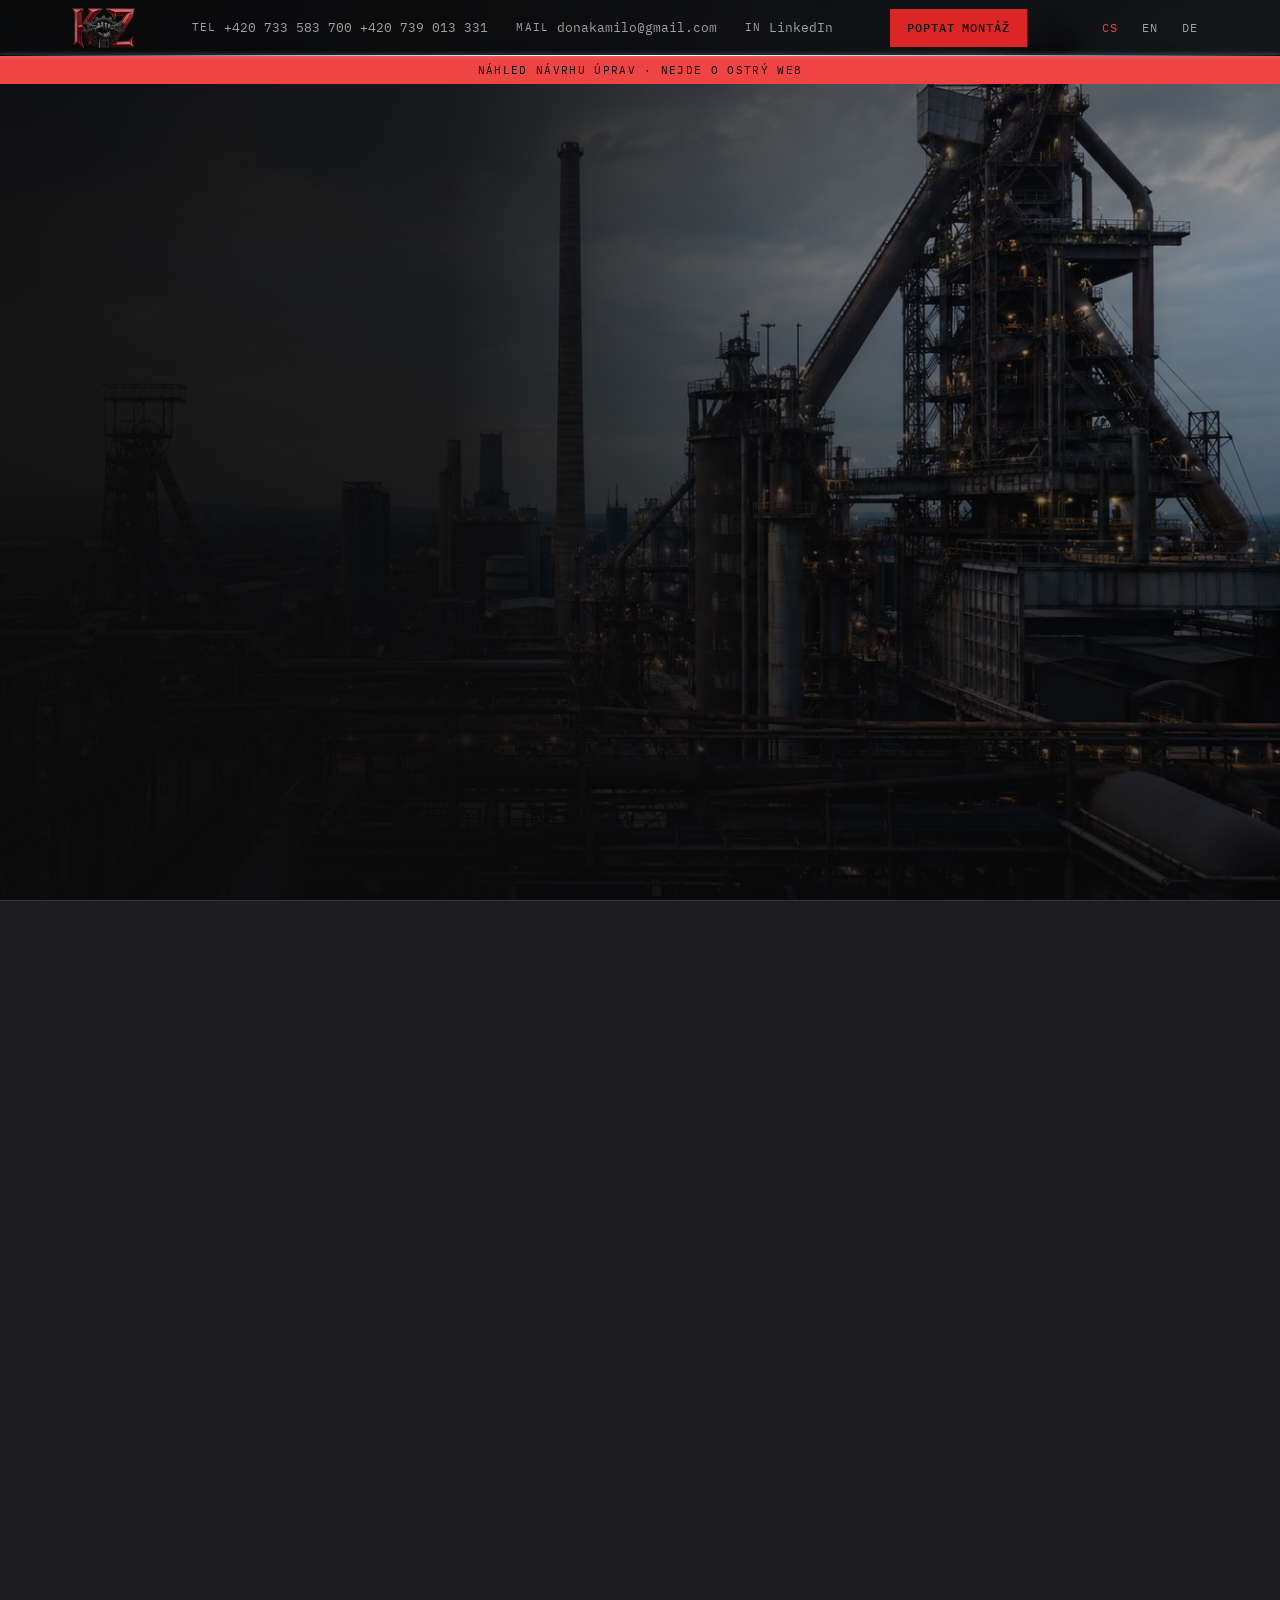
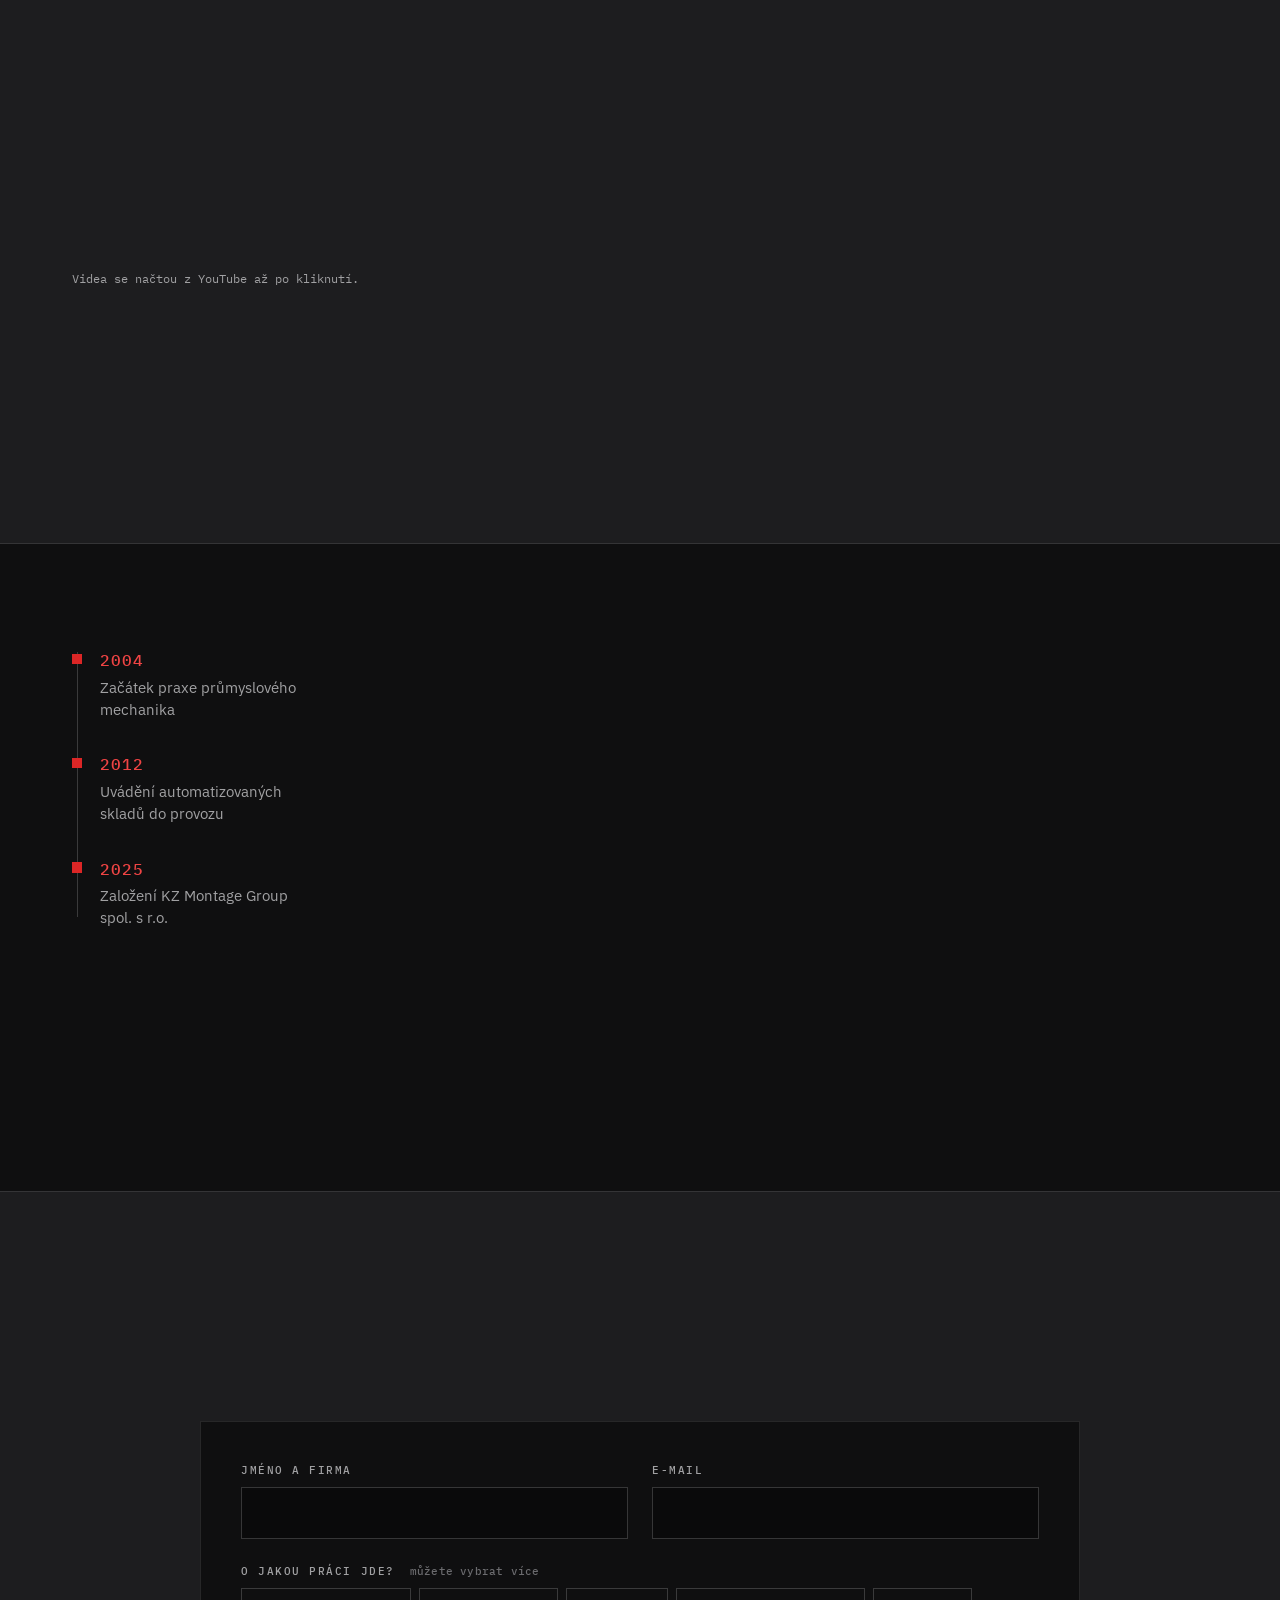
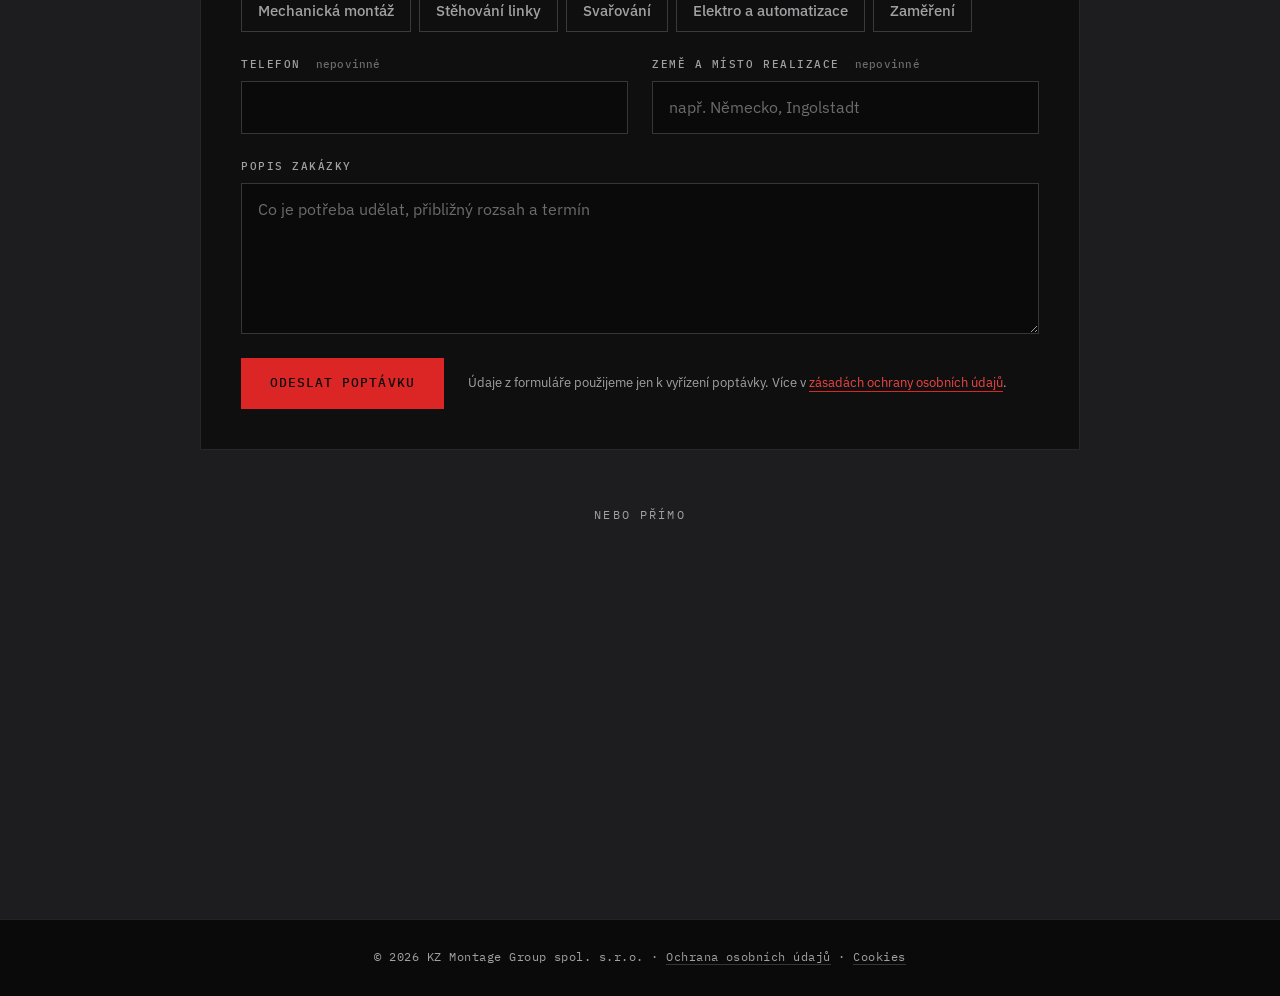
<file: index.html>
<!DOCTYPE html>
<html lang="cs">
<head>
  <meta charset="UTF-8">
  <meta name="robots" content="noindex, nofollow">
  <meta http-equiv="refresh" content="0;url=cs/">
  <title>KZ Montage Group — náhled</title>
</head>
<body>
  <a href="cs/">KZ Montage Group — náhled úprav</a>
</body>
</html>
</file>
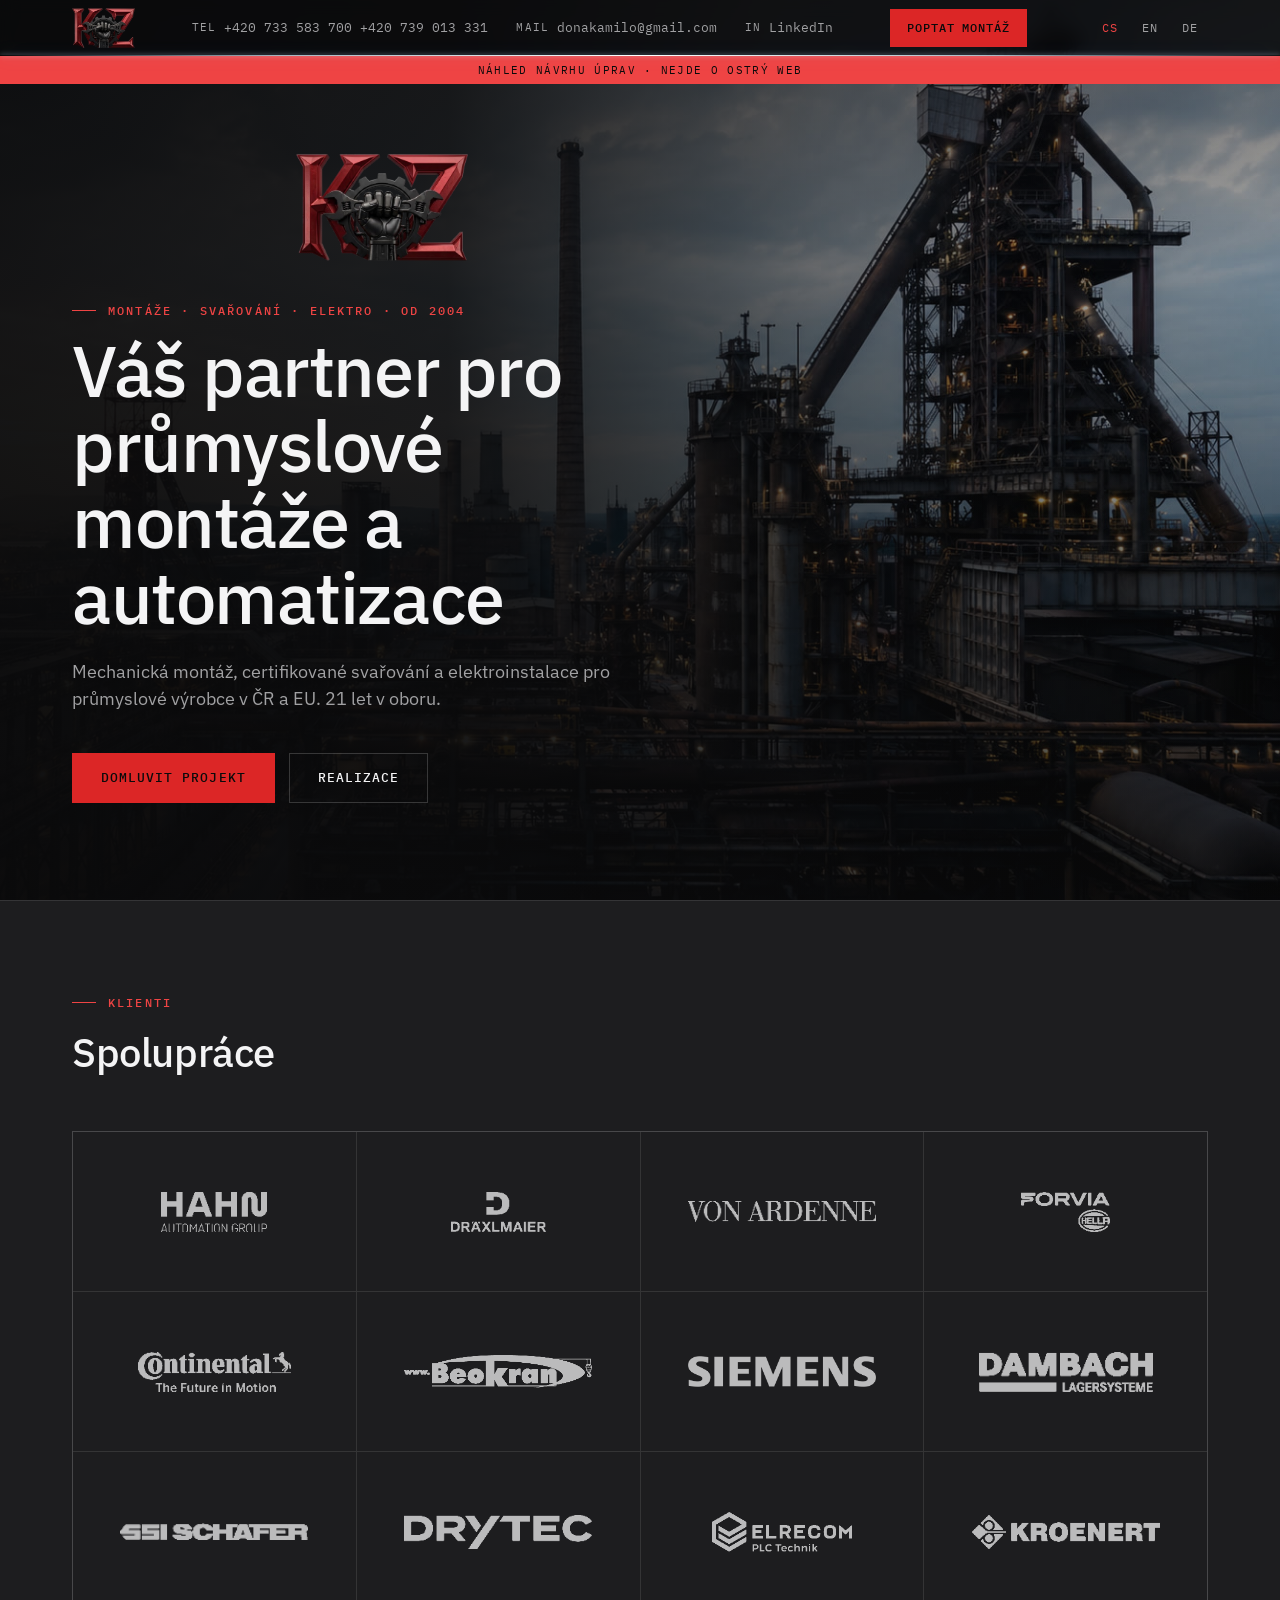
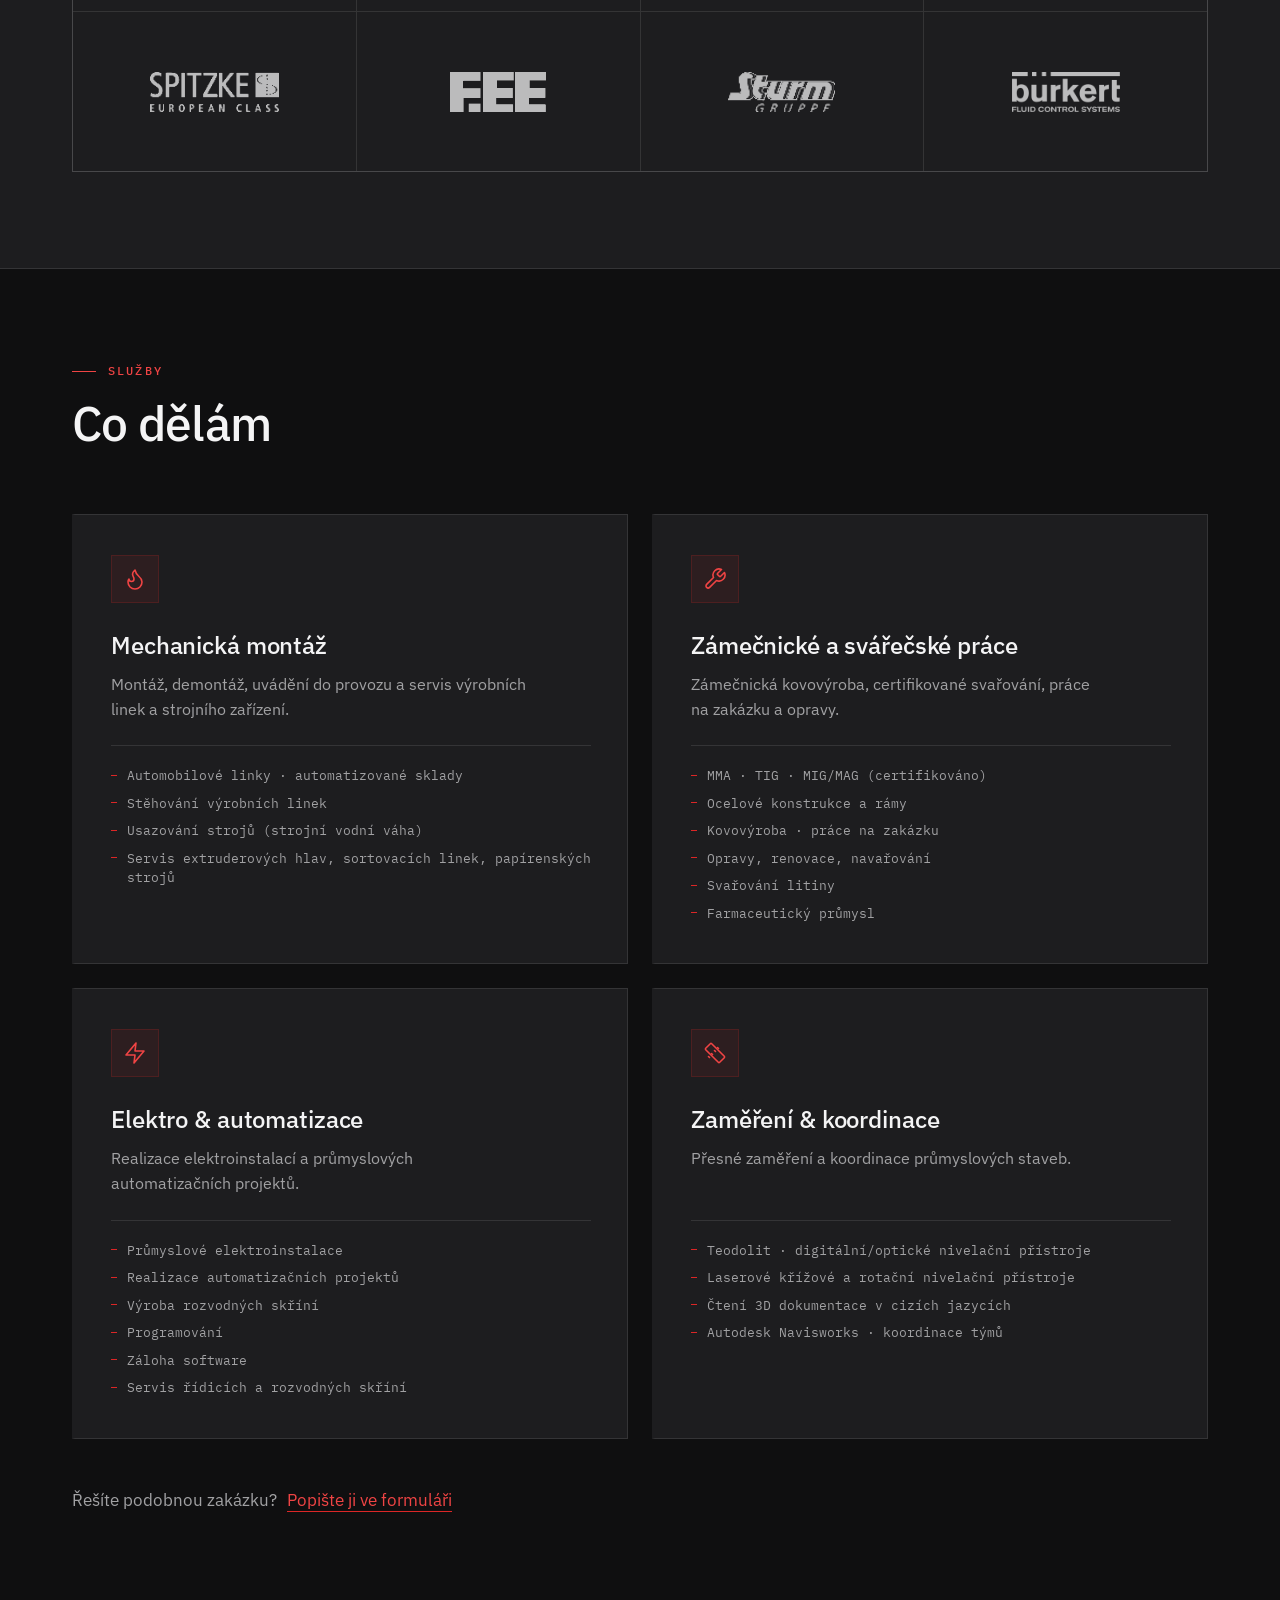
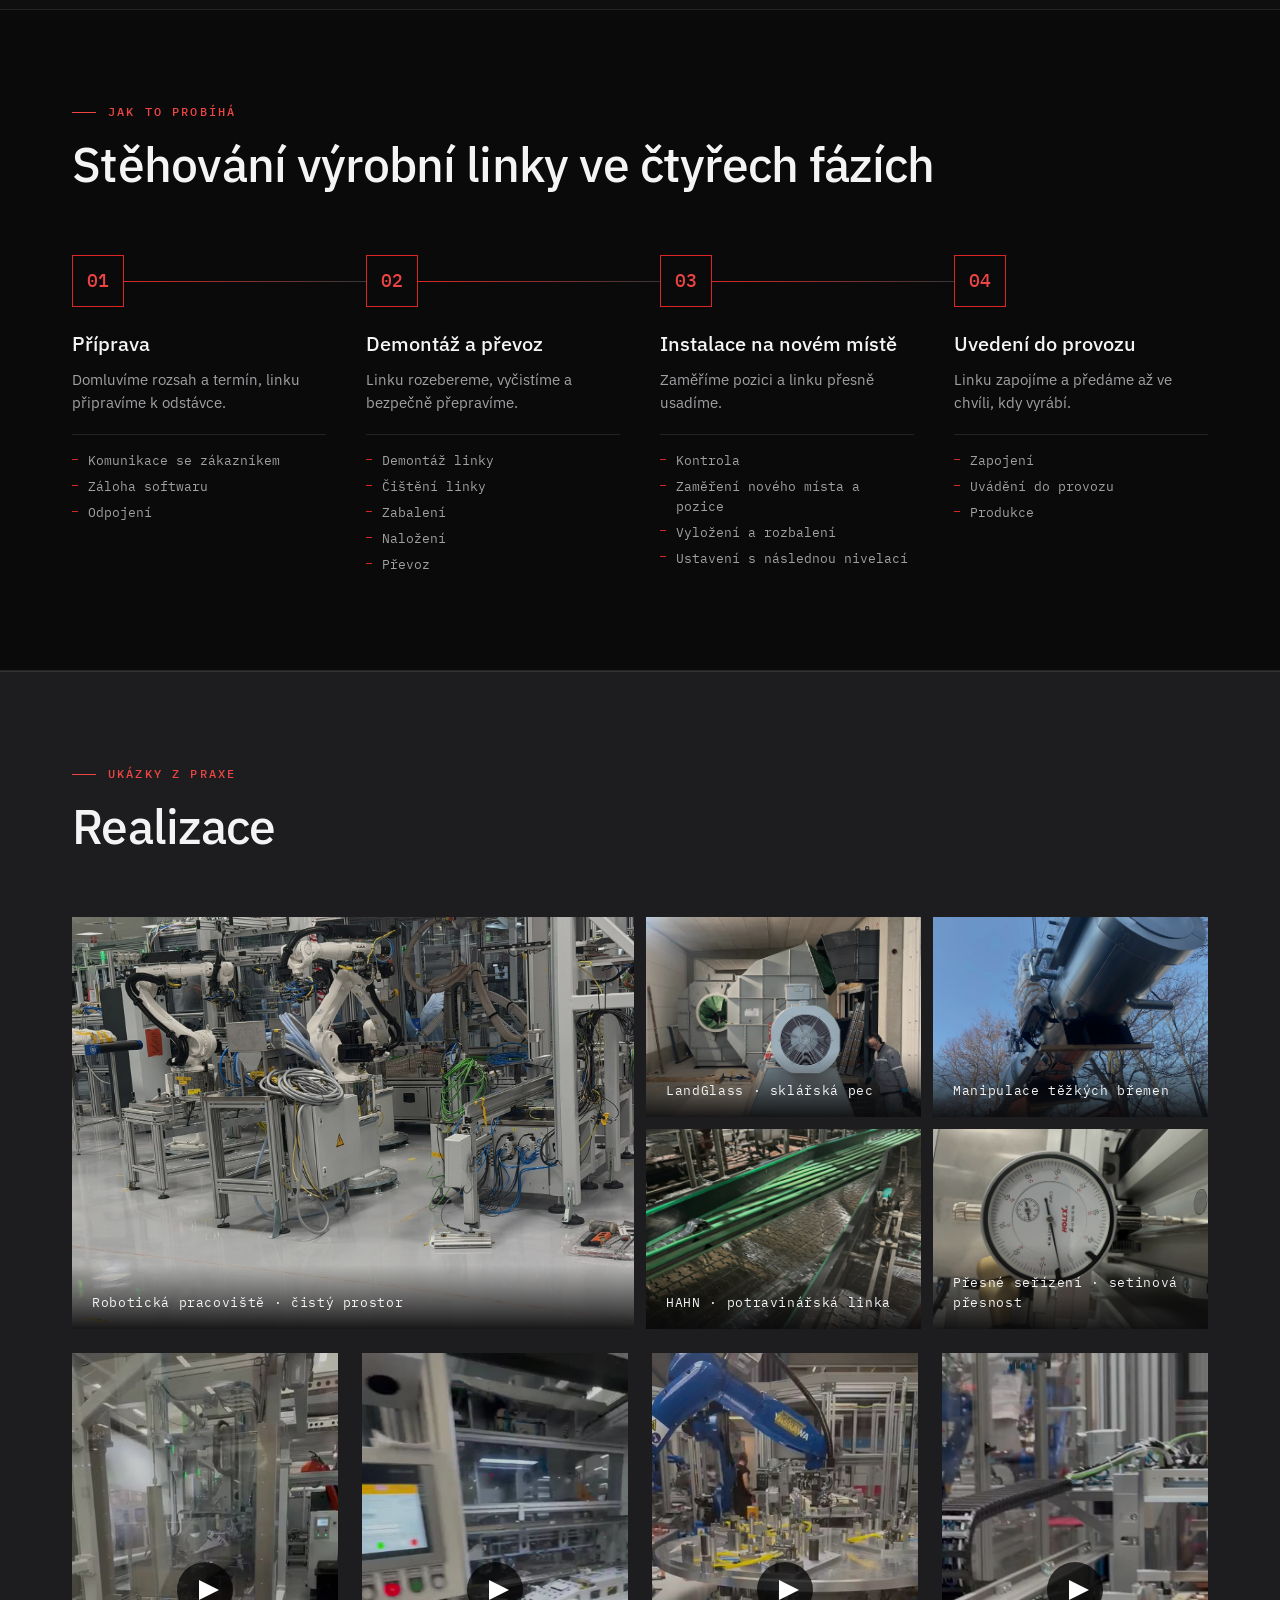
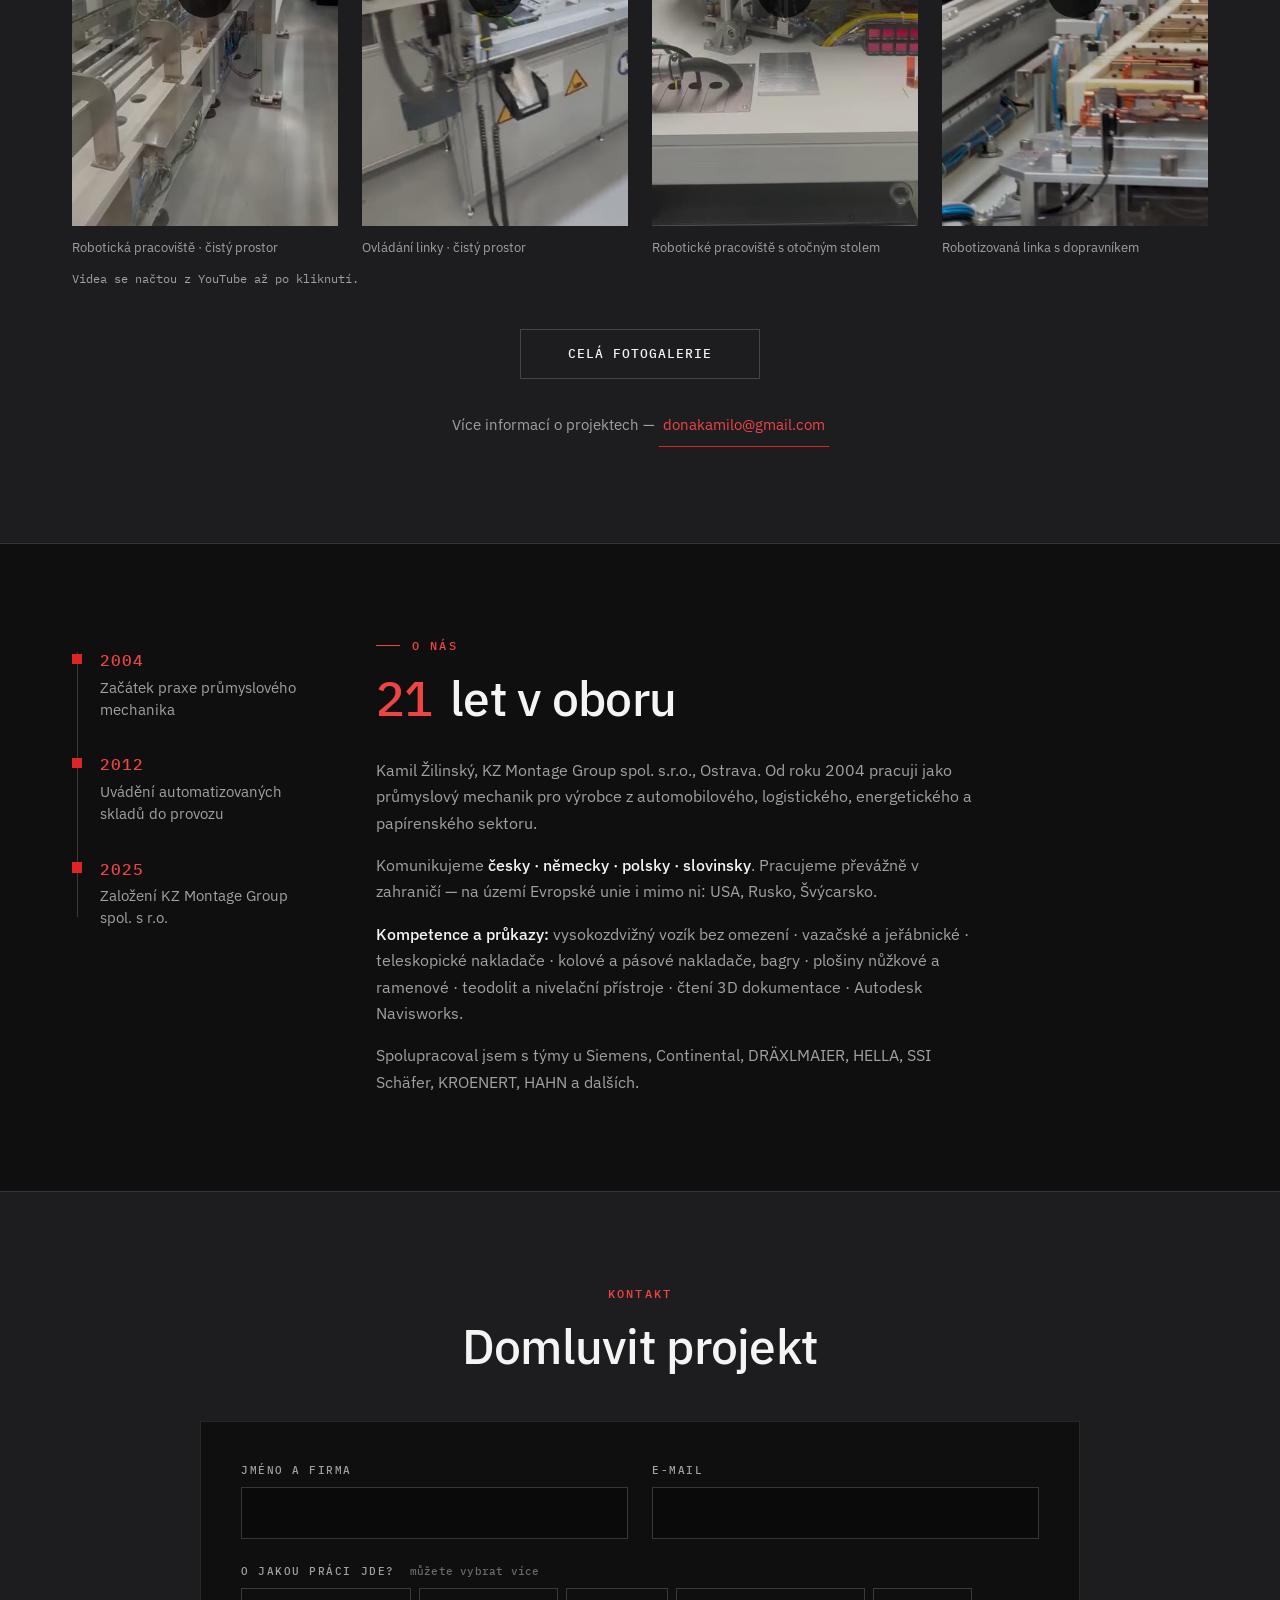
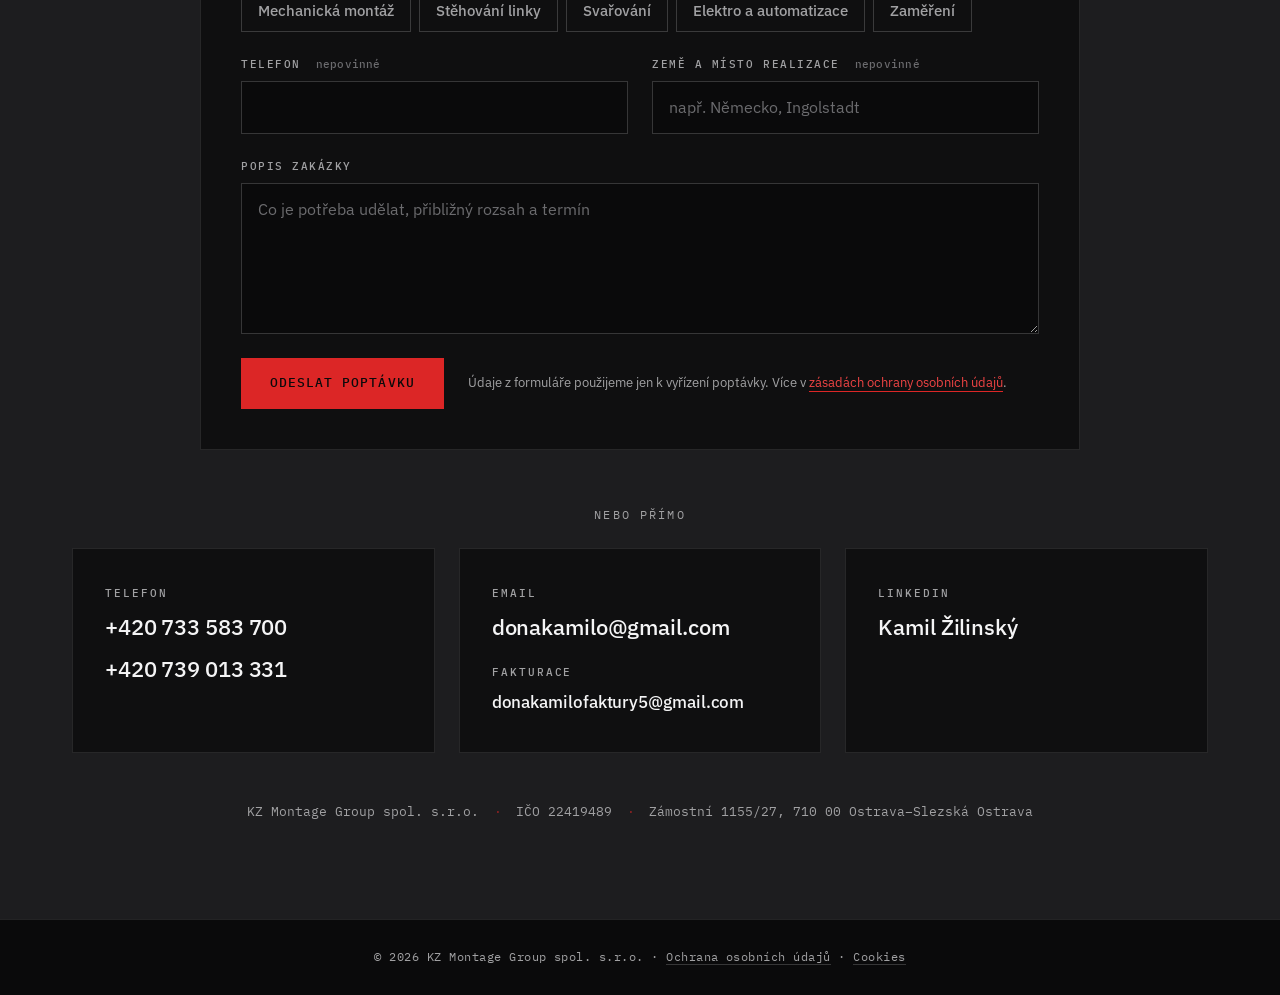
<file: cs/index.html>
<!DOCTYPE html>
<html lang="cs">
<head>
    <meta charset="UTF-8">
    <meta name="viewport" content="width=device-width, initial-scale=1.0">
    <title>KZ Montage Group — průmyslová montáž, svařování a elektro v Ostravě</title>
    <meta name="robots" content="noindex, nofollow">
    <meta name="description" content="Mechanická montáž, certifikované svařování (MMA, TIG, MIG/MAG) a elektroinstalace pro průmyslové výrobce. 21 let v oboru. Ostrava.">
    <meta name="theme-color" content="#0f0f10">

    <!-- Open Graph -->
    <meta property="og:type" content="website">
    <meta property="og:title" content="KZ Montage Group — průmyslová montáž, svařování a elektro">
    <meta property="og:description" content="Mechanická montáž, certifikované svařování a elektroinstalace pro průmyslové výrobce. 21 let v oboru.">
    <meta property="og:locale" content="cs_CZ">

    <link rel="stylesheet" href="../css/fonts.css">

    <link rel="stylesheet" href="../assets/vendor/aos.css">
    <link rel="stylesheet" href="../css/kzmontage.css">
    <link rel="stylesheet" href="../css/header-arc.css">
    <link rel="stylesheet" href="../css/video.css">
    <link rel="stylesheet" href="../css/rozsireni.css">



    <link rel="icon" href="../assets/favicon.svg" type="image/svg+xml">

    <!-- hreflang alternates -->
    
    <link rel="alternate" hreflang="cs" href="https://kzmontagegroup.eu/cs/">
    
    <link rel="alternate" hreflang="en" href="https://kzmontagegroup.eu/en/">
    
    <link rel="alternate" hreflang="de" href="https://kzmontagegroup.eu/de/">
    
    <link rel="alternate" hreflang="x-default" href="https://kzmontagegroup.eu/de/">

    <!-- JSON-LD: LocalBusiness -->
    <script type="application/ld+json">
    {
        "@context": "https://schema.org",
        "@type": "LocalBusiness",
        "name": "KZ Montage Group spol. s.r.o.",
        "description": "Průmyslová montáž, certifikované svařování a elektroinstalace pro průmyslové výrobce. 21 let v oboru.",
        "url": "https://kzmontagegroup.eu",
        "telephone": ["+420733583700", "+420739013331"],
        "email": "donakamilo@gmail.com",
        "address": {
            "@type": "PostalAddress",
            "streetAddress": "Zámostní 1155/27",
            "addressLocality": "Ostrava-Slezská Ostrava",
            "postalCode": "710 00",
            "addressCountry": "CZ"
        },
        "areaServed": ["CZ", "DE", "PL", "SI"],
        "founder": {
            "@type": "Person",
            "name": "Kamil Žilinský"
        },
        "identifier": "22419489"
    }
    </script>

    <!-- Language switcher: minimal inline styles (not added to CSS files) -->
    <style>
        .lang-switch { display: flex; gap: .25rem; align-items: center; margin-left: .5rem; flex: 0 0 auto; }
        .lang-switch__item { display: inline-flex; align-items: center; justify-content: center;
            min-width: 36px; min-height: 44px;            /* WCAG 2.5.5 tap target — was 26x22 */
            font-family: var(--font-mono); font-size: .75rem; letter-spacing: .06em; /* 12px — was 11px */
            color: var(--text-mute); text-decoration: none; padding: 0 .35rem; border-radius: 2px;
            touch-action: manipulation; }
        .lang-switch__item--active { color: var(--accent-strong); }
        .lang-switch__item:hover { color: var(--text); }
    </style>
</head>
<body>

    <a href="#main" class="sr-only">Přeskočit na obsah</a>

    <!-- ====================================================== -->
    <!-- TOP BAR                                                 -->
    <!-- ====================================================== -->
    <header class="topbar">
        <div class="topbar__inner">
            <a href="../cs/index.html" class="topbar__brand" aria-label="KZ Montage Group">
                <img class="topbar__brand-logo" src="../assets/kzlogo/KZ_bback.png" alt="KZ Montage Group">
            </a>
            <nav class="topbar__contact" aria-label="Kontaktní informace">
                <div class="topbar__link topbar__phones">
                    <span class="topbar__label">tel</span>
                    <a class="topbar__phone" href="tel:+420733583700">+420 733 583 700</a>
                    <a class="topbar__phone topbar__phone--secondary" href="tel:+420739013331">+420 739 013 331</a>
                </div>
                <a class="topbar__link" href="mailto:donakamilo@gmail.com">
                    <span class="topbar__label">mail</span>
                    <span class="topbar__value">donakamilo@gmail.com</span>
                </a>
                <a class="topbar__link" href="https://www.linkedin.com/in/kamil-%C5%BEilinsk%C3%BD-96216a2bb/" target="_blank" rel="noopener">
                    <span class="topbar__label">in</span>
                    <span class="topbar__value">LinkedIn</span>
                </a>
            </nav>
            <a href="#poptavka" class="btn btn--primary topbar__cta">Poptat montáž</a>
            <nav class="lang-switch" aria-label="Language / Sprache / Jazyk">
                
                <a href="../cs/index.html"
                   hreflang="cs"
                   class="lang-switch__item lang-switch__item--active">CS</a>
                
                <a href="https://www.kzmontagegroup.eu/en/" target="_blank" rel="noopener"
                   hreflang="en"
                   class="lang-switch__item">EN</a>
                
                <a href="https://www.kzmontagegroup.eu/de/" target="_blank" rel="noopener"
                   hreflang="de"
                   class="lang-switch__item">DE</a>
                
            </nav>
        </div>
    </header>

    <main id="main">

    <!-- ====================================================== -->
    <!-- 2. HERO                                                 -->
    <!-- ====================================================== -->
    <section class="hero" id="hero">
        <div class="hero__media" aria-hidden="true">
            <img src="../assets/hero/hero.jpg" alt="" loading="eager" decoding="async">
        </div>
        <div class="hero__overlay"></div>
        <div class="hero__inner">
            <div class="hero__content">
                <img class="hero__logo" src="../assets/kzlogo/KZ_bback.png" alt="" aria-hidden="true" loading="eager" data-aos="fade-up" data-aos-delay="0">
                <p class="eyebrow eyebrow--accent" data-aos="fade-up" data-aos-delay="50">Montáže · Svařování · Elektro · od 2004</p>
                <h1 class="hero__title" data-aos="fade-up" data-aos-delay="100">Váš partner pro průmyslové montáže a automatizace</h1>
                <p class="hero__sub" data-aos="fade-up" data-aos-delay="200">Mechanická montáž, certifikované svařování a elektroinstalace pro průmyslové výrobce v ČR a EU. 21 let v oboru.</p>
                <div class="hero__cta" data-aos="fade-up" data-aos-delay="300">
                    <a href="#contact" class="btn btn--primary">Domluvit projekt</a>
                    <a href="#realizace" class="btn btn--ghost">Realizace</a>
                </div>
            </div>
        </div>
    </section>

    <!-- ====================================================== -->
    <!-- 3. LOGO WALL                                            -->
    <!-- ====================================================== -->
    <section class="logos" id="klienti" aria-labelledby="logos-heading">
        <div class="container">
            <p class="eyebrow eyebrow--accent" data-aos="fade-up">Klienti</p>
            <h2 id="logos-heading" class="logos__heading" data-aos="fade-up" data-aos-delay="80">Spolupráce</h2>
            <ul class="logos__grid" data-aos="fade-up" data-aos-delay="160">
                <li class="logos__item"><img src="../assets/logos/mono/hahn.png" alt="HAHN Automation Group" loading="lazy"></li>
                <li class="logos__item"><img src="../assets/logos/mono/draexlmaier.png" alt="DRÄXLMAIER" loading="lazy"></li>
                <li class="logos__item"><img src="../assets/logos/mono/vonardenne.png" alt="VON ARDENNE" loading="lazy"></li>
                <li class="logos__item"><img src="../assets/logos/mono/hella.png" alt="HELLA" loading="lazy"></li>
                <li class="logos__item"><img src="../assets/logos/mono/continental.png" alt="Continental" loading="lazy"></li>
                <li class="logos__item"><img src="../assets/logos/mono/beokran.png" alt="BEO Kran" loading="lazy"></li>
                <li class="logos__item"><img src="../assets/logos/mono/siemens.png" alt="Siemens" loading="lazy"></li>
                <li class="logos__item"><img src="../assets/logos/mono/dambach.png" alt="DAMBACH Lagersysteme" loading="lazy"></li>
                <li class="logos__item"><img src="../assets/logos/mono/ssi-schaefer.png" alt="SSI Schäfer" loading="lazy"></li>
                <li class="logos__item"><img src="../assets/logos/mono/drytec.png" alt="Drytec" loading="lazy"></li>
                <li class="logos__item"><img src="../assets/logos/mono/elrecom.png" alt="Elrecom" loading="lazy"></li>
                <li class="logos__item"><img src="../assets/logos/mono/kroenert.png" alt="KROENERT" loading="lazy"></li>
                <li class="logos__item"><img src="../assets/logos/mono/spitzke.png" alt="SPITZKE" loading="lazy"></li>
                <li class="logos__item"><img src="../assets/logos/mono/fee.png" alt="F.EE" loading="lazy"></li>
                <li class="logos__item"><img src="../assets/logos/mono/sturm.png" alt="STURM Gruppe" loading="lazy"></li>
                <li class="logos__item"><img src="../assets/logos/mono/burkert.png" alt="Bürkert" loading="lazy"></li>
            </ul>
        </div>
    </section>

    <!-- ====================================================== -->
    <!-- 4. SERVICES                                             -->
    <!-- ====================================================== -->
    <section class="services" id="sluzby" aria-labelledby="services-heading">
        <div class="container">
            <header class="section-head">
                <p class="eyebrow eyebrow--accent" data-aos="fade-up">Služby</p>
                <h2 id="services-heading" class="section-head__title" data-aos="fade-up" data-aos-delay="80">Co dělám</h2>
            </header>

            <div class="services__grid">
                <article class="service-card" data-aos="fade-up">
                    <div class="service-card__icon" aria-hidden="true">
                        <svg viewBox="0 0 24 24" fill="none" stroke="currentColor" stroke-width="1.6" stroke-linecap="round" stroke-linejoin="round"><path d="M8.5 14.5A2.5 2.5 0 0 0 11 12c0-1.38-.5-2-1-3-1.072-2.143-.224-4.054 2-6 .5 2.5 2 4.9 4 6.5 2 1.6 3 3.5 3 5.5a7 7 0 1 1-14 0c0-1.153.433-2.294 1-3a2.5 2.5 0 0 0 2.5 2.5z"/></svg>
                    </div>
                    <h3 class="service-card__title">Mechanická montáž</h3>
                    <p class="service-card__lede">Montáž, demontáž, uvádění do provozu a servis výrobních linek a strojního zařízení.</p>
                    <ul class="service-card__specs">
                        <li>Automobilové linky · automatizované sklady</li>
                        <li>Stěhování výrobních linek</li>
                        <li>Usazování strojů (strojní vodní váha)</li>
                        <li>Servis extruderových hlav, sortovacích linek, papírenských strojů</li>
                    </ul>
                </article>

                <article class="service-card" data-aos="fade-up" data-aos-delay="80">
                    <div class="service-card__icon" aria-hidden="true">
                        <svg viewBox="0 0 24 24" fill="none" stroke="currentColor" stroke-width="1.6" stroke-linecap="round" stroke-linejoin="round"><path d="M14.7 6.3a1 1 0 0 0 0 1.4l1.6 1.6a1 1 0 0 0 1.4 0l3.77-3.77a6 6 0 0 1-7.94 7.94l-6.91 6.91a2.12 2.12 0 0 1-3-3l6.91-6.91a6 6 0 0 1 7.94-7.94l-3.76 3.76z"/></svg>
                    </div>
                    <h3 class="service-card__title">Zámečnické a svářečské práce</h3>
                    <p class="service-card__lede">Zámečnická kovovýroba, certifikované svařování, práce na zakázku a opravy.</p>
                    <ul class="service-card__specs">
                        <li>MMA · TIG · MIG/MAG (certifikováno)</li>
                        <li>Ocelové konstrukce a rámy</li>
                        <li>Kovovýroba · práce na zakázku</li>
                        <li>Opravy, renovace, navařování</li>
                        <li>Svařování litiny</li>
                        <li>Farmaceutický průmysl</li>
                    </ul>
                </article>

                <article class="service-card" data-aos="fade-up" data-aos-delay="160">
                    <div class="service-card__icon" aria-hidden="true">
                        <svg viewBox="0 0 24 24" fill="none" stroke="currentColor" stroke-width="1.6" stroke-linecap="round" stroke-linejoin="round"><polyline points="13 2 3 14 12 14 11 22 21 10 12 10 13 2"/></svg>
                    </div>
                    <h3 class="service-card__title">Elektro &amp; automatizace</h3>
                    <p class="service-card__lede">Realizace elektroinstalací a průmyslových automatizačních projektů.</p>
                    <ul class="service-card__specs">
                        <li>Průmyslové elektroinstalace</li>
                        <li>Realizace automatizačních projektů</li>
                        <li>Výroba rozvodných skříní</li>
                        <li>Programování</li>
                        <li>Záloha software</li>
                        <li>Servis řídicích a rozvodných skříní</li>
                    </ul>
                </article>

                <article class="service-card" data-aos="fade-up" data-aos-delay="240">
                    <div class="service-card__icon" aria-hidden="true">
                        <svg viewBox="0 0 24 24" fill="none" stroke="currentColor" stroke-width="1.6" stroke-linecap="round" stroke-linejoin="round"><path d="M21.3 15.3 8.7 2.7a1 1 0 0 0-1.4 0L2.7 7.3a1 1 0 0 0 0 1.4l12.6 12.6a1 1 0 0 0 1.4 0l4.6-4.6a1 1 0 0 0 0-1.4z"/><path d="M14.5 6.5l1 1"/><path d="M11.5 9.5l1 1"/><path d="M8.5 12.5l1 1"/><path d="M5.5 15.5l1 1"/></svg>
                    </div>
                    <h3 class="service-card__title">Zaměření &amp; koordinace</h3>
                    <p class="service-card__lede">Přesné zaměření a koordinace průmyslových staveb.</p>
                    <ul class="service-card__specs">
                        <li>Teodolit · digitální/optické nivelační přístroje</li>
                        <li>Laserové křížové a rotační nivelační přístroje</li>
                        <li>Čtení 3D dokumentace v cizích jazycích</li>
                        <li>Autodesk Navisworks · koordinace týmů</li>
                    </ul>
                </article>
            </div>

            <!-- Výzva tam, kde sa návštevník rozhoduje: práve dočítal, čo robíme -->
            <p class="section-cta" data-aos="fade-up">
                Řešíte podobnou zakázku?
                <a href="#poptavka">Popište ji ve formuláři</a>
            </p>
        </div>
    </section>

    <!-- ====================================================== -->
    <!-- 4b. PROCESS                                             -->
    <!-- ====================================================== -->
    <section class="process" id="jak-to-probihá" aria-labelledby="process-heading">
        <div class="container">
            <header class="section-head">
                <p class="eyebrow eyebrow--accent" data-aos="fade-up">Jak to probíhá</p>
                <h2 id="process-heading" class="section-head__title" data-aos="fade-up" data-aos-delay="80">Stěhování výrobní linky ve čtyřech fázích</h2>
            </header>
            <!-- Pôvodných 15 krokov zoskupených do 4 fáz. Kroky ostali doslovne, pribudli len názvy fáz a jedna veta k nim. -->
            <ol class="faze" data-aos="fade-up" data-aos-delay="160">
                <li class="faze__item">
                    <span class="faze__num">01</span>
                    <h3 class="faze__title">Příprava</h3>
                    <p class="faze__lede">Domluvíme rozsah a termín, linku připravíme k odstávce.</p>
                    <ul class="faze__steps">
                        <li>Komunikace se zákazníkem</li>
                        <li>Záloha softwaru</li>
                        <li>Odpojení</li>
                    </ul>
                </li>
                <li class="faze__item">
                    <span class="faze__num">02</span>
                    <h3 class="faze__title">Demontáž a převoz</h3>
                    <p class="faze__lede">Linku rozebereme, vyčistíme a bezpečně přepravíme.</p>
                    <ul class="faze__steps">
                        <li>Demontáž linky</li>
                        <li>Čištění linky</li>
                        <li>Zabalení</li>
                        <li>Naložení</li>
                        <li>Převoz</li>
                    </ul>
                </li>
                <li class="faze__item">
                    <span class="faze__num">03</span>
                    <h3 class="faze__title">Instalace na novém místě</h3>
                    <p class="faze__lede">Zaměříme pozici a linku přesně usadíme.</p>
                    <ul class="faze__steps">
                        <li>Kontrola</li>
                        <li>Zaměření nového místa a pozice</li>
                        <li>Vyložení a rozbalení</li>
                        <li>Ustavení s následnou nivelací</li>
                    </ul>
                </li>
                <li class="faze__item">
                    <span class="faze__num">04</span>
                    <h3 class="faze__title">Uvedení do provozu</h3>
                    <p class="faze__lede">Linku zapojíme a předáme až ve chvíli, kdy vyrábí.</p>
                    <ul class="faze__steps">
                        <li>Zapojení</li>
                        <li>Uvádění do provozu</li>
                        <li>Produkce</li>
                    </ul>
                </li>
            </ol>
        </div>
    </section>

    <!-- ====================================================== -->
    <!-- 5. REALIZACE                                            -->
    <!-- ====================================================== -->
    <section class="realizace" id="realizace" aria-labelledby="realizace-heading">
        <div class="container">
            <header class="section-head">
                <p class="eyebrow eyebrow--accent" data-aos="fade-up">Ukázky z praxe</p>
                <h2 id="realizace-heading" class="section-head__title" data-aos="fade-up" data-aos-delay="80">Realizace</h2>
            </header>

            <!-- Výber z galérie. Mriežka .realizace__grid bola v CSS pripravená od autora webu, len nebola použitá. -->
            <div class="realizace__grid" data-aos="fade-up">
                <figure class="realizace__tile realizace__tile--wide">
                    <img src="../assets/galerie/_firma-map/cisty-prostor-1.jpg" alt="Robotická montážní pracoviště v čistém prostoru" loading="lazy" width="1600" height="1200">
                    <figcaption class="realizace__caption">Robotická pracoviště · čistý prostor</figcaption>
                </figure>
                <figure class="realizace__tile">
                    <img src="../assets/galerie/_firma-map/landglass-1.jpg" alt="Montáž průmyslové sklářské pece · LandGlass" loading="lazy" width="1200" height="1600">
                    <figcaption class="realizace__caption">LandGlass · sklářská pec</figcaption>
                </figure>
                <figure class="realizace__tile">
                    <img src="../assets/galerie/_firma-map/manipulace-tezkych-bremen-1.jpg" alt="Manipulace těžkých průmyslových břemen jeřábem" loading="lazy" width="1200" height="1600">
                    <figcaption class="realizace__caption">Manipulace těžkých břemen</figcaption>
                </figure>
                <figure class="realizace__tile">
                    <img src="../assets/galerie/_firma-map/hahn-potravinarsky-1.jpg" alt="Průmyslová montáž linky potravinářského průmyslu" loading="lazy" width="1200" height="1600">
                    <figcaption class="realizace__caption">HAHN · potravinářská linka</figcaption>
                </figure>
                <figure class="realizace__tile">
                    <img src="../assets/galerie/_firma-map/presne-serizeni.jpg" alt="Přesné seřízení modulu pomocí číselníkového úchylkoměru" loading="lazy" width="1200" height="1600">
                    <figcaption class="realizace__caption">Přesné seřízení · setinová přesnost</figcaption>
                </figure>
            </div>

            <!-- Videá od klienta z 19. 10. 2026, na výšku. Staré videá (HAHN, HOMAG) sú v galérii. -->
            <div class="realizace__videos realizace__videos--vertical">
                <div class="video-card" data-aos="fade-up">
                    <div class="video-facade-wrap video-facade-wrap--vertical">
                        <button class="video-facade" type="button" data-vid="FwyLXFy2JeY" aria-label="Přehrát video: Robotická pracoviště · čistý prostor">
                            <img class="video-facade__poster" src="../assets/video/FwyLXFy2JeY.jpg" alt="" loading="lazy" width="360" height="640">
                            <span class="video-facade__play" aria-hidden="true"><svg width="56" height="56" viewBox="0 0 56 56" fill="none" xmlns="http://www.w3.org/2000/svg"><circle cx="28" cy="28" r="28" fill="rgba(0,0,0,0.72)"/><path d="M22 18L42 28L22 38V18Z" fill="white"/></svg></span>
                        </button>
                    </div>
                    <p class="video-card__caption">Robotická pracoviště · čistý prostor</p>
                </div>
                <div class="video-card" data-aos="fade-up" data-aos-delay="80">
                    <div class="video-facade-wrap video-facade-wrap--vertical">
                        <button class="video-facade" type="button" data-vid="oSZ2hvQrCBE" aria-label="Přehrát video: Ovládání linky · čistý prostor">
                            <img class="video-facade__poster" src="../assets/video/oSZ2hvQrCBE.jpg" alt="" loading="lazy" width="360" height="640">
                            <span class="video-facade__play" aria-hidden="true"><svg width="56" height="56" viewBox="0 0 56 56" fill="none" xmlns="http://www.w3.org/2000/svg"><circle cx="28" cy="28" r="28" fill="rgba(0,0,0,0.72)"/><path d="M22 18L42 28L22 38V18Z" fill="white"/></svg></span>
                        </button>
                    </div>
                    <p class="video-card__caption">Ovládání linky · čistý prostor</p>
                </div>
                <div class="video-card" data-aos="fade-up" data-aos-delay="160">
                    <div class="video-facade-wrap video-facade-wrap--vertical">
                        <button class="video-facade" type="button" data-vid="loKaiTkJnqM" aria-label="Přehrát video: Robotické pracoviště s otočným stolem">
                            <img class="video-facade__poster" src="../assets/video/loKaiTkJnqM.jpg" alt="" loading="lazy" width="360" height="640">
                            <span class="video-facade__play" aria-hidden="true"><svg width="56" height="56" viewBox="0 0 56 56" fill="none" xmlns="http://www.w3.org/2000/svg"><circle cx="28" cy="28" r="28" fill="rgba(0,0,0,0.72)"/><path d="M22 18L42 28L22 38V18Z" fill="white"/></svg></span>
                        </button>
                    </div>
                    <p class="video-card__caption">Robotické pracoviště s otočným stolem</p>
                </div>
                <div class="video-card" data-aos="fade-up" data-aos-delay="240">
                    <div class="video-facade-wrap video-facade-wrap--vertical">
                        <button class="video-facade" type="button" data-vid="NbvBleF66z4" aria-label="Přehrát video: Robotizovaná linka s dopravníkem">
                            <img class="video-facade__poster" src="../assets/video/NbvBleF66z4.jpg" alt="" loading="lazy" width="360" height="640">
                            <span class="video-facade__play" aria-hidden="true"><svg width="56" height="56" viewBox="0 0 56 56" fill="none" xmlns="http://www.w3.org/2000/svg"><circle cx="28" cy="28" r="28" fill="rgba(0,0,0,0.72)"/><path d="M22 18L42 28L22 38V18Z" fill="white"/></svg></span>
                        </button>
                    </div>
                    <p class="video-card__caption">Robotizovaná linka s dopravníkem</p>
                </div>
            </div>
            <p class="realizace__video-note">Videa se načtou z YouTube až po kliknutí.</p>

            <p class="realizace__more" data-aos="fade-up">
                <a href="../cs/galerie/index.html" class="btn btn--ghost">Celá fotogalerie</a>
            </p>

            <p class="realizace__cta" data-aos="fade-up" data-aos-delay="80">
                Více informací o projektech &mdash;
                <a href="mailto:donakamilo@gmail.com">donakamilo@gmail.com</a>
            </p>
        </div>
    </section>

    <!-- ====================================================== -->
    <!-- 5b. REFERENCE                                           -->
    <!-- ====================================================== -->
    <!-- NÁHĽAD: miesta pre vyjadrenia. Plní sa len skutočnými citátmi s menom a súhlasom, nikdy nie vymyslenými. -->
    <!-- REFERENCIE: skryté do nasadenia 23. 10. 2026, kým Kamil nedodá vyjadrenia klientov.
         Zapnúť = odstrániť tento komentár aj uzatvárací riadok pod sekciou a vyplniť karty.
    <section class="reference" id="reference" aria-labelledby="reference-heading">
        <div class="container">
            <header class="section-head">
                <p class="eyebrow eyebrow--accent" data-aos="fade-up">Reference</p>
                <h2 id="reference-heading" class="section-head__title" data-aos="fade-up" data-aos-delay="80">Co říkají klienti</h2>
            </header>
            <div class="reference__grid" data-aos="fade-up" data-aos-delay="160">
                <figure class="reference__card reference__card--placeholder">
                    <blockquote>Místo pro vyjádření klienta. Pár vět o tom, jak montáž proběhla a proč by spolupráci doporučil.</blockquote>
                    <figcaption><strong>Jméno Příjmení</strong> · funkce · firma</figcaption>
                </figure>
                <figure class="reference__card reference__card--placeholder">
                    <blockquote>Místo pro vyjádření klienta. Nejsilnější je konkrétní výsledek: termín, rozsah, co se povedlo.</blockquote>
                    <figcaption><strong>Jméno Příjmení</strong> · funkce · firma</figcaption>
                </figure>
                <figure class="reference__card reference__card--placeholder">
                    <blockquote>Místo pro referenční list. Lze zobrazit i jako odkaz na naskenovaný dokument.</blockquote>
                    <figcaption><strong>Referenční list</strong> · firma · rok</figcaption>
                </figure>
            </div>
        </div>
    </section>
    KONIEC SKRYTÝCH REFERENCIÍ -->

    <!-- ====================================================== -->
    <!-- 6. ABOUT                                                -->
    <!-- ====================================================== -->
    <section class="about" id="o-mne" aria-labelledby="about-heading">
        <div class="container about__inner">
            <!-- Míľniky s popisom. 2025 podľa obchodného registra (ARES: vznik 3. 1. 2025).
                 2012 potvrdil klient e-mailom 19. 10. 2026 (pôvodne sme sa pýtali na 2014). -->
            <ol class="milniky" aria-label="Milníky">
                <li class="milniky__item">
                    <span class="milniky__year">2004</span>
                    <span class="milniky__text">Začátek praxe průmyslového mechanika</span>
                </li>
                <li class="milniky__item">
                    <span class="milniky__year">2012</span>
                    <span class="milniky__text">Uvádění automatizovaných skladů do provozu</span>
                </li>
                <li class="milniky__item">
                    <span class="milniky__year">2025</span>
                    <span class="milniky__text">Založení KZ Montage Group spol. s r.o.</span>
                </li>
            </ol>
            <div class="about__text">
                <p class="eyebrow eyebrow--accent" data-aos="fade-up">O nás</p>
                <h2 id="about-heading" class="about__heading" data-aos="fade-up" data-aos-delay="80">
                    <span class="about__count" data-count="21">21</span> let v oboru
                </h2>
                <div class="about__body">
                    <p data-aos="fade-up" data-aos-delay="160">Kamil Žilinský, KZ Montage Group spol. s.r.o., Ostrava. Od roku 2004 pracuji jako průmyslový mechanik pro výrobce z automobilového, logistického, energetického a papírenského sektoru.</p>
                    <p data-aos="fade-up" data-aos-delay="240">Komunikujeme <strong>česky · německy · polsky · slovinsky</strong>. Pracujeme převážně v zahraničí — na území Evropské unie i mimo ni: USA, Rusko, Švýcarsko.</p>
                    <p data-aos="fade-up" data-aos-delay="320"><strong>Kompetence a průkazy:</strong> vysokozdvižný vozík bez omezení · vazačské a jeřábnické · teleskopické nakladače · kolové a pásové nakladače, bagry · plošiny nůžkové a ramenové · teodolit a nivelační přístroje · čtení 3D dokumentace · Autodesk Navisworks.</p>
                    <p data-aos="fade-up" data-aos-delay="400">Spolupracoval jsem s týmy u Siemens, Continental, DRÄXLMAIER, HELLA, SSI Schäfer, KROENERT, HAHN a dalších.</p>
                </div>
            </div>
        </div>
    </section>

    <!-- ====================================================== -->
    <!-- 7. CONTACT                                              -->
    <!-- ====================================================== -->
    <section class="contact" id="contact" aria-labelledby="contact-heading">
        <div class="container">
            <header class="section-head section-head--center">
                <p class="eyebrow eyebrow--accent" data-aos="fade-up">Kontakt</p>
                <h2 id="contact-heading" class="section-head__title" data-aos="fade-up" data-aos-delay="80">Domluvit projekt</h2>
            </header>

            <!--
              Dopytový formulár. Odosiela na /poptavka.php, ten pošle e-mail Kamilovi.
              Náhľad (nastroje/nahled.mjs) pridá data-nahled: vtedy sa nič neodosiela, len sa ukáže potvrdenie.
              Pole "web" je pasca na roboty (honeypot): človek ho nevidí, robot ho vyplní a server takú správu zahodí.
            -->
            <form class="poptavka" id="poptavka" action="/poptavka.php" method="post" novalidate data-nahled>
                <div class="poptavka__row">
                    <div class="poptavka__field">
                        <label for="pp-jmeno">Jméno a firma</label>
                        <input id="pp-jmeno" name="jmeno" type="text" autocomplete="name" required maxlength="120">
                        <span class="poptavka__error" id="pp-jmeno-err">Vyplňte prosím jméno nebo firmu.</span>
                    </div>
                    <div class="poptavka__field">
                        <label for="pp-email">E-mail</label>
                        <input id="pp-email" name="email" type="email" autocomplete="email" required maxlength="160">
                        <span class="poptavka__error" id="pp-email-err">Zadejte e-mail ve tvaru jmeno@firma.cz.</span>
                    </div>
                </div>

                <fieldset class="poptavka__field poptavka__types">
                    <legend>O jakou práci jde? <span class="poptavka__opt">můžete vybrat více</span></legend>
                    <label class="chip"><input type="checkbox" name="typ[]" value="Mechanická montáž"><span>Mechanická montáž</span></label>
                    <label class="chip"><input type="checkbox" name="typ[]" value="Stěhování linky"><span>Stěhování linky</span></label>
                    <label class="chip"><input type="checkbox" name="typ[]" value="Svařování"><span>Svařování</span></label>
                    <label class="chip"><input type="checkbox" name="typ[]" value="Elektro a automatizace"><span>Elektro a automatizace</span></label>
                    <label class="chip"><input type="checkbox" name="typ[]" value="Zaměření"><span>Zaměření</span></label>
                </fieldset>

                <div class="poptavka__row">
                    <div class="poptavka__field">
                        <label for="pp-telefon">Telefon <span class="poptavka__opt">nepovinné</span></label>
                        <input id="pp-telefon" name="telefon" type="tel" autocomplete="tel" maxlength="40">
                    </div>
                    <div class="poptavka__field">
                        <label for="pp-misto">Země a místo realizace <span class="poptavka__opt">nepovinné</span></label>
                        <input id="pp-misto" name="misto" type="text" maxlength="120" placeholder="např. Německo, Ingolstadt">
                    </div>
                </div>

                <div class="poptavka__field">
                    <label for="pp-popis">Popis zakázky</label>
                    <textarea id="pp-popis" name="popis" rows="5" required maxlength="4000" placeholder="Co je potřeba udělat, přibližný rozsah a termín"></textarea>
                    <span class="poptavka__error" id="pp-popis-err">Popište prosím zakázku alespoň jednou větou.</span>
                </div>

                <div class="poptavka__hp" aria-hidden="true">
                    <label for="pp-web">Nevyplňujte</label>
                    <input id="pp-web" name="web" type="text" tabindex="-1" autocomplete="off">
                </div>

                <div class="poptavka__foot">
                    <button type="submit" class="btn btn--primary">Odeslat poptávku</button>
                    <p class="poptavka__legal">Údaje z formuláře použijeme jen k vyřízení poptávky. Více v <a href="../cs/ochrana-osobnich-udaju/index.html">zásadách ochrany osobních údajů</a>.</p>
                </div>

                <!-- Stav po odoslaní. Pri chybe ukážeme telefón a e-mail, aby sa dopyt nestratil. -->
                <div class="poptavka__status" role="status" aria-live="polite" hidden></div>
            </form>

            <p class="contact__or">Nebo přímo</p>

            <div class="contact__grid" data-aos="fade-up" data-aos-delay="160">
                <div class="contact__card contact__card--multi">
                    <span class="contact__label">Telefon</span>
                    <a class="contact__value" href="tel:+420733583700">+420 733 583 700</a>
                    <a class="contact__value" href="tel:+420739013331">+420 739 013 331</a>
                </div>
                <!-- Poptávky ostávajú na hlavnej adrese, faktúry na samostatnej (pokyn klienta 19. 10. 2026) -->
                <div class="contact__card contact__card--multi">
                    <span class="contact__label">Email</span>
                    <a class="contact__value" href="mailto:donakamilo@gmail.com">donakamilo@gmail.com</a>
                    <span class="contact__label">Fakturace</span>
                    <a class="contact__value contact__value--long" href="mailto:donakamilofaktury5@gmail.com">donakamilofaktury5<wbr>@gmail.com</a>
                </div>
                <a class="contact__card" href="https://www.linkedin.com/in/kamil-%C5%BEilinsk%C3%BD-96216a2bb/" target="_blank" rel="noopener">
                    <span class="contact__label">LinkedIn</span>
                    <span class="contact__value">Kamil Žilinský</span>
                </a>
            </div>

            <p class="contact__legal" data-aos="fade-up" data-aos-delay="240">
                KZ Montage Group spol. s.r.o.
                <span class="contact__sep">·</span>
                IČO 22419489
                <span class="contact__sep">·</span>
                Zámostní 1155/27, 710 00 Ostrava–Slezská Ostrava
            </p>
        </div>
    </section>

</main>



    <!-- ====================================================== -->
    <!-- FOOTER                                                  -->
    <!-- ====================================================== -->
    <footer class="footer">
        <div class="container footer__inner">
            <span class="footer__copy">© 2026 KZ Montage Group spol. s.r.o. · <a href="../cs/ochrana-osobnich-udaju/index.html">Ochrana osobních údajů</a> · <a href="../cs/ochrana-osobnich-udaju/index.html#cookies">Cookies</a></span>
        </div>
    </footer>

    <!-- Na mobile sa tlačidlo v hlavičke nezmestí, preto lišta dole. Ukáže sa až po prvej obrazovke a skryje sa pri formulári.
         Musí byť PRED skriptami: poptavka.js ju hľadá hneď pri načítaní. -->
    <a href="#poptavka" class="cta-float btn btn--primary" hidden>Poptat montáž</a>

    <!-- ====================================================== -->
    <!-- SCRIPTS                                                 -->
    <!-- ====================================================== -->
    <script src="../assets/vendor/aos.js"></script>
    
    <script src="../assets/vendor/countUp.umd.js"></script>
    
    
    <script>
        AOS.init({
            duration: 700,
            easing: 'ease-out',
            once: true,
            offset: 80,
            disable: () => window.matchMedia('(prefers-reduced-motion: reduce)').matches
        });
    </script>
    
    
    
    <script>
        (function () {
            const el = document.querySelector('.about__count');
            if (!el || !window.countUp) return;
            const target = parseInt(el.dataset.count, 10);
            if (isNaN(target)) return;
            const reduce = window.matchMedia('(prefers-reduced-motion: reduce)').matches;
            if (reduce) return;
            const io = new IntersectionObserver(([entry]) => {
                if (!entry.isIntersecting) return;
                io.disconnect();
                const counter = new countUp.CountUp(el, target, {
                    startVal: 0,
                    duration: 1.6,
                    useEasing: true
                });
                if (!counter.error) counter.start();
            }, { threshold: 0.4 });
            io.observe(el);
        })();
    </script>
    
    
    
    <script src="../js/header-arc.js"></script>
    <script src="../js/galerie.js"></script>
    <script src="../js/poptavka.js"></script>

    <div class="nahled" role="note">Náhled návrhu úprav · nejde o ostrý web</div>
</body>
</html>
</file>
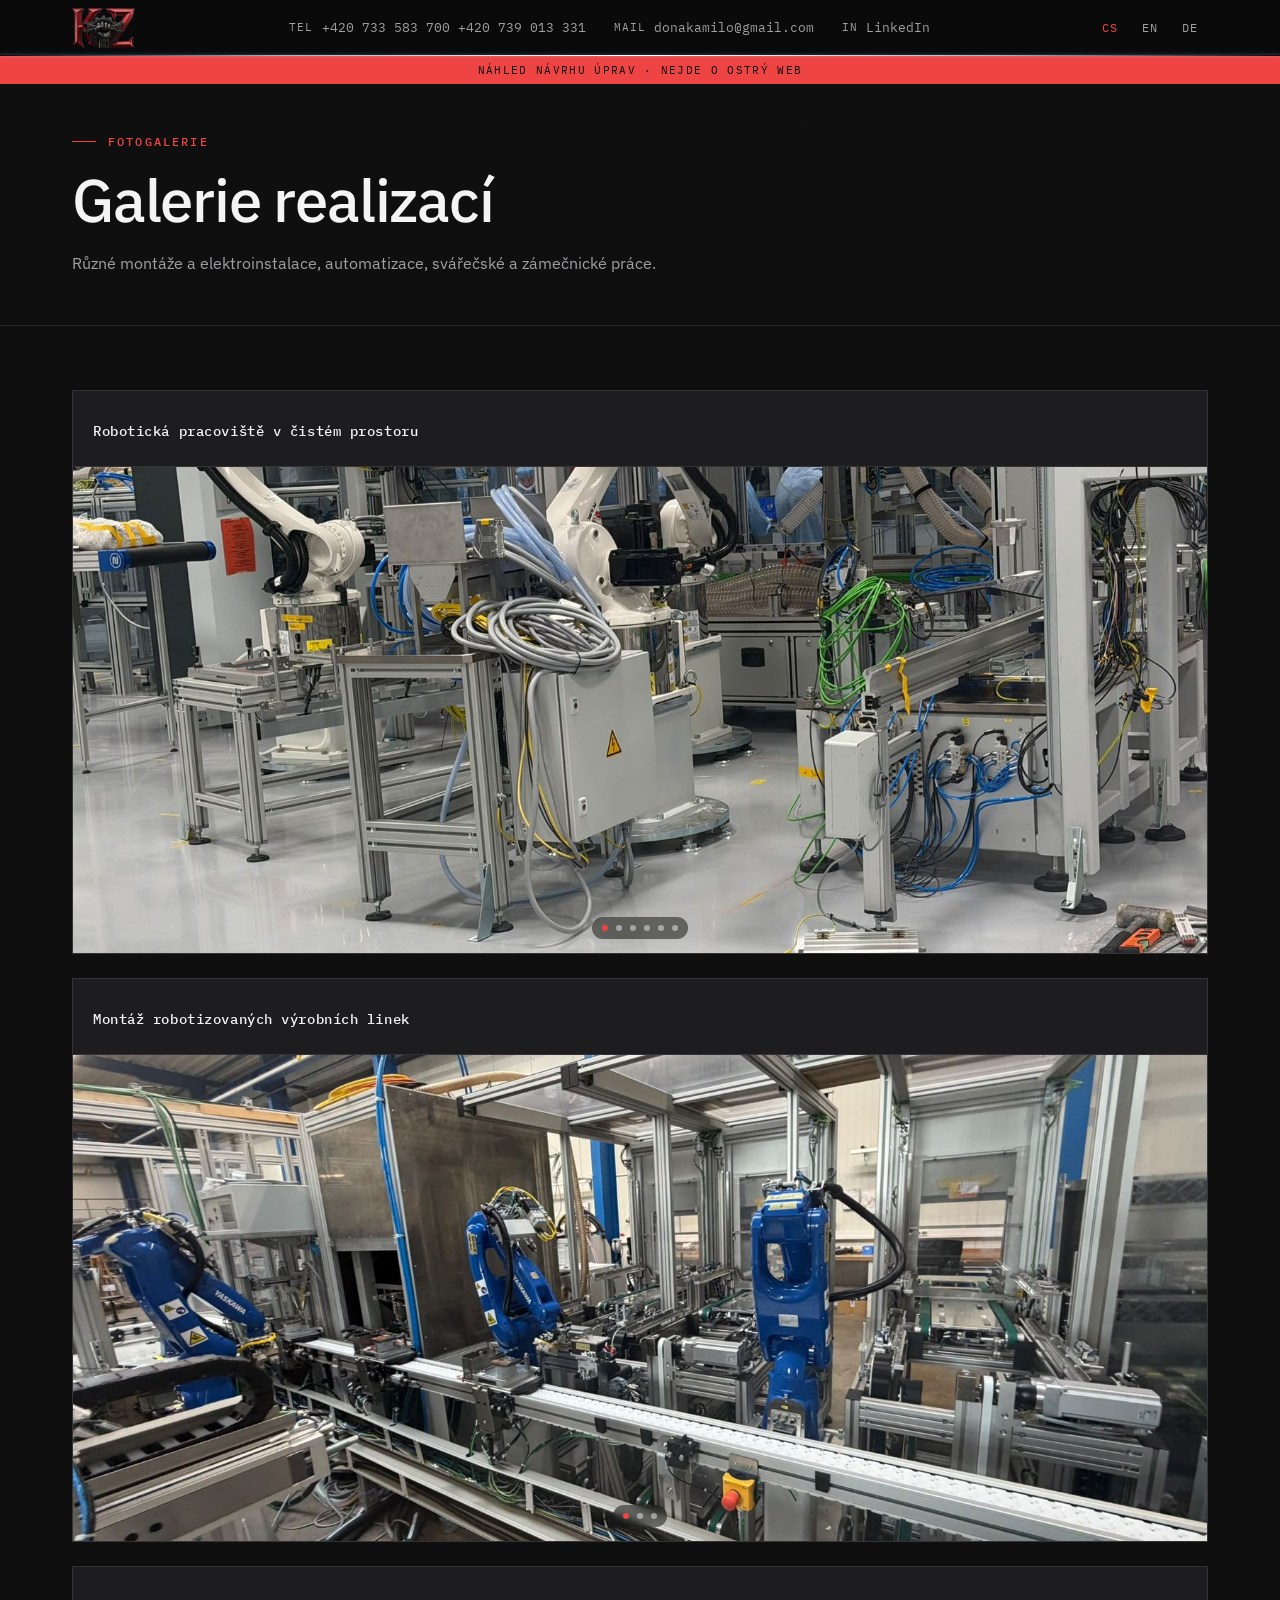
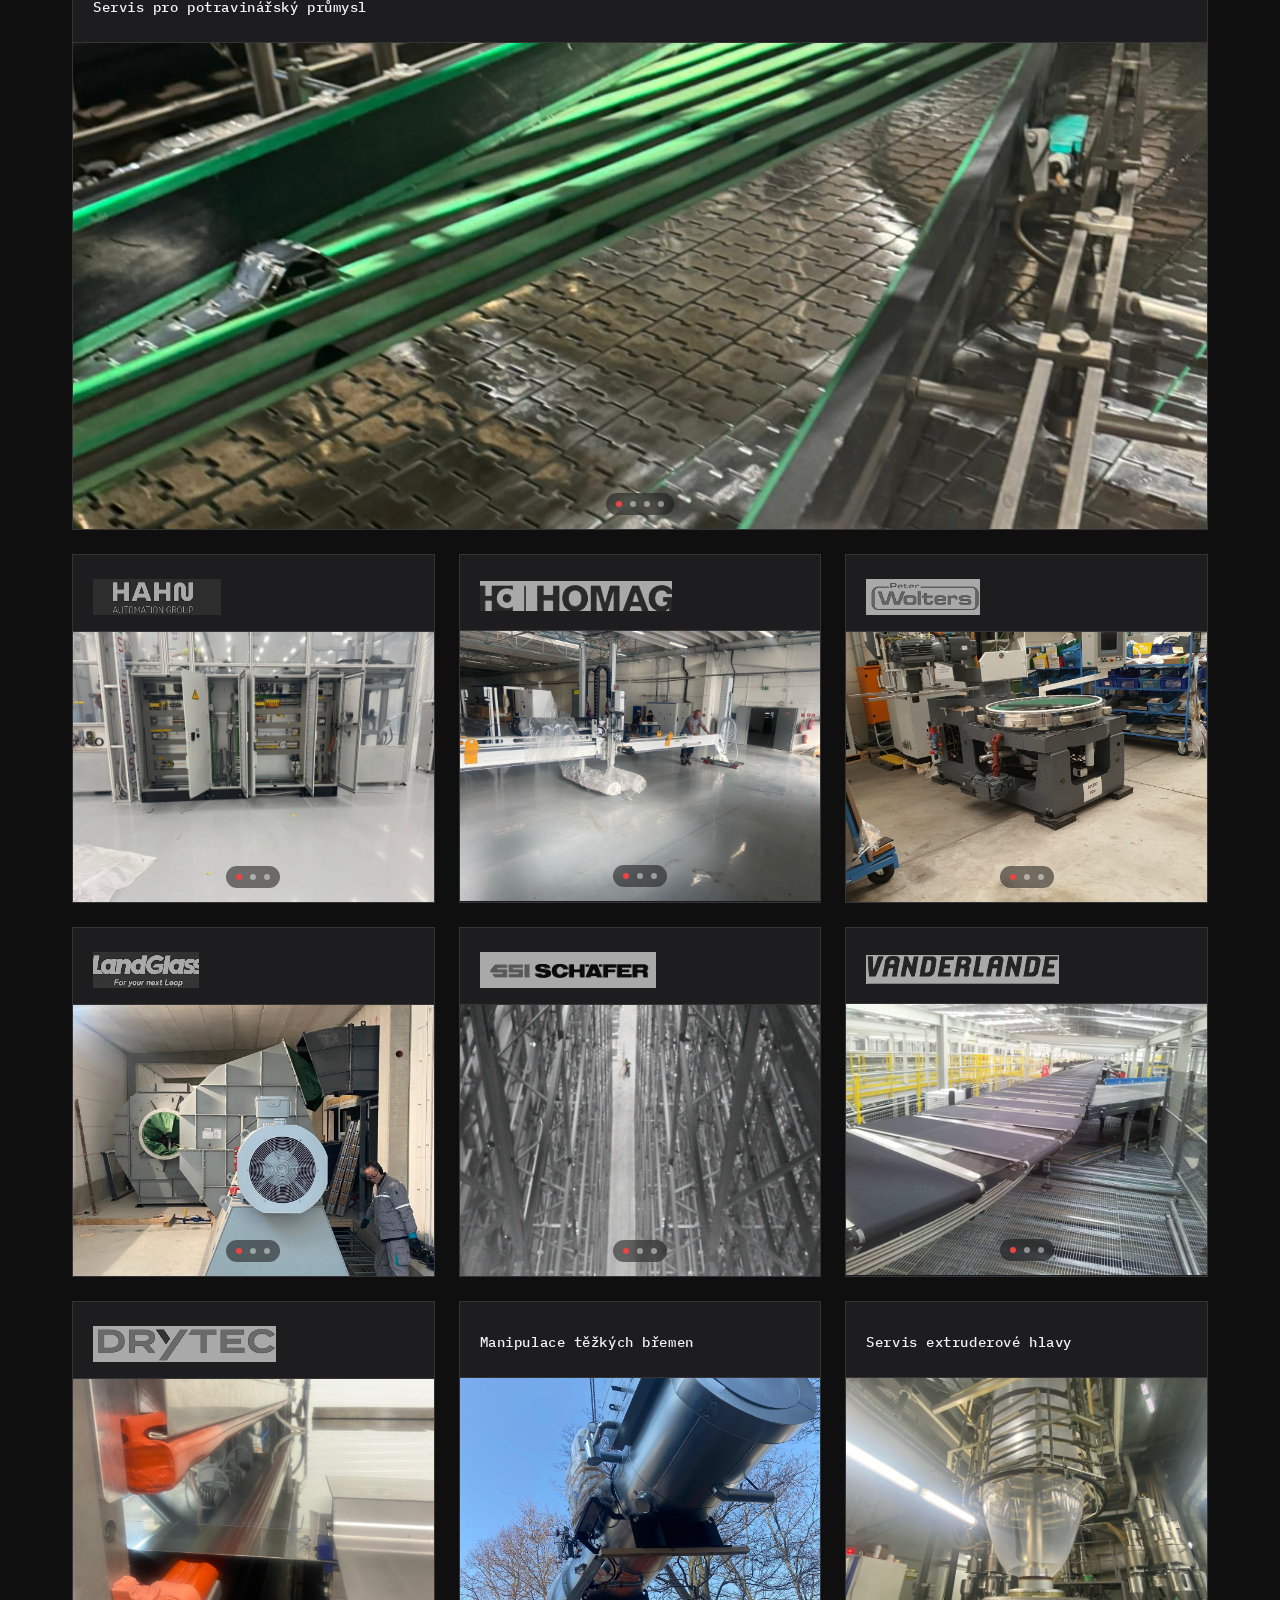
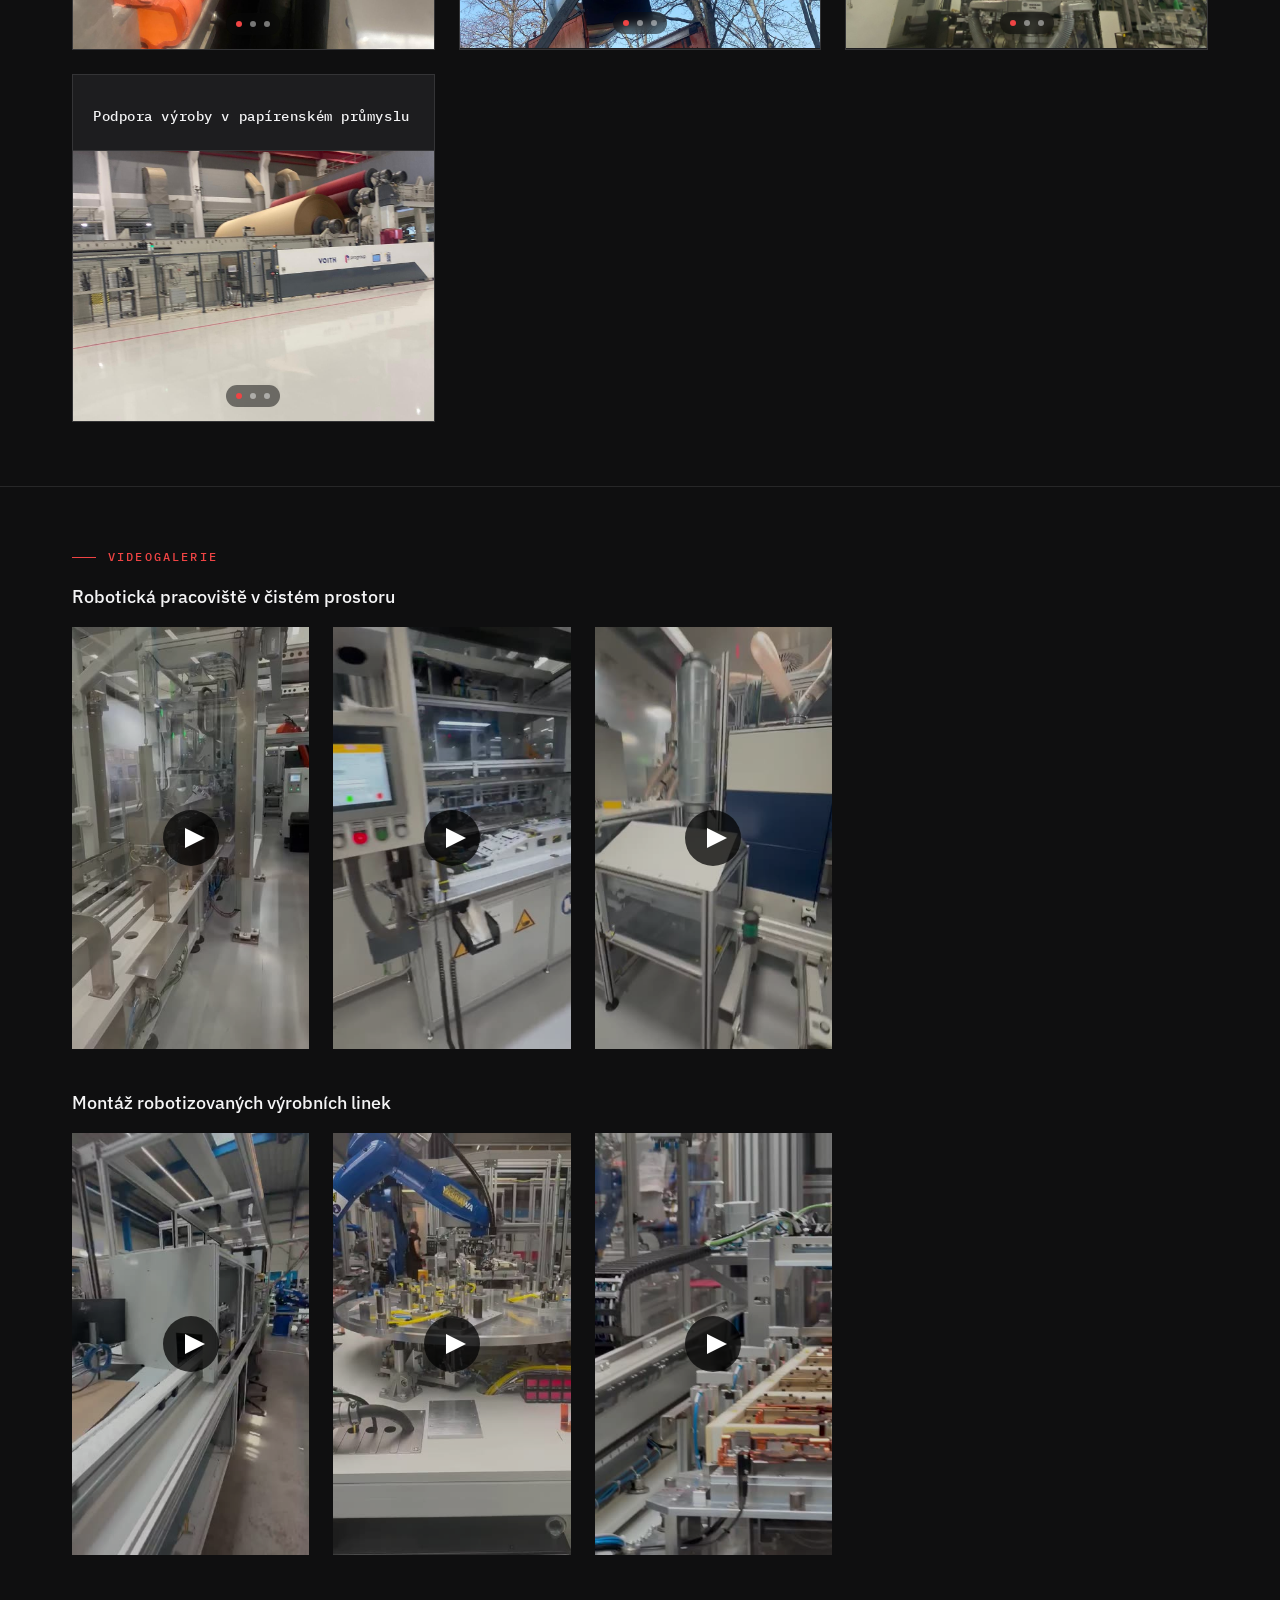
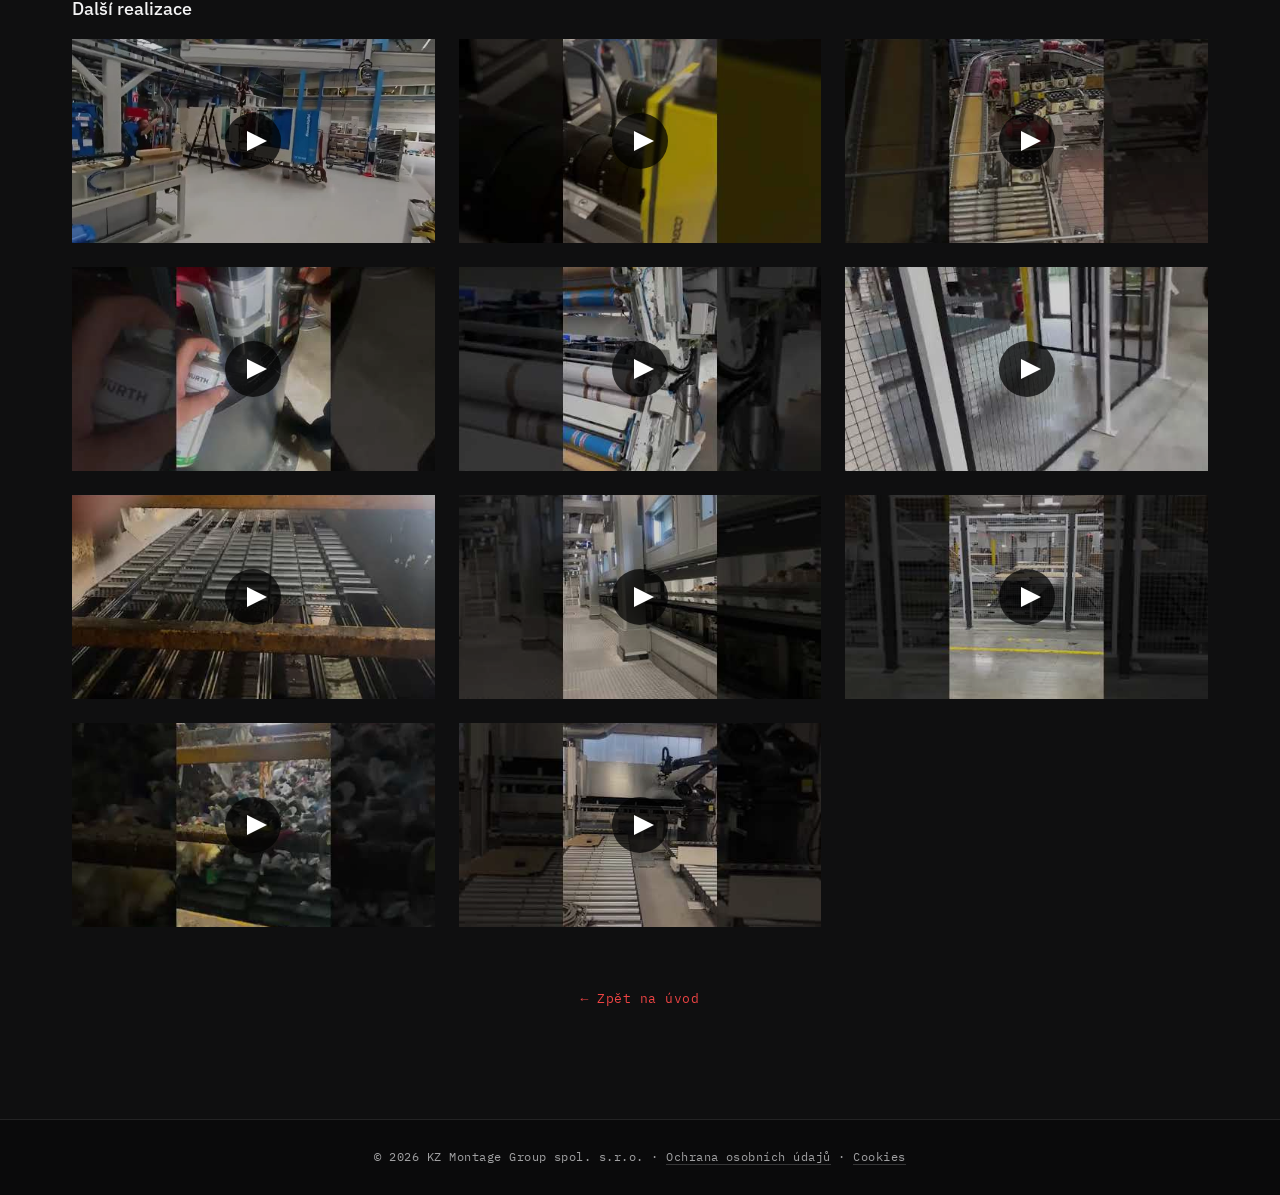
<file: cs/galerie/index.html>
<!DOCTYPE html>
<html lang="cs">
<head>
    <meta charset="UTF-8">
    <meta name="viewport" content="width=device-width, initial-scale=1.0">
    <title>Galerie — KZ Montage Group</title>
    <meta name="robots" content="noindex, nofollow">
    <meta name="description" content="Fotogalerie realizovaných projektů — průmyslová montáž, automatizace, svařování a elektro pro klienty v ČR a EU.">
    <meta name="theme-color" content="#0f0f10">

    <!-- Open Graph -->
    <meta property="og:type" content="website">
    <meta property="og:title" content="Galerie — KZ Montage Group">
    <meta property="og:description" content="Vybrané realizace pro průmyslové výrobce — Hahn, Vanderlande, SSI Schäfer, Drytec, Homag, LandGlass, Wolters a další.">
    <meta property="og:locale" content="cs_CZ">

    <link rel="stylesheet" href="../../css/fonts.css">

    <link rel="stylesheet" href="../../assets/vendor/aos.css">
    <link rel="stylesheet" href="../../css/kzmontage.css">
    <link rel="stylesheet" href="../../css/header-arc.css">
    
    <link rel="stylesheet" href="../../css/galerie.css">
    <link rel="stylesheet" href="../../css/video.css">
    <link rel="stylesheet" href="../../css/rozsireni.css">
    

    <link rel="icon" href="../../assets/favicon.svg" type="image/svg+xml">

    <!-- hreflang alternates -->
    
    <link rel="alternate" hreflang="cs" href="https://kzmontagegroup.eu/cs/galerie/">
    
    <link rel="alternate" hreflang="en" href="https://kzmontagegroup.eu/en/galerie/">
    
    <link rel="alternate" hreflang="de" href="https://kzmontagegroup.eu/de/galerie/">
    
    <link rel="alternate" hreflang="x-default" href="https://kzmontagegroup.eu/de/galerie/">

    <!-- JSON-LD: LocalBusiness -->
    <script type="application/ld+json">
    {
        "@context": "https://schema.org",
        "@type": "LocalBusiness",
        "name": "KZ Montage Group spol. s.r.o.",
        "description": "Průmyslová montáž, certifikované svařování a elektroinstalace pro průmyslové výrobce. 21 let v oboru.",
        "url": "https://kzmontagegroup.eu",
        "telephone": ["+420733583700", "+420739013331"],
        "email": "donakamilo@gmail.com",
        "address": {
            "@type": "PostalAddress",
            "streetAddress": "Zámostní 1155/27",
            "addressLocality": "Ostrava-Slezská Ostrava",
            "postalCode": "710 00",
            "addressCountry": "CZ"
        },
        "areaServed": ["CZ", "DE", "PL", "SI"],
        "founder": {
            "@type": "Person",
            "name": "Kamil Žilinský"
        },
        "identifier": "22419489"
    }
    </script>

    <!-- Language switcher: minimal inline styles (not added to CSS files) -->
    <style>
        .lang-switch { display: flex; gap: .25rem; align-items: center; margin-left: .5rem; flex: 0 0 auto; }
        .lang-switch__item { display: inline-flex; align-items: center; justify-content: center;
            min-width: 36px; min-height: 44px;            /* WCAG 2.5.5 tap target — was 26x22 */
            font-family: var(--font-mono); font-size: .75rem; letter-spacing: .06em; /* 12px — was 11px */
            color: var(--text-mute); text-decoration: none; padding: 0 .35rem; border-radius: 2px;
            touch-action: manipulation; }
        .lang-switch__item--active { color: var(--accent-strong); }
        .lang-switch__item:hover { color: var(--text); }
    </style>
</head>
<body>

    <a href="#main" class="sr-only">Přeskočit na obsah</a>

    <!-- ====================================================== -->
    <!-- TOP BAR                                                 -->
    <!-- ====================================================== -->
    <header class="topbar">
        <div class="topbar__inner">
            <a href="../../cs/index.html" class="topbar__brand" aria-label="KZ Montage Group">
                <img class="topbar__brand-logo" src="../../assets/kzlogo/KZ_bback.png" alt="KZ Montage Group">
            </a>
            <nav class="topbar__contact" aria-label="Kontaktní informace">
                <div class="topbar__link topbar__phones">
                    <span class="topbar__label">tel</span>
                    <a class="topbar__phone" href="tel:+420733583700">+420 733 583 700</a>
                    <a class="topbar__phone topbar__phone--secondary" href="tel:+420739013331">+420 739 013 331</a>
                </div>
                <a class="topbar__link" href="mailto:donakamilo@gmail.com">
                    <span class="topbar__label">mail</span>
                    <span class="topbar__value">donakamilo@gmail.com</span>
                </a>
                <a class="topbar__link" href="https://www.linkedin.com/in/kamil-%C5%BEilinsk%C3%BD-96216a2bb/" target="_blank" rel="noopener">
                    <span class="topbar__label">in</span>
                    <span class="topbar__value">LinkedIn</span>
                </a>
            </nav>
            <nav class="lang-switch" aria-label="Language / Sprache / Jazyk">
                
                <a href="../../cs/galerie/index.html"
                   hreflang="cs"
                   class="lang-switch__item lang-switch__item--active">CS</a>
                
                <a href="https://www.kzmontagegroup.eu/en/galerie/" target="_blank" rel="noopener"
                   hreflang="en"
                   class="lang-switch__item">EN</a>
                
                <a href="https://www.kzmontagegroup.eu/de/galerie/" target="_blank" rel="noopener"
                   hreflang="de"
                   class="lang-switch__item">DE</a>
                
            </nav>
        </div>
    </header>

    <main class="galerie-main" id="main">

    <!-- ====================================================== -->
    <!-- PAGE HEADER                                             -->
    <!-- ====================================================== -->
    <header class="galerie-head">
        <div class="container">
            <p class="eyebrow eyebrow--accent" data-aos="fade-up">Fotogalerie</p>
            <h1 class="galerie-head__title" data-aos="fade-up" data-aos-delay="80">Galerie realizací</h1>
            <p class="galerie-head__lede" data-aos="fade-up" data-aos-delay="160">Různé montáže a elektroinstalace, automatizace, svářečské a zámečnické práce.</p>
        </div>
    </header>

    <!-- ====================================================== -->
    <!-- PHOTO GRID                                              -->
    <!-- ====================================================== -->
    <section class="galerie-grid" aria-label="Galerie realizací">
        <div class="container galerie-grid__inner">

            <!-- 0a. Čisté priestory — fotky od klienta 19. 10. 2026. Zákazníka nemenujeme, kým to klient nepotvrdí. -->
            <article class="galerie-card galerie-card--wide" data-carousel data-aos="fade-up">
                <header class="galerie-card__head">
                    <h2 class="galerie-card__title">Robotická pracoviště v čistém prostoru</h2>
                </header>
                <div class="carousel">
                    <div class="carousel__slides">
                        <div class="carousel__slide is-active"><img loading="lazy" src="../../assets/galerie/_firma-map/cisty-prostor-1.jpg" alt="Robotická montážní pracoviště v čistém prostoru"></div>
                        <div class="carousel__slide"><img loading="lazy" src="../../assets/galerie/_firma-map/cisty-prostor-2.jpg" alt="Výrobní hala s čistým prostorem a montážními buňkami"></div>
                        <div class="carousel__slide"><img loading="lazy" src="../../assets/galerie/_firma-map/cisty-prostor-3.jpg" alt="Montáž ochranných krytů robotického pracoviště"></div>
                        <div class="carousel__slide"><img loading="lazy" src="../../assets/galerie/_firma-map/cisty-prostor-4.jpg" alt="Instalace průmyslových robotů ve výrobní hale"></div>
                        <div class="carousel__slide"><img loading="lazy" src="../../assets/galerie/_firma-map/cisty-prostor-5.jpg" alt="Montáž zařízení v čistém prostoru"></div>
                        <div class="carousel__slide"><img loading="lazy" src="../../assets/galerie/_firma-map/cisty-prostor-6.jpg" alt="Uvádění výrobní linky do provozu v čistém prostoru"></div>
                    </div>
                    <button type="button" class="carousel__nav carousel__prev" aria-label="Předchozí fotografie">‹</button>
                    <button type="button" class="carousel__nav carousel__next" aria-label="Další fotografie">›</button>
                    <div class="carousel__dots" role="tablist">
                        <button type="button" class="carousel__dot is-active" aria-label="Fotografie 1"></button>
                        <button type="button" class="carousel__dot" aria-label="Fotografie 2"></button>
                        <button type="button" class="carousel__dot" aria-label="Fotografie 3"></button>
                        <button type="button" class="carousel__dot" aria-label="Fotografie 4"></button>
                        <button type="button" class="carousel__dot" aria-label="Fotografie 5"></button>
                        <button type="button" class="carousel__dot" aria-label="Fotografie 6"></button>
                    </div>
                </div>
            </article>

            <!-- 0b. Robotizovaná linka — fotky od klienta 19. 10. 2026 -->
            <article class="galerie-card galerie-card--wide" data-carousel data-aos="fade-up">
                <header class="galerie-card__head">
                    <h2 class="galerie-card__title">Montáž robotizovaných výrobních linek</h2>
                </header>
                <div class="carousel">
                    <div class="carousel__slides">
                        <div class="carousel__slide is-active"><img loading="lazy" src="../../assets/galerie/_firma-map/robotizovana-linka-1.jpg" alt="Robotizovaná montážní linka s průmyslovými roboty"></div>
                        <div class="carousel__slide"><img loading="lazy" src="../../assets/galerie/_firma-map/robotizovana-linka-2.jpg" alt="Montáž automatizované výrobní linky v hale"></div>
                        <div class="carousel__slide"><img loading="lazy" src="../../assets/galerie/_firma-map/robotizovana-linka-3.jpg" alt="Montáž a seřízení výrobní linky"></div>
                    </div>
                    <button type="button" class="carousel__nav carousel__prev" aria-label="Předchozí fotografie">‹</button>
                    <button type="button" class="carousel__nav carousel__next" aria-label="Další fotografie">›</button>
                    <div class="carousel__dots" role="tablist">
                        <button type="button" class="carousel__dot is-active" aria-label="Fotografie 1"></button>
                        <button type="button" class="carousel__dot" aria-label="Fotografie 2"></button>
                        <button type="button" class="carousel__dot" aria-label="Fotografie 3"></button>
                    </div>
                </div>
            </article>

            <!-- 1. HAHN — potravinářský průmysl (TEXT header, 4 slides, wide) -->
            <article class="galerie-card galerie-card--wide" data-carousel data-aos="fade-up">
                <header class="galerie-card__head">
                    <h2 class="galerie-card__title">Servis pro potravinářský průmysl</h2>
                </header>
                <div class="carousel">
                    <div class="carousel__slides">
                        <div class="carousel__slide is-active"><img loading="lazy" src="../../assets/galerie/_firma-map/hahn-potravinarsky-1.jpg" alt="Průmyslová montáž linky potravinářského průmyslu"></div>
                        <div class="carousel__slide"><img loading="lazy" src="../../assets/galerie/_firma-map/hahn-potravinarsky-2.jpg" alt="Servis zařízení potravinářské linky"></div>
                        <div class="carousel__slide"><img loading="lazy" src="../../assets/galerie/_firma-map/hahn-potravinarsky-3.jpg" alt="Servis výrobní linky pro potravinářský průmysl"></div>
                        <div class="carousel__slide"><img loading="lazy" src="../../assets/galerie/_firma-map/hahn-potravinarsky-4.jpg" alt="Průmyslová montáž pro potravinářský průmysl"></div>
                    </div>
                    <button type="button" class="carousel__nav carousel__prev" aria-label="Předchozí fotografie">‹</button>
                    <button type="button" class="carousel__nav carousel__next" aria-label="Další fotografie">›</button>
                    <div class="carousel__dots" role="tablist">
                        <button type="button" class="carousel__dot is-active" aria-label="Fotografie 1"></button>
                        <button type="button" class="carousel__dot" aria-label="Fotografie 2"></button>
                        <button type="button" class="carousel__dot" aria-label="Fotografie 3"></button>
                        <button type="button" class="carousel__dot" aria-label="Fotografie 4"></button>
                    </div>
                </div>
            </article>

            <!-- 2. HAHN — rozváděče / Schaltschränke (LOGO header, 3 slides) -->
            <article class="galerie-card" data-carousel data-aos="fade-up" data-aos-delay="80">
                <header class="galerie-card__head">
                    <img class="galerie-card__logo" src="../../assets/logos/hahn.png" alt="HAHN Automation Group">
                </header>
                <div class="carousel">
                    <div class="carousel__slides">
                        <div class="carousel__slide is-active"><img loading="lazy" src="../../assets/galerie/_firma-map/hahn-1.jpg" alt="Průmyslový rozváděč — kabeláž a montáž · HAHN"></div>
                        <div class="carousel__slide"><img loading="lazy" src="../../assets/galerie/_firma-map/hahn-2.jpg" alt="Elektroinstalace průmyslového rozváděče"></div>
                        <div class="carousel__slide"><img loading="lazy" src="../../assets/galerie/_firma-map/hahn-3.jpg" alt="Montáž elektrického rozváděče · HAHN Automation Group"></div>
                    </div>
                    <button type="button" class="carousel__nav carousel__prev" aria-label="Předchozí fotografie">‹</button>
                    <button type="button" class="carousel__nav carousel__next" aria-label="Další fotografie">›</button>
                    <div class="carousel__dots" role="tablist">
                        <button type="button" class="carousel__dot is-active" aria-label="Fotografie 1"></button>
                        <button type="button" class="carousel__dot" aria-label="Fotografie 2"></button>
                        <button type="button" class="carousel__dot" aria-label="Fotografie 3"></button>
                    </div>
                </div>
            </article>

            <!-- 3. HOMAG (LOGO header, 3 slides) -->
            <article class="galerie-card" data-carousel data-aos="fade-up" data-aos-delay="160">
                <header class="galerie-card__head">
                    <img class="galerie-card__logo" src="../../assets/logos/homag.png" alt="HOMAG">
                </header>
                <div class="carousel">
                    <div class="carousel__slides">
                        <div class="carousel__slide is-active"><img loading="lazy" src="../../assets/galerie/_firma-map/homag-1.jpg" alt="Průmyslová montáž dřevozpracující linky · HOMAG"></div>
                        <div class="carousel__slide"><img loading="lazy" src="../../assets/galerie/_firma-map/homag-2.jpg" alt="HOMAG — montáž výrobního zařízení"></div>
                        <div class="carousel__slide"><img loading="lazy" src="../../assets/galerie/_firma-map/homag-3.jpg" alt="Servis dřevozpracující technologie · HOMAG"></div>
                    </div>
                    <button type="button" class="carousel__nav carousel__prev" aria-label="Předchozí fotografie">‹</button>
                    <button type="button" class="carousel__nav carousel__next" aria-label="Další fotografie">›</button>
                    <div class="carousel__dots" role="tablist">
                        <button type="button" class="carousel__dot is-active" aria-label="Fotografie 1"></button>
                        <button type="button" class="carousel__dot" aria-label="Fotografie 2"></button>
                        <button type="button" class="carousel__dot" aria-label="Fotografie 3"></button>
                    </div>
                </div>
            </article>

            <!-- 4. Peter Wolters (LOGO header, 3 slides) -->
            <article class="galerie-card" data-carousel data-aos="fade-up">
                <header class="galerie-card__head">
                    <img class="galerie-card__logo" src="../../assets/logos/wolters.png" alt="Peter Wolters">
                </header>
                <div class="carousel">
                    <div class="carousel__slides">
                        <div class="carousel__slide is-active"><img loading="lazy" src="../../assets/galerie/_firma-map/wolters-1.jpg" alt="Průmyslová montáž pro Peter Wolters"></div>
                        <div class="carousel__slide"><img loading="lazy" src="../../assets/galerie/_firma-map/wolters-2.jpg" alt="Servis brousicích strojů · Peter Wolters"></div>
                        <div class="carousel__slide"><img loading="lazy" src="../../assets/galerie/_firma-map/wolters-3.jpg" alt="Realizace pro Peter Wolters"></div>
                    </div>
                    <button type="button" class="carousel__nav carousel__prev" aria-label="Předchozí fotografie">‹</button>
                    <button type="button" class="carousel__nav carousel__next" aria-label="Další fotografie">›</button>
                    <div class="carousel__dots" role="tablist">
                        <button type="button" class="carousel__dot is-active" aria-label="Fotografie 1"></button>
                        <button type="button" class="carousel__dot" aria-label="Fotografie 2"></button>
                        <button type="button" class="carousel__dot" aria-label="Fotografie 3"></button>
                    </div>
                </div>
            </article>

            <!-- 5. LandGlass (LOGO header, 3 slides) -->
            <article class="galerie-card" data-carousel data-aos="fade-up" data-aos-delay="80">
                <header class="galerie-card__head">
                    <img class="galerie-card__logo" src="../../assets/logos/landglass.png" alt="LandGlass">
                </header>
                <div class="carousel">
                    <div class="carousel__slides">
                        <div class="carousel__slide is-active"><img loading="lazy" src="../../assets/galerie/_firma-map/landglass-1.jpg" alt="Montáž průmyslové sklářské pece · LandGlass"></div>
                        <div class="carousel__slide"><img loading="lazy" src="../../assets/galerie/_firma-map/landglass-2.jpg" alt="LandGlass — realizace průmyslové technologie"></div>
                        <div class="carousel__slide"><img loading="lazy" src="../../assets/galerie/_firma-map/landglass-3.jpg" alt="Průmyslová montáž sklářského zařízení · LandGlass"></div>
                    </div>
                    <button type="button" class="carousel__nav carousel__prev" aria-label="Předchozí fotografie">‹</button>
                    <button type="button" class="carousel__nav carousel__next" aria-label="Další fotografie">›</button>
                    <div class="carousel__dots" role="tablist">
                        <button type="button" class="carousel__dot is-active" aria-label="Fotografie 1"></button>
                        <button type="button" class="carousel__dot" aria-label="Fotografie 2"></button>
                        <button type="button" class="carousel__dot" aria-label="Fotografie 3"></button>
                    </div>
                </div>
            </article>

            <!-- 6. SSI SCHÄFER (LOGO header, 3 slides) -->
            <article class="galerie-card" data-carousel data-aos="fade-up" data-aos-delay="160">
                <header class="galerie-card__head">
                    <img class="galerie-card__logo" src="../../assets/logos/ssi-schaefer.png" alt="SSI SCHÄFER">
                </header>
                <div class="carousel">
                    <div class="carousel__slides">
                        <div class="carousel__slide is-active"><img loading="lazy" src="../../assets/galerie/_firma-map/ssi-schafer-1.jpg" alt="Automatizovaný sklad — montáž · SSI SCHÄFER"></div>
                        <div class="carousel__slide"><img loading="lazy" src="../../assets/galerie/_firma-map/ssi-schafer-2.jpg" alt="Průmyslový regálový systém · SSI SCHÄFER"></div>
                        <div class="carousel__slide"><img loading="lazy" src="../../assets/galerie/_firma-map/ssi-schafer-3.jpg" alt="Logistická automatizace — realizace · SSI SCHÄFER"></div>
                    </div>
                    <button type="button" class="carousel__nav carousel__prev" aria-label="Předchozí fotografie">‹</button>
                    <button type="button" class="carousel__nav carousel__next" aria-label="Další fotografie">›</button>
                    <div class="carousel__dots" role="tablist">
                        <button type="button" class="carousel__dot is-active" aria-label="Fotografie 1"></button>
                        <button type="button" class="carousel__dot" aria-label="Fotografie 2"></button>
                        <button type="button" class="carousel__dot" aria-label="Fotografie 3"></button>
                    </div>
                </div>
            </article>

            <!-- 7. VANDERLANDE (LOGO header, 3 slides) -->
            <article class="galerie-card" data-carousel data-aos="fade-up">
                <header class="galerie-card__head">
                    <img class="galerie-card__logo" src="../../assets/logos/vanderlande.png" alt="VANDERLANDE">
                </header>
                <div class="carousel">
                    <div class="carousel__slides">
                        <div class="carousel__slide is-active"><img loading="lazy" src="../../assets/galerie/_firma-map/vanderlande-1.jpg" alt="Průmyslová montáž sortovací linky · VANDERLANDE"></div>
                        <div class="carousel__slide"><img loading="lazy" src="../../assets/galerie/_firma-map/vanderlande-2.jpg" alt="Dopravníkový systém · VANDERLANDE"></div>
                        <div class="carousel__slide"><img loading="lazy" src="../../assets/galerie/_firma-map/vanderlande-3.jpg" alt="Realizace logistické linky · VANDERLANDE"></div>
                    </div>
                    <button type="button" class="carousel__nav carousel__prev" aria-label="Předchozí fotografie">‹</button>
                    <button type="button" class="carousel__nav carousel__next" aria-label="Další fotografie">›</button>
                    <div class="carousel__dots" role="tablist">
                        <button type="button" class="carousel__dot is-active" aria-label="Fotografie 1"></button>
                        <button type="button" class="carousel__dot" aria-label="Fotografie 2"></button>
                        <button type="button" class="carousel__dot" aria-label="Fotografie 3"></button>
                    </div>
                </div>
            </article>

            <!-- 8. DRYTEC (LOGO header, 3 slides) -->
            <article class="galerie-card" data-carousel data-aos="fade-up" data-aos-delay="80">
                <header class="galerie-card__head">
                    <img class="galerie-card__logo" src="../../assets/logos/drytec.png" alt="DRYTEC">
                </header>
                <div class="carousel">
                    <div class="carousel__slides">
                        <div class="carousel__slide is-active"><img loading="lazy" src="../../assets/galerie/_firma-map/drytec-1.jpg" alt="Průmyslový sušicí systém · DRYTEC"></div>
                        <div class="carousel__slide"><img loading="lazy" src="../../assets/galerie/_firma-map/drytec-2.jpg" alt="Montáž sušicích zařízení DRYTEC"></div>
                        <div class="carousel__slide"><img loading="lazy" src="../../assets/galerie/_firma-map/drytec-3.jpg" alt="Servis průmyslové sušárny · DRYTEC"></div>
                    </div>
                    <button type="button" class="carousel__nav carousel__prev" aria-label="Předchozí fotografie">‹</button>
                    <button type="button" class="carousel__nav carousel__next" aria-label="Další fotografie">›</button>
                    <div class="carousel__dots" role="tablist">
                        <button type="button" class="carousel__dot is-active" aria-label="Fotografie 1"></button>
                        <button type="button" class="carousel__dot" aria-label="Fotografie 2"></button>
                        <button type="button" class="carousel__dot" aria-label="Fotografie 3"></button>
                    </div>
                </div>
            </article>

            <!-- 9. Manipulace těžkých břemen (TEXT header, 3 slides) -->
            <article class="galerie-card" data-carousel data-aos="fade-up" data-aos-delay="160">
                <header class="galerie-card__head">
                    <h2 class="galerie-card__title">Manipulace těžkých břemen</h2>
                </header>
                <div class="carousel">
                    <div class="carousel__slides">
                        <div class="carousel__slide is-active"><img loading="lazy" src="../../assets/galerie/_firma-map/manipulace-tezkych-bremen-1.jpg" alt="Manipulace těžkých průmyslových břemen"></div>
                        <div class="carousel__slide"><img loading="lazy" src="../../assets/galerie/_firma-map/manipulace-tezkych-bremen-2.jpg" alt="Přesun průmyslového zařízení — těžká břemena"></div>
                        <div class="carousel__slide"><img loading="lazy" src="../../assets/galerie/_firma-map/manipulace-tezkych-bremen-3.jpg" alt="Průmyslová manipulace s válcovými tělesy"></div>
                    </div>
                    <button type="button" class="carousel__nav carousel__prev" aria-label="Předchozí fotografie">‹</button>
                    <button type="button" class="carousel__nav carousel__next" aria-label="Další fotografie">›</button>
                    <div class="carousel__dots" role="tablist">
                        <button type="button" class="carousel__dot is-active" aria-label="Fotografie 1"></button>
                        <button type="button" class="carousel__dot" aria-label="Fotografie 2"></button>
                        <button type="button" class="carousel__dot" aria-label="Fotografie 3"></button>
                    </div>
                </div>
            </article>

            <!-- 10. Servis extruderové hlavy (TEXT header, 3 slides) -->
            <article class="galerie-card" data-carousel data-aos="fade-up">
                <header class="galerie-card__head">
                    <h2 class="galerie-card__title">Servis extruderové hlavy</h2>
                </header>
                <div class="carousel">
                    <div class="carousel__slides">
                        <div class="carousel__slide is-active"><img loading="lazy" src="../../assets/galerie/_firma-map/servis-extruderove-hlavy-1.jpg" alt="Servis průmyslové extruderové hlavy"></div>
                        <div class="carousel__slide"><img loading="lazy" src="../../assets/galerie/_firma-map/servis-extruderove-hlavy-2.jpg" alt="Oprava a údržba extruzní hlavy"></div>
                        <div class="carousel__slide"><img loading="lazy" src="../../assets/galerie/_firma-map/servis-extruderove-hlavy-3.jpg" alt="Průmyslová montáž extruderového zařízení"></div>
                    </div>
                    <button type="button" class="carousel__nav carousel__prev" aria-label="Předchozí fotografie">‹</button>
                    <button type="button" class="carousel__nav carousel__next" aria-label="Další fotografie">›</button>
                    <div class="carousel__dots" role="tablist">
                        <button type="button" class="carousel__dot is-active" aria-label="Fotografie 1"></button>
                        <button type="button" class="carousel__dot" aria-label="Fotografie 2"></button>
                        <button type="button" class="carousel__dot" aria-label="Fotografie 3"></button>
                    </div>
                </div>
            </article>

            <!-- 11. Podpora výroby v papírenském průmyslu (TEXT header, 3 slides) -->
            <article class="galerie-card" data-carousel data-aos="fade-up" data-aos-delay="80">
                <header class="galerie-card__head">
                    <h2 class="galerie-card__title">Podpora výroby v papírenském průmyslu</h2>
                </header>
                <div class="carousel">
                    <div class="carousel__slides">
                        <div class="carousel__slide is-active"><img loading="lazy" src="../../assets/galerie/_firma-map/podpora-vyroby-papirenskem-prumyslu-1.jpg" alt="Servis výrobní linky papírenského průmyslu"></div>
                        <div class="carousel__slide"><img loading="lazy" src="../../assets/galerie/_firma-map/podpora-vyroby-papirenskem-prumyslu-2.jpg" alt="Průmyslová montáž papírenského zařízení"></div>
                        <div class="carousel__slide"><img loading="lazy" src="../../assets/galerie/_firma-map/podpora-vyroby-papirenskem-prumyslu-3.jpg" alt="Technická podpora papírenské výroby"></div>
                    </div>
                    <button type="button" class="carousel__nav carousel__prev" aria-label="Předchozí fotografie">‹</button>
                    <button type="button" class="carousel__nav carousel__next" aria-label="Další fotografie">›</button>
                    <div class="carousel__dots" role="tablist">
                        <button type="button" class="carousel__dot is-active" aria-label="Fotografie 1"></button>
                        <button type="button" class="carousel__dot" aria-label="Fotografie 2"></button>
                        <button type="button" class="carousel__dot" aria-label="Fotografie 3"></button>
                    </div>
                </div>
            </article>

        </div>
    </section>

    <!-- ====================================================== -->
    <!-- VIDEO SECTION                                           -->
    <!-- ====================================================== -->
    <section class="galerie-videos" aria-label="Videogalerie realizací">
        <div class="container">
            <p class="eyebrow eyebrow--accent" data-aos="fade-up">Videogalerie</p>

            <!-- Nové videá od klienta 19. 10. 2026 (hudba namiesto šumu), na výšku 9:16. Hostené na kanáli Martina Muťku ako neverejné. Zákazníka nemenujeme, kým to klient nepotvrdí. -->
            <h3 class="galerie-videos__sub" data-aos="fade-up">Robotická pracoviště v čistém prostoru</h3>
            <div class="galerie-videos__grid galerie-videos__grid--vertical">
                    <div class="video-card" data-aos="fade-up">
                        <div class="video-facade-wrap video-facade-wrap--vertical">
                            <button class="video-facade" type="button" data-vid="FwyLXFy2JeY" aria-label="Přehrát video: robotická pracoviště v čistém prostoru 1">
                                <img class="video-facade__poster" src="../../assets/video/FwyLXFy2JeY.jpg" alt="" loading="lazy" width="360" height="640">
                                <span class="video-facade__play" aria-hidden="true"><svg width="56" height="56" viewBox="0 0 56 56" fill="none" xmlns="http://www.w3.org/2000/svg"><circle cx="28" cy="28" r="28" fill="rgba(0,0,0,0.72)"/><path d="M22 18L42 28L22 38V18Z" fill="white"/></svg></span>
                            </button>
                        </div>
                    </div>
                    <div class="video-card" data-aos="fade-up" data-aos-delay="80">
                        <div class="video-facade-wrap video-facade-wrap--vertical">
                            <button class="video-facade" type="button" data-vid="oSZ2hvQrCBE" aria-label="Přehrát video: robotická pracoviště v čistém prostoru 2">
                                <img class="video-facade__poster" src="../../assets/video/oSZ2hvQrCBE.jpg" alt="" loading="lazy" width="360" height="640">
                                <span class="video-facade__play" aria-hidden="true"><svg width="56" height="56" viewBox="0 0 56 56" fill="none" xmlns="http://www.w3.org/2000/svg"><circle cx="28" cy="28" r="28" fill="rgba(0,0,0,0.72)"/><path d="M22 18L42 28L22 38V18Z" fill="white"/></svg></span>
                            </button>
                        </div>
                    </div>
                    <div class="video-card" data-aos="fade-up" data-aos-delay="160">
                        <div class="video-facade-wrap video-facade-wrap--vertical">
                            <button class="video-facade" type="button" data-vid="kfme2Pp-X1I" aria-label="Přehrát video: robotická pracoviště v čistém prostoru 3">
                                <img class="video-facade__poster" src="../../assets/video/kfme2Pp-X1I.jpg" alt="" loading="lazy" width="360" height="640">
                                <span class="video-facade__play" aria-hidden="true"><svg width="56" height="56" viewBox="0 0 56 56" fill="none" xmlns="http://www.w3.org/2000/svg"><circle cx="28" cy="28" r="28" fill="rgba(0,0,0,0.72)"/><path d="M22 18L42 28L22 38V18Z" fill="white"/></svg></span>
                            </button>
                        </div>
                    </div>
            </div>

            <!-- Robotizovaná linka, videá na výšku. Jediné video na šírku (QKkf6rLTJEQ) je v mriežke nižšie. -->
            <h3 class="galerie-videos__sub" data-aos="fade-up">Montáž robotizovaných výrobních linek</h3>
            <div class="galerie-videos__grid galerie-videos__grid--vertical">
                    <div class="video-card" data-aos="fade-up">
                        <div class="video-facade-wrap video-facade-wrap--vertical">
                            <button class="video-facade" type="button" data-vid="22gk5ntfRSo" aria-label="Přehrát video: montáž robotizované linky 1">
                                <img class="video-facade__poster" src="../../assets/video/22gk5ntfRSo.jpg" alt="" loading="lazy" width="360" height="640">
                                <span class="video-facade__play" aria-hidden="true"><svg width="56" height="56" viewBox="0 0 56 56" fill="none" xmlns="http://www.w3.org/2000/svg"><circle cx="28" cy="28" r="28" fill="rgba(0,0,0,0.72)"/><path d="M22 18L42 28L22 38V18Z" fill="white"/></svg></span>
                            </button>
                        </div>
                    </div>
                    <div class="video-card" data-aos="fade-up" data-aos-delay="80">
                        <div class="video-facade-wrap video-facade-wrap--vertical">
                            <button class="video-facade" type="button" data-vid="loKaiTkJnqM" aria-label="Přehrát video: robotické pracoviště s otočným stolem">
                                <img class="video-facade__poster" src="../../assets/video/loKaiTkJnqM.jpg" alt="" loading="lazy" width="360" height="640">
                                <span class="video-facade__play" aria-hidden="true"><svg width="56" height="56" viewBox="0 0 56 56" fill="none" xmlns="http://www.w3.org/2000/svg"><circle cx="28" cy="28" r="28" fill="rgba(0,0,0,0.72)"/><path d="M22 18L42 28L22 38V18Z" fill="white"/></svg></span>
                            </button>
                        </div>
                    </div>
                    <div class="video-card" data-aos="fade-up" data-aos-delay="160">
                        <div class="video-facade-wrap video-facade-wrap--vertical">
                            <button class="video-facade" type="button" data-vid="NbvBleF66z4" aria-label="Přehrát video: robotizovaná linka s dopravníkem">
                                <img class="video-facade__poster" src="../../assets/video/NbvBleF66z4.jpg" alt="" loading="lazy" width="360" height="640">
                                <span class="video-facade__play" aria-hidden="true"><svg width="56" height="56" viewBox="0 0 56 56" fill="none" xmlns="http://www.w3.org/2000/svg"><circle cx="28" cy="28" r="28" fill="rgba(0,0,0,0.72)"/><path d="M22 18L42 28L22 38V18Z" fill="white"/></svg></span>
                            </button>
                        </div>
                    </div>
            </div>

            <h3 class="galerie-videos__sub" data-aos="fade-up">Další realizace</h3>
            <div class="galerie-videos__grid">

                <!-- V0: robotizovaná linka, pohľad do haly (jediné nové video na šírku) -->
                    <div class="video-card" data-aos="fade-up">
                        <div class="video-facade-wrap">
                            <button class="video-facade" type="button" data-vid="QKkf6rLTJEQ" aria-label="Přehrát video: montáž robotizované linky v hale">
                                <img class="video-facade__poster" src="../../assets/video/QKkf6rLTJEQ.jpg" alt="" loading="lazy" width="640" height="360">
                                <span class="video-facade__play" aria-hidden="true"><svg width="56" height="56" viewBox="0 0 56 56" fill="none" xmlns="http://www.w3.org/2000/svg"><circle cx="28" cy="28" r="28" fill="rgba(0,0,0,0.72)"/><path d="M22 18L42 28L22 38V18Z" fill="white"/></svg></span>
                            </button>
                        </div>
                    </div>

                <!-- V1: HAHN industry -->
                <div class="video-card" data-aos="fade-up">
                    <div class="video-facade-wrap">
                        <button class="video-facade" type="button" data-vid="PAjgq4TvdzE" aria-label="Přehrát video">
                            <img class="video-facade__poster" src="../../assets/video/PAjgq4TvdzE.jpg" alt="HAHN Automation Group — průmyslová montáž" loading="lazy" width="480" height="360">
                            <span class="video-facade__play" aria-hidden="true"><svg width="56" height="56" viewBox="0 0 56 56" fill="none" xmlns="http://www.w3.org/2000/svg"><circle cx="28" cy="28" r="28" fill="rgba(0,0,0,0.72)"/><path d="M22 18L42 28L22 38V18Z" fill="white"/></svg></span>
                        </button>
                    </div>
                </div>

                <!-- V2: HAHN potravinářský průmysl -->
                <div class="video-card" data-aos="fade-up" data-aos-delay="80">
                    <div class="video-facade-wrap">
                        <button class="video-facade" type="button" data-vid="vZpBsauCkew" aria-label="Přehrát video">
                            <img class="video-facade__poster" src="../../assets/video/vZpBsauCkew.jpg" alt="Servis pro potravinářský průmysl 2024 · HAHN" loading="lazy" width="480" height="360">
                            <span class="video-facade__play" aria-hidden="true"><svg width="56" height="56" viewBox="0 0 56 56" fill="none" xmlns="http://www.w3.org/2000/svg"><circle cx="28" cy="28" r="28" fill="rgba(0,0,0,0.72)"/><path d="M22 18L42 28L22 38V18Z" fill="white"/></svg></span>
                        </button>
                    </div>
                </div>

                <!-- V3: Magnetická vrtačka (deduplicated — appears once) -->
                <div class="video-card" data-aos="fade-up" data-aos-delay="160">
                    <div class="video-facade-wrap">
                        <button class="video-facade" type="button" data-vid="2O27LRX36lw" aria-label="Přehrát video">
                            <img class="video-facade__poster" src="../../assets/video/2O27LRX36lw.jpg" alt="Vrtání magnetickou vrtačkou průměr M22" loading="lazy" width="480" height="360">
                            <span class="video-facade__play" aria-hidden="true"><svg width="56" height="56" viewBox="0 0 56 56" fill="none" xmlns="http://www.w3.org/2000/svg"><circle cx="28" cy="28" r="28" fill="rgba(0,0,0,0.72)"/><path d="M22 18L42 28L22 38V18Z" fill="white"/></svg></span>
                        </button>
                    </div>
                </div>

                <!-- V4: KROENERT -->
                <div class="video-card" data-aos="fade-up">
                    <div class="video-facade-wrap">
                        <button class="video-facade" type="button" data-vid="Bm6gVkf4qS8" aria-label="Přehrát video">
                            <img class="video-facade__poster" src="../../assets/video/Bm6gVkf4qS8.jpg" alt="Průmyslová realizace pro KROENERT" loading="lazy" width="480" height="360">
                            <span class="video-facade__play" aria-hidden="true"><svg width="56" height="56" viewBox="0 0 56 56" fill="none" xmlns="http://www.w3.org/2000/svg"><circle cx="28" cy="28" r="28" fill="rgba(0,0,0,0.72)"/><path d="M22 18L42 28L22 38V18Z" fill="white"/></svg></span>
                        </button>
                    </div>
                </div>

                <!-- V5: HOMAG -->
                <div class="video-card" data-aos="fade-up" data-aos-delay="80">
                    <div class="video-facade-wrap">
                        <button class="video-facade" type="button" data-vid="dbb89agC0Hw" aria-label="Přehrát video">
                            <img class="video-facade__poster" src="../../assets/video/dbb89agC0Hw.jpg" alt="HOMAG — průmyslová montáž" loading="lazy" width="480" height="360">
                            <span class="video-facade__play" aria-hidden="true"><svg width="56" height="56" viewBox="0 0 56 56" fill="none" xmlns="http://www.w3.org/2000/svg"><circle cx="28" cy="28" r="28" fill="rgba(0,0,0,0.72)"/><path d="M22 18L42 28L22 38V18Z" fill="white"/></svg></span>
                        </button>
                    </div>
                </div>

                <!-- V6: Abfallverarbeitungsmaschine -->
                <div class="video-card" data-aos="fade-up" data-aos-delay="160">
                    <div class="video-facade-wrap">
                        <button class="video-facade" type="button" data-vid="2lU85LdvFi0" aria-label="Přehrát video">
                            <img class="video-facade__poster" src="../../assets/video/2lU85LdvFi0.jpg" alt="Stroj na zpracování odpadu — realizace" loading="lazy" width="480" height="360">
                            <span class="video-facade__play" aria-hidden="true"><svg width="56" height="56" viewBox="0 0 56 56" fill="none" xmlns="http://www.w3.org/2000/svg"><circle cx="28" cy="28" r="28" fill="rgba(0,0,0,0.72)"/><path d="M22 18L42 28L22 38V18Z" fill="white"/></svg></span>
                        </button>
                    </div>
                </div>

                <!-- V7: Drytech -->
                <div class="video-card" data-aos="fade-up">
                    <div class="video-facade-wrap">
                        <button class="video-facade" type="button" data-vid="WSgCdIx_P9U" aria-label="Přehrát video">
                            <img class="video-facade__poster" src="../../assets/video/WSgCdIx_P9U.jpg" alt="Průmyslová sušárna · DRYTEC" loading="lazy" width="480" height="360">
                            <span class="video-facade__play" aria-hidden="true"><svg width="56" height="56" viewBox="0 0 56 56" fill="none" xmlns="http://www.w3.org/2000/svg"><circle cx="28" cy="28" r="28" fill="rgba(0,0,0,0.72)"/><path d="M22 18L42 28L22 38V18Z" fill="white"/></svg></span>
                        </button>
                    </div>
                </div>

                <!-- V8: HOMAG 3 -->
                <div class="video-card" data-aos="fade-up" data-aos-delay="80">
                    <div class="video-facade-wrap">
                        <button class="video-facade" type="button" data-vid="hHb6w2yjm8g" aria-label="Přehrát video">
                            <img class="video-facade__poster" src="../../assets/video/hHb6w2yjm8g.jpg" alt="HOMAG — průmyslová linka" loading="lazy" width="480" height="360">
                            <span class="video-facade__play" aria-hidden="true"><svg width="56" height="56" viewBox="0 0 56 56" fill="none" xmlns="http://www.w3.org/2000/svg"><circle cx="28" cy="28" r="28" fill="rgba(0,0,0,0.72)"/><path d="M22 18L42 28L22 38V18Z" fill="white"/></svg></span>
                        </button>
                    </div>
                </div>

                <!-- V9: Sortierlinie -->
                <div class="video-card" data-aos="fade-up" data-aos-delay="160">
                    <div class="video-facade-wrap">
                        <button class="video-facade" type="button" data-vid="opcBebWZmgU" aria-label="Přehrát video">
                            <img class="video-facade__poster" src="../../assets/video/opcBebWZmgU.jpg" alt="Průmyslová sortovací linka — realizace" loading="lazy" width="480" height="360">
                            <span class="video-facade__play" aria-hidden="true"><svg width="56" height="56" viewBox="0 0 56 56" fill="none" xmlns="http://www.w3.org/2000/svg"><circle cx="28" cy="28" r="28" fill="rgba(0,0,0,0.72)"/><path d="M22 18L42 28L22 38V18Z" fill="white"/></svg></span>
                        </button>
                    </div>
                </div>

                <!-- V10: HOMAG (kqAseMrd2Y4) -->
                <div class="video-card" data-aos="fade-up">
                    <div class="video-facade-wrap">
                        <button class="video-facade" type="button" data-vid="kqAseMrd2Y4" aria-label="Přehrát video">
                            <img class="video-facade__poster" src="../../assets/video/kqAseMrd2Y4.jpg" alt="HOMAG — průmyslová montáž" loading="lazy" width="480" height="360">
                            <span class="video-facade__play" aria-hidden="true"><svg width="56" height="56" viewBox="0 0 56 56" fill="none" xmlns="http://www.w3.org/2000/svg"><circle cx="28" cy="28" r="28" fill="rgba(0,0,0,0.72)"/><path d="M22 18L42 28L22 38V18Z" fill="white"/></svg></span>
                        </button>
                    </div>
                </div>

            </div>
        </div>
    </section>

    <p class="galerie-back">
        <a href="../../cs/index.html#realizace">← Zpět na úvod</a>
    </p>

</main>



    <!-- ====================================================== -->
    <!-- FOOTER                                                  -->
    <!-- ====================================================== -->
    <footer class="footer">
        <div class="container footer__inner">
            <span class="footer__copy">© 2026 KZ Montage Group spol. s.r.o. · <a href="../../cs/ochrana-osobnich-udaju/index.html">Ochrana osobních údajů</a> · <a href="../../cs/ochrana-osobnich-udaju/index.html#cookies">Cookies</a></span>
        </div>
    </footer>

    <!-- ====================================================== -->
    <!-- SCRIPTS                                                 -->
    <!-- ====================================================== -->
    <script src="../../assets/vendor/aos.js"></script>
    
    
    <script>
        AOS.init({
            duration: 700,
            easing: 'ease-out',
            once: true,
            offset: 80,
            disable: () => window.matchMedia('(prefers-reduced-motion: reduce)').matches
        });
    </script>
    
    
    
    <script src="../../js/galerie.js"></script>
    
    <script src="../../js/header-arc.js"></script>
    <div class="nahled" role="note">Náhled návrhu úprav · nejde o ostrý web</div>
</body>
</html>
</file>
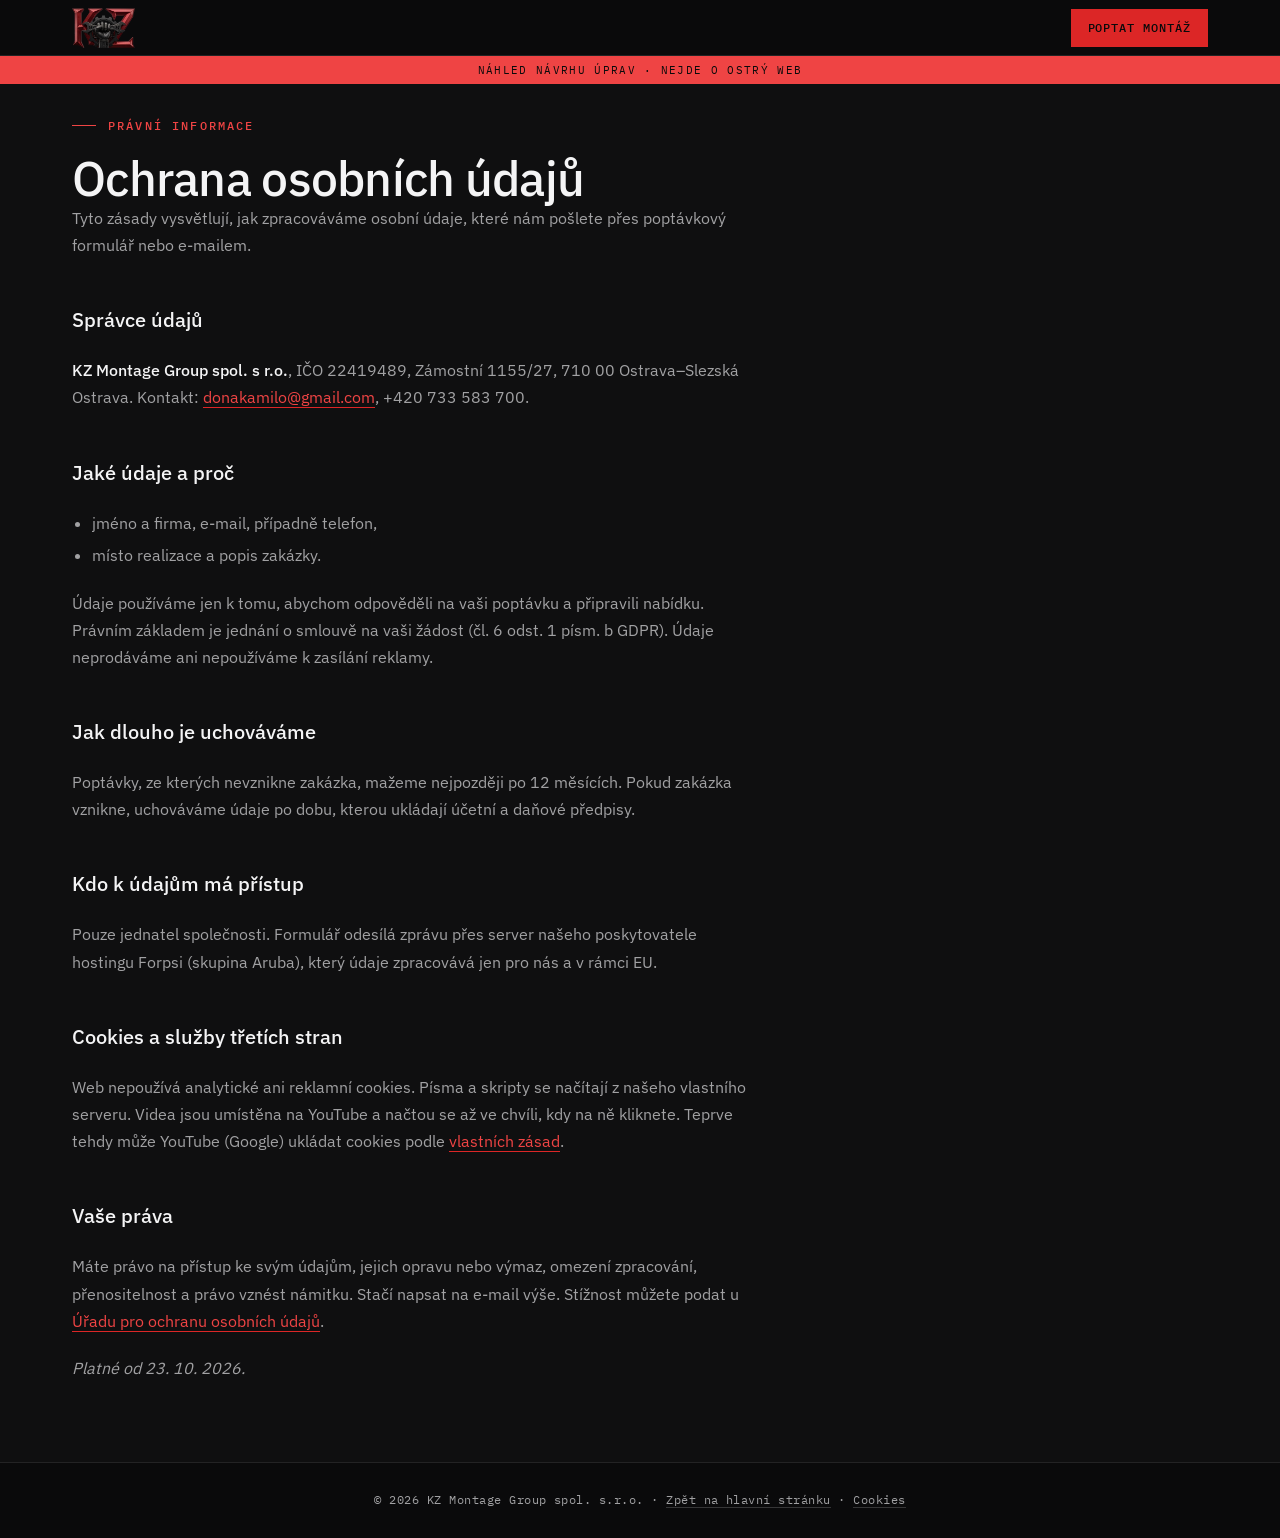
<file: cs/ochrana-osobnich-udaju/index.html>
<!DOCTYPE html>
<html lang="cs">
<head>
    <meta charset="UTF-8">
    <meta name="viewport" content="width=device-width, initial-scale=1.0">
    <title>Ochrana osobních údajů — KZ Montage Group</title>
    <meta name="robots" content="noindex, nofollow">
    <meta name="theme-color" content="#0f0f10">
    <link rel="stylesheet" href="../../css/fonts.css">
    <link rel="stylesheet" href="../../css/kzmontage.css">
    <link rel="stylesheet" href="../../css/rozsireni.css">
    <link rel="icon" href="../../assets/favicon.svg" type="image/svg+xml">
    <style>
        .pravni { padding: calc(var(--topbar-offset) + 4rem) 0 5rem; }
        .pravni__body { max-width: 68ch; display: grid; gap: 1.25rem; color: var(--text-mute); line-height: 1.7; }
        .pravni__body h2 { color: var(--text); font-size: 1.25rem; font-weight: 500; margin-top: 1.5rem; }
        .pravni__body strong { color: var(--text); font-weight: 500; }
        .pravni__body ul { list-style: disc; padding-left: 1.25rem; display: grid; gap: .35rem; }
        .pravni__body a { color: var(--accent-strong); border-bottom: 1px solid var(--accent); }
        /* KONCEPT: hodnoty, ktoré musí potvrdiť prevádzkovateľ */
        mark { background: rgba(250, 204, 21, .18); color: #facc15; padding: 0 .2em; }
    </style>
</head>
<body>
    <header class="topbar">
        <div class="topbar__inner">
            <a href="../../cs/index.html" class="topbar__brand" aria-label="KZ Montage Group">
                <img class="topbar__brand-logo" src="../../assets/kzlogo/KZ_bback.png" alt="KZ Montage Group">
            </a>
            <a href="../../cs/index.html#poptavka" class="btn btn--primary topbar__cta">Poptat montáž</a>
        </div>
    </header>
    <main class="pravni" id="main">
        <div class="container">
            <p class="eyebrow eyebrow--accent">Právní informace</p>
            <h1 class="section-head__title">Ochrana osobních údajů</h1>
            <div class="pravni__body">
                <p>Tyto zásady vysvětlují, jak zpracováváme osobní údaje, které nám pošlete přes poptávkový formulář nebo e-mailem.</p>

                <h2>Správce údajů</h2>
                <p><strong>KZ Montage Group spol. s r.o.</strong>, IČO 22419489, Zámostní 1155/27, 710 00 Ostrava–Slezská Ostrava. Kontakt: <a href="mailto:donakamilo@gmail.com">donakamilo@gmail.com</a>, +420 733 583 700.</p>

                <h2>Jaké údaje a proč</h2>
                <ul>
                    <li>jméno a firma, e-mail, případně telefon,</li>
                    <li>místo realizace a popis zakázky.</li>
                </ul>
                <p>Údaje používáme jen k tomu, abychom odpověděli na vaši poptávku a připravili nabídku. Právním základem je jednání o smlouvě na vaši žádost (čl. 6 odst. 1 písm. b GDPR). Údaje neprodáváme ani nepoužíváme k zasílání reklamy.</p>

                <h2>Jak dlouho je uchováváme</h2>
                <p>Poptávky, ze kterých nevznikne zakázka, mažeme nejpozději po 12 měsících. Pokud zakázka vznikne, uchováváme údaje po dobu, kterou ukládají účetní a daňové předpisy.</p>

                <h2>Kdo k údajům má přístup</h2>
                <p>Pouze jednatel společnosti. Formulář odesílá zprávu přes server našeho poskytovatele hostingu Forpsi (skupina Aruba), který údaje zpracovává jen pro nás a v rámci EU.</p>

                <h2 id="cookies">Cookies a služby třetích stran</h2>
                <p>Web nepoužívá analytické ani reklamní cookies. Písma a skripty se načítají z našeho vlastního serveru. Videa jsou umístěna na YouTube a načtou se až ve chvíli, kdy na ně kliknete. Teprve tehdy může YouTube (Google) ukládat cookies podle <a href="https://policies.google.com/privacy" target="_blank" rel="noopener">vlastních zásad</a>.</p>

                <h2>Vaše práva</h2>
                <p>Máte právo na přístup ke svým údajům, jejich opravu nebo výmaz, omezení zpracování, přenositelnost a právo vznést námitku. Stačí napsat na e-mail výše. Stížnost můžete podat u <a href="https://uoou.gov.cz" target="_blank" rel="noopener">Úřadu pro ochranu osobních údajů</a>.</p>

                <p><em>Platné od 23. 10. 2026.</em></p>
            </div>
        </div>
    </main>
    <footer class="footer">
        <div class="container footer__inner">
            <span class="footer__copy">© 2026 KZ Montage Group spol. s.r.o. · <a href="../../cs/index.html">Zpět na hlavní stránku</a> · <a href="#cookies">Cookies</a></span>
        </div>
    </footer>
    <div class="nahled" role="note">Náhled návrhu úprav · nejde o ostrý web</div>
</body>
</html>
</file>
<file: css/fonts.css>
/* IBM Plex — uložené lokálne namiesto Google Fonts (GDPR: návštevník neposiela IP adresu Googlu). */
/* latin-ext */
@font-face {
  font-family: 'IBM Plex Mono';
  font-style: normal;
  font-weight: 400;
  font-display: swap;
  src: url(../assets/fonts/ibm-plex-mono-400-latin-ext.woff2) format('woff2');
  unicode-range: U+0100-02BA, U+02BD-02C5, U+02C7-02CC, U+02CE-02D7, U+02DD-02FF, U+0304, U+0308, U+0329, U+1D00-1DBF, U+1E00-1E9F, U+1EF2-1EFF, U+2020, U+20A0-20AB, U+20AD-20C4, U+2113, U+2C60-2C7F, U+A720-A7FF;
}
/* latin */
@font-face {
  font-family: 'IBM Plex Mono';
  font-style: normal;
  font-weight: 400;
  font-display: swap;
  src: url(../assets/fonts/ibm-plex-mono-400-latin.woff2) format('woff2');
  unicode-range: U+0000-00FF, U+0131, U+0152-0153, U+02BB-02BC, U+02C6, U+02DA, U+02DC, U+0304, U+0308, U+0329, U+2000-206F, U+20AC, U+2122, U+2191, U+2193, U+2212, U+2215, U+FEFF, U+FFFD;
}
/* latin-ext */
@font-face {
  font-family: 'IBM Plex Mono';
  font-style: normal;
  font-weight: 500;
  font-display: swap;
  src: url(../assets/fonts/ibm-plex-mono-500-latin-ext.woff2) format('woff2');
  unicode-range: U+0100-02BA, U+02BD-02C5, U+02C7-02CC, U+02CE-02D7, U+02DD-02FF, U+0304, U+0308, U+0329, U+1D00-1DBF, U+1E00-1E9F, U+1EF2-1EFF, U+2020, U+20A0-20AB, U+20AD-20C4, U+2113, U+2C60-2C7F, U+A720-A7FF;
}
/* latin */
@font-face {
  font-family: 'IBM Plex Mono';
  font-style: normal;
  font-weight: 500;
  font-display: swap;
  src: url(../assets/fonts/ibm-plex-mono-500-latin.woff2) format('woff2');
  unicode-range: U+0000-00FF, U+0131, U+0152-0153, U+02BB-02BC, U+02C6, U+02DA, U+02DC, U+0304, U+0308, U+0329, U+2000-206F, U+20AC, U+2122, U+2191, U+2193, U+2212, U+2215, U+FEFF, U+FFFD;
}
/* latin-ext */
@font-face {
  font-family: 'IBM Plex Sans';
  font-style: normal;
  font-weight: 300;
  font-stretch: 100%;
  font-display: swap;
  src: url(../assets/fonts/ibm-plex-sans-latin-ext.woff2) format('woff2');
  unicode-range: U+0100-02BA, U+02BD-02C5, U+02C7-02CC, U+02CE-02D7, U+02DD-02FF, U+0304, U+0308, U+0329, U+1D00-1DBF, U+1E00-1E9F, U+1EF2-1EFF, U+2020, U+20A0-20AB, U+20AD-20C4, U+2113, U+2C60-2C7F, U+A720-A7FF;
}
/* latin */
@font-face {
  font-family: 'IBM Plex Sans';
  font-style: normal;
  font-weight: 300;
  font-stretch: 100%;
  font-display: swap;
  src: url(../assets/fonts/ibm-plex-sans-latin.woff2) format('woff2');
  unicode-range: U+0000-00FF, U+0131, U+0152-0153, U+02BB-02BC, U+02C6, U+02DA, U+02DC, U+0304, U+0308, U+0329, U+2000-206F, U+20AC, U+2122, U+2191, U+2193, U+2212, U+2215, U+FEFF, U+FFFD;
}
/* latin-ext */
@font-face {
  font-family: 'IBM Plex Sans';
  font-style: normal;
  font-weight: 400;
  font-stretch: 100%;
  font-display: swap;
  src: url(../assets/fonts/ibm-plex-sans-latin-ext.woff2) format('woff2');
  unicode-range: U+0100-02BA, U+02BD-02C5, U+02C7-02CC, U+02CE-02D7, U+02DD-02FF, U+0304, U+0308, U+0329, U+1D00-1DBF, U+1E00-1E9F, U+1EF2-1EFF, U+2020, U+20A0-20AB, U+20AD-20C4, U+2113, U+2C60-2C7F, U+A720-A7FF;
}
/* latin */
@font-face {
  font-family: 'IBM Plex Sans';
  font-style: normal;
  font-weight: 400;
  font-stretch: 100%;
  font-display: swap;
  src: url(../assets/fonts/ibm-plex-sans-latin.woff2) format('woff2');
  unicode-range: U+0000-00FF, U+0131, U+0152-0153, U+02BB-02BC, U+02C6, U+02DA, U+02DC, U+0304, U+0308, U+0329, U+2000-206F, U+20AC, U+2122, U+2191, U+2193, U+2212, U+2215, U+FEFF, U+FFFD;
}
/* latin-ext */
@font-face {
  font-family: 'IBM Plex Sans';
  font-style: normal;
  font-weight: 500;
  font-stretch: 100%;
  font-display: swap;
  src: url(../assets/fonts/ibm-plex-sans-latin-ext.woff2) format('woff2');
  unicode-range: U+0100-02BA, U+02BD-02C5, U+02C7-02CC, U+02CE-02D7, U+02DD-02FF, U+0304, U+0308, U+0329, U+1D00-1DBF, U+1E00-1E9F, U+1EF2-1EFF, U+2020, U+20A0-20AB, U+20AD-20C4, U+2113, U+2C60-2C7F, U+A720-A7FF;
}
/* latin */
@font-face {
  font-family: 'IBM Plex Sans';
  font-style: normal;
  font-weight: 500;
  font-stretch: 100%;
  font-display: swap;
  src: url(../assets/fonts/ibm-plex-sans-latin.woff2) format('woff2');
  unicode-range: U+0000-00FF, U+0131, U+0152-0153, U+02BB-02BC, U+02C6, U+02DA, U+02DC, U+0304, U+0308, U+0329, U+2000-206F, U+20AC, U+2122, U+2191, U+2193, U+2212, U+2215, U+FEFF, U+FFFD;
}
/* latin-ext */
@font-face {
  font-family: 'IBM Plex Sans';
  font-style: normal;
  font-weight: 600;
  font-stretch: 100%;
  font-display: swap;
  src: url(../assets/fonts/ibm-plex-sans-latin-ext.woff2) format('woff2');
  unicode-range: U+0100-02BA, U+02BD-02C5, U+02C7-02CC, U+02CE-02D7, U+02DD-02FF, U+0304, U+0308, U+0329, U+1D00-1DBF, U+1E00-1E9F, U+1EF2-1EFF, U+2020, U+20A0-20AB, U+20AD-20C4, U+2113, U+2C60-2C7F, U+A720-A7FF;
}
/* latin */
@font-face {
  font-family: 'IBM Plex Sans';
  font-style: normal;
  font-weight: 600;
  font-stretch: 100%;
  font-display: swap;
  src: url(../assets/fonts/ibm-plex-sans-latin.woff2) format('woff2');
  unicode-range: U+0000-00FF, U+0131, U+0152-0153, U+02BB-02BC, U+02C6, U+02DA, U+02DC, U+0304, U+0308, U+0329, U+2000-206F, U+20AC, U+2122, U+2191, U+2193, U+2212, U+2215, U+FEFF, U+FFFD;
}
</file>
<file: css/kzmontage.css>
/* ========================================================
   KZ Montage Group — stylesheet
   T1 industrial-trades. Charcoal + welding-spark.
   ======================================================== */

/* ---------- Tokens ---------------------------------------- */
:root {
    /* Palette */
    --bg:            #0f0f10;
    --bg-alt:        #1d1d1f;
    --bg-deep:       #0a0a0b;
    --text:          #f4f4f5;
    --text-mute:     #a1a1a3;
    --text-dim:      #6b6b6e;
    --accent:        #dc2626;
    --accent-strong: #ef4444;
    --accent-dim:    rgba(220, 38, 38, 0.08); /* surface tint for hover/focus warmth */
    --accent-border-faint: rgba(220, 38, 38, 0.18); /* icon border accent */
    --rule:          rgba(255, 255, 255, 0.10);
    --rule-strong:   rgba(255, 255, 255, 0.18);

    /* Hover/state derivatives */
    --bg-alt-hover:  #222224;            /* Service card hover bg */
    --logo-rest-filter: grayscale(1) brightness(1.35) opacity(0.62);  /* Logo wall + hero teaser rest state */

    /* Type */
    --font-sans: 'IBM Plex Sans', -apple-system, BlinkMacSystemFont, 'Segoe UI', sans-serif;
    --font-mono: 'IBM Plex Mono', ui-monospace, 'SF Mono', Consolas, monospace;

    /* Layout */
    --container: 1200px;
    --topbar-h: 56px;
    --topbar-offset: calc(var(--topbar-h) + env(safe-area-inset-top, 0px)); /* notch-safe topbar height */
    --section-gap: 7.5rem;       /* 120px between sections */
    --section-pad: 6rem 0;       /* 96px vertical padding inside sections */
    --container-pad-x: 2rem;
}

/* ---------- Reset ----------------------------------------- */
*, *::before, *::after { box-sizing: border-box; margin: 0; padding: 0; }
html {
    scroll-behavior: smooth;
    scroll-padding-top: calc(var(--topbar-offset) + 1rem);
    background-color: var(--bg-deep);   /* iOS rubber-band overscroll shows this, not UA white */
}
/* Anchor sections: clear the fixed topbar on hash-jump */
.hero, .logos, .services, .process, .realizace, .about, .contact {
    scroll-margin-top: calc(var(--topbar-offset) + 1rem);
}

/* Global focus indicator — keyboard tab visibility, WCAG 2.4.7 */
:focus { outline: none; }                                 /* drop UA default; we own the visible state */
:focus-visible {
    outline: 2px solid var(--accent-strong);
    outline-offset: 3px;
    border-radius: 1px;
}
.btn--primary:focus-visible { outline-color: var(--bg-deep); outline-offset: 2px; }
body {
    font-family: var(--font-sans);
    font-size: 16px;
    line-height: 1.55;
    color: var(--text);
    background: var(--bg);
    overflow-x: clip;
    overflow-wrap: break-word;
    -webkit-font-smoothing: antialiased;
    -moz-osx-font-smoothing: grayscale;
    font-feature-settings: 'ss01' 1, 'cv11' 1;
}
img { max-width: 100%; display: block; }
a { color: inherit; text-decoration: none; }
ul { list-style: none; }
button { font: inherit; }

/* ---------- Helpers --------------------------------------- */
.container {
    max-width: var(--container);
    margin: 0 auto;
    padding: 0 var(--container-pad-x);
}

.eyebrow {
    font-family: var(--font-mono);
    font-size: 0.75rem;
    font-weight: 500;
    line-height: 1;
    letter-spacing: 0.18em;
    text-transform: uppercase;
    color: var(--text-mute);
    margin-bottom: 1.25rem;
}
.eyebrow--accent { color: var(--accent-strong); }
.eyebrow::before {
    content: '';
    display: inline-block;
    width: 1.5rem;
    height: 1px;
    background: currentColor;
    margin-right: 0.75rem;
    vertical-align: middle;
    transform: translateY(-1px);
}

.section-head {
    margin-bottom: 4rem;
}
.section-head--center { text-align: center; }
.section-head--center .eyebrow::before { display: none; }
.section-head__title {
    font-size: clamp(2.25rem, 4vw, 3rem);
    line-height: 1.1;
    font-weight: 500;
    letter-spacing: -0.015em;
    overflow-wrap: break-word;          /* DE long compounds */
}

/* Skip link / visually-hidden utility */
.sr-only {
    position: absolute;
    width: 1px;
    height: 1px;
    padding: 0;
    margin: -1px;
    overflow: hidden;
    clip: rect(0, 0, 0, 0);
    white-space: nowrap;
    border: 0;
}
.sr-only:focus-visible {
    position: fixed;
    top: 0.5rem;
    left: 1rem;
    width: auto;
    height: auto;
    padding: 0.75rem 1.25rem;
    margin: 0;
    overflow: visible;
    clip: auto;
    white-space: normal;
    background: var(--bg-deep);
    color: var(--text);
    border: 2px solid var(--accent-strong);
    border-radius: 2px;
    z-index: 9999;
}

/* Buttons */
.btn {
    display: inline-flex;
    align-items: center;
    justify-content: center;
    gap: 0.5rem;
    padding: 0.875rem 1.75rem;
    font-family: var(--font-mono);
    font-size: 0.8125rem;
    font-weight: 500;
    letter-spacing: 0.08em;
    text-transform: uppercase;
    border: 1px solid transparent;
    transition: background 0.18s ease, border-color 0.18s ease, color 0.18s ease, transform 0.18s ease;
    cursor: pointer;
    white-space: nowrap;
    touch-action: manipulation;
}
.btn--primary {
    background: var(--accent);
    color: var(--bg-deep);
}
@media (hover: hover) and (pointer: fine) {
    .btn--primary:hover {
        background: var(--accent-strong);
        transform: translateY(-1px);
    }
}
.btn--primary:active { background: var(--accent-strong); }
.btn--ghost {
    border-color: var(--rule-strong);
    color: var(--text);
}
@media (hover: hover) and (pointer: fine) {
    .btn--ghost:hover {
        border-color: var(--accent-strong);
        color: var(--accent-strong);
    }
}

/* ---------- 1. Top bar ------------------------------------ */
.topbar {
    position: fixed;
    top: 0; left: 0; right: 0;
    height: var(--topbar-offset);
    padding-top: env(safe-area-inset-top, 0px);
    background: rgba(10, 10, 11, 0.85);
    backdrop-filter: saturate(140%) blur(8px);
    -webkit-backdrop-filter: saturate(140%) blur(8px);
    border-bottom: 1px solid var(--rule);
    z-index: 50;
}
.topbar__inner {
    max-width: var(--container);
    margin: 0 auto;
    height: var(--topbar-h);
    padding: 0 var(--container-pad-x);
    display: flex;
    align-items: center;
    justify-content: space-between;
    gap: 2rem;
}
.topbar__brand {
    display: inline-flex;
    align-items: center;
    gap: 0.5rem;
    min-height: 44px;                     /* WCAG 2.5.5 tap target */
    font-family: var(--font-mono);
    font-size: 0.875rem;
    font-weight: 500;
    letter-spacing: 0.04em;
}
.topbar__brand-logo {
    display: block;
    height: 40px;
    width: auto;
}

.topbar__contact {
    display: flex;
    align-items: center;
    gap: 1.75rem;
}
.topbar__link {
    display: inline-flex;
    align-items: center;
    gap: 0.5rem;
    min-height: 44px;                     /* WCAG 2.5.5 tap target — primary mobile CTA on this build */
    font-family: var(--font-mono);
    font-size: 0.8125rem;
    color: var(--text-mute);
    white-space: nowrap;
    transition: color 0.18s ease;
    touch-action: manipulation;
}
.topbar__link:hover { color: var(--accent-strong); }
/* Phone group carries two tappable numbers under one label — each tints on its own */
.topbar__phones:hover { color: var(--text-mute); }
.topbar__phone {
    color: inherit;
    text-decoration: none;
    transition: color 0.18s ease;
}
.topbar__phone:hover,
.topbar__phone:focus-visible { color: var(--accent-strong); }
.topbar__label {
    color: var(--text-mute);
    font-size: 0.6875rem;
    text-transform: uppercase;
    letter-spacing: 0.1em;
}

/* ---------- 2. Hero --------------------------------------- */
.hero {
    position: relative;
    min-height: 100vh;          /* fallback */
    min-height: 100svh;         /* iOS Safari URL-bar safe */
    display: flex;
    align-items: center;
    padding: calc(var(--topbar-offset) + 4rem) 0 4rem;
    overflow: hidden;
    isolation: isolate;
}
.hero__media {
    position: absolute;
    inset: 0;
    z-index: -2;
}
.hero__media img {
    width: 100%;
    height: 100%;
    object-fit: cover;
    object-position: center right;
    filter: contrast(1.05) saturate(0.85);
}
.hero__overlay {
    position: absolute;
    inset: 0;
    z-index: -1;
    background:
        linear-gradient(90deg,
            rgba(10, 10, 11, 0.95) 0%,
            rgba(10, 10, 11, 0.9) 35%,
            rgba(10, 10, 11, 0.55) 65%,
            rgba(10, 10, 11, 0.3) 100%
        ),
        linear-gradient(180deg, rgba(10, 10, 11, 0.4) 0%, transparent 30%, rgba(10, 10, 11, 0.6) 100%);
}
.hero__inner {
    position: relative;
    max-width: var(--container);
    margin: 0 auto;
    padding: 0 var(--container-pad-x);
    width: 100%;
    display: flex;
    flex-direction: column;
    align-items: flex-start;
}
/* Text block — wraps all hero content so the logo can center within
   the column, not the full container (which is wider). */
.hero__content {
    display: flex;
    flex-direction: column;
    align-items: flex-start;
    width: 100%;
    max-width: min(100%, 620px);
}
.hero__content .eyebrow { margin-bottom: 1rem; }   /* eyebrow → title: tight bind */
.hero__title {
    font-size: clamp(2rem, 6vw, 4.5rem);            /* 32px floor at ≤375 — was 48px, too large for phone */
    line-height: 1.05;
    font-weight: 500;
    letter-spacing: -0.02em;
    margin-bottom: 1.5rem;                          /* title → sub */
    overflow-wrap: break-word;
    width: 100%;                                    /* constrain flex child so break-word fires on DE compounds */
}
.hero__sub {
    font-size: clamp(1rem, 1.4vw, 1.125rem);
    line-height: 1.5;
    color: var(--text-mute);
    max-width: 56ch;
    margin-bottom: 2.5rem;                          /* sub → CTA: composition breathing room */
}
.hero__cta {
    display: flex;
    flex-wrap: wrap;
    gap: 0.875rem;
}

.hero__teaser {
    margin-top: 2.5rem;
    padding-top: 1.5rem;
    border-top: 1px solid var(--rule);
    display: flex;
    align-items: center;
    flex-wrap: wrap;
    gap: 1.25rem 1.5rem;
}
.hero__teaser-label {
    font-family: var(--font-mono);
    font-size: 0.6875rem;
    font-weight: 500;
    letter-spacing: 0.18em;
    text-transform: uppercase;
    color: var(--text-mute);
}
.hero__teaser-logos {
    display: flex;
    align-items: center;
    gap: 1.5rem;
}
.hero__teaser-logos img {
    height: 22px;
    width: auto;
    max-width: 110px;
    object-fit: contain;
    filter: var(--logo-rest-filter);
    transition: filter 0.2s ease;
}
.hero__teaser-logos img:hover { filter: none; }
.hero__teaser-more {
    font-family: var(--font-mono);
    font-size: 0.75rem;
    color: var(--text-mute);
    letter-spacing: 0.04em;
}

/* Hero logo — centered within .hero__content (the text block), not the full container.
   align-self: center centers within the 620px text column.
   max-width caps it so it reads as a header to the text, not a full-bleed banner. */
.hero__logo {
    align-self: center;
    height: 108px;
    width: 100%;
    max-width: 480px;
    object-fit: contain;
    object-position: center;
    margin-bottom: 2.75rem;
    opacity: 0.92;
}

/* ---------- 3. Logo wall ---------------------------------- */
.logos {
    background: var(--bg-alt);
    padding: var(--section-pad);
    border-top: 1px solid var(--rule);
    border-bottom: 1px solid var(--rule);
}
.logos__heading {
    font-size: clamp(2rem, 3.5vw, 2.5rem);
    line-height: 1.15;
    font-weight: 500;
    letter-spacing: -0.01em;
    margin-bottom: 3.5rem;
    max-width: 24ch;
}
.logos__grid {
    display: grid;
    grid-template-columns: repeat(4, 1fr);
    gap: 1px;
    background: var(--rule);
    border: 1px solid var(--rule);
}
.logos__item {
    background: var(--bg-alt);
    aspect-ratio: 16 / 9;
    display: flex;
    align-items: center;
    justify-content: center;
    padding: 1.5rem;
    transition: background 0.2s ease;
}
@media (hover: hover) and (pointer: fine) {
    .logos__item:hover { background: var(--bg-deep); }
}
.logos__item img {
    height: 44px;
    max-width: 100%;
    width: auto;
    object-fit: contain;
    filter: var(--logo-rest-filter);
    transition: filter 0.3s ease;
}
@media (hover: hover) and (pointer: fine) {
    .logos__item:hover img { filter: grayscale(0) brightness(1) opacity(1); }
}

/* ---------- 4. Services ----------------------------------- */
.services {
    padding: var(--section-pad);
    background: var(--bg);
}
.services__grid {
    display: grid;
    grid-template-columns: repeat(2, 1fr);
    gap: 1.5rem;
}
.service-card {
    background: var(--bg-alt);
    border: 1px solid var(--rule);
    border-left: 3px solid transparent;
    padding: 2.5rem 2.25rem;
    transition: border-left-color 0.2s ease, background 0.2s ease;
}
@media (hover: hover) and (pointer: fine) {
    .service-card:hover {
        border-left-color: var(--accent);
        background: var(--bg-alt-hover);
        box-shadow: inset 0 0 0 1px var(--accent-dim);
    }
}
.service-card__icon {
    width: 48px;
    height: 48px;
    display: flex;
    align-items: center;
    justify-content: center;
    color: var(--accent-strong);
    margin-bottom: 1.75rem;
    background: var(--accent-dim);
    border: 1px solid var(--accent-border-faint);
    flex-shrink: 0;
    padding: 11px;
}
.service-card__icon svg { width: 100%; height: 100%; }
.service-card__title {
    font-size: 1.5rem;
    line-height: 1.2;
    font-weight: 500;
    letter-spacing: -0.005em;
    margin-bottom: 0.75rem;
}
.service-card__lede {
    color: var(--text-mute);
    line-height: 1.55;
    margin-bottom: 1.5rem;
    max-width: 42ch;
    /* Min-height = 2 lines so the spec-rule hairline shares a baseline
       across all four cards regardless of copy length. */
    min-height: calc(2 * 1.55em);
}
.service-card__specs {
    display: flex;
    flex-direction: column;
    gap: 0.5rem;
    padding-top: 1.25rem;
    border-top: 1px solid var(--rule);
}
.service-card__specs li {
    font-family: var(--font-mono);
    font-size: 0.8125rem;
    line-height: 1.5;
    color: var(--text-mute);
    padding-left: 1rem;
    position: relative;
}
.service-card__specs li::before {
    content: '';
    position: absolute;
    left: 0;
    top: 0.65em;
    width: 0.4rem;
    height: 1px;
    background: var(--accent);
}

/* ---------- 4b. Process — Jak to probíhá ----------------- */
.process {
    padding: var(--section-pad);
    background: var(--bg-deep);
    border-top: 1px solid var(--rule);
    border-bottom: 1px solid var(--rule);
}
.process__steps {
    display: grid;
    grid-template-columns: repeat(5, 1fr);
    row-gap: 2rem;
    list-style: none;
    position: relative;
}
/* ::before hook retained only for the mobile vertical spine (see < 640 block).
   The desktop/tablet connector is drawn per-step (::after) so it repeats on
   every row, not just row 1. */
.process__steps::before {
    content: '';
    position: absolute;
}
.process__step {
    display: flex;
    flex-direction: column;
    padding-top: 1.75rem;   /* gap between dot and number */
    padding-right: 1.25rem;
    position: relative;
}
/* Node dot sitting on the connector line */
.process__step::before {
    content: '';
    position: absolute;
    top: 0;
    left: 0;
    width: 8px;
    height: 8px;
    border-radius: 50%;
    background: var(--text-dim);
    z-index: 1;
}
/* Connector segment — one per step, joins consecutive dots across each row */
.process__step::after {
    content: '';
    position: absolute;
    top: 4px;           /* centers on the 8px dot */
    left: 0;
    right: 0;
    height: 1px;
    background: var(--rule-strong);
    z-index: 0;
}
.process__num {
    font-family: var(--font-mono);
    font-size: 1.75rem;
    font-weight: 500;
    color: var(--accent-strong);
    line-height: 1;
    letter-spacing: -0.02em;
    margin-bottom: 0.875rem;
}
.process__label {
    font-family: var(--font-mono);
    font-size: 0.75rem;
    line-height: 1.45;
    color: var(--text-mute);
    overflow-wrap: break-word;          /* DE compound words */
}

/* ---------- 5. Realizace ---------------------------------- */
.realizace {
    background: var(--bg-alt);
    padding: var(--section-pad);
    border-top: 1px solid var(--rule);
    border-bottom: 1px solid var(--rule);
}
.realizace__grid {
    display: grid;
    grid-template-columns: repeat(4, 1fr);
    grid-auto-rows: 200px;
    gap: 0.75rem;
}
.realizace__tile {
    position: relative;
    overflow: hidden;
    background: var(--bg-deep);
}
.realizace__tile--wide {
    grid-column: span 2;
    grid-row: span 2;
}
.realizace__tile img {
    width: 100%;
    height: 100%;
    object-fit: cover;
    filter: brightness(0.88) saturate(0.9);
    transition: filter 0.4s ease, transform 0.4s ease;
}
@media (hover: hover) and (pointer: fine) {
    .realizace__tile:hover img {
        filter: brightness(1.0) saturate(1.0);
        transform: scale(1.03);
    }
}
.realizace__caption {
    position: absolute;
    inset: auto 0 0 0;
    padding: 1.75rem 1.25rem 1rem;
    background: linear-gradient(180deg, transparent 0%, rgba(10, 10, 11, 0.92) 100%);
    font-family: var(--font-mono);
    font-size: 0.8125rem;
    letter-spacing: 0.05em;
    color: var(--text);
}

.realizace__more {
    margin-top: 2.5rem;
    text-align: center;
}
.realizace__more .btn {
    min-width: 240px;
}
.realizace__cta {
    margin-top: 1.5rem;
    text-align: center;
    color: var(--text-mute);
    font-size: 0.9375rem;
}
.realizace__cta a {
    display: inline-flex;
    align-items: center;
    min-height: 44px;                    /* WCAG 2.5.5 tap target */
    padding: 0.5rem 0.25rem;             /* tap zone — visual rule preserved */
    color: var(--accent-strong);
    border-bottom: 1px solid var(--accent);
    transition: color 0.18s ease;
}
.realizace__cta a:hover { color: var(--accent); }

/* ---------- 6. About -------------------------------------- */
.about {
    padding: var(--section-pad);
    background: var(--bg);
}
.about__inner {
    display: grid;
    grid-template-columns: auto minmax(0, 1fr);
    column-gap: 4rem;
    align-items: stretch;
    position: relative;
}

/* Timeline rail — left of the text column, fills full inner height so
   the right-column photo doesn't leave dangling negative space. */
.about__timeline {
    position: relative;
    display: flex;
    flex-direction: column;
    justify-content: space-between;
    align-items: flex-start;
    width: 4.5rem;
    padding: 0.5rem 0;
}
.about__timeline::before {
    content: '';
    position: absolute;
    left: 0.5rem;
    top: 0;
    bottom: 0;
    width: 1px;
    background: var(--rule);
}
.about__year {
    position: relative;
    font-family: var(--font-mono);
    font-size: 0.6875rem;
    font-weight: 500;
    color: var(--text-mute);
    letter-spacing: 0.18em;
    background: var(--bg);
    padding: 0.4rem 0;
    padding-left: 1.4rem;
    z-index: 1;
}
.about__year::before {
    content: '';
    position: absolute;
    left: 0.5rem;
    top: 50%;
    width: 0.6rem;
    height: 1px;
    background: var(--accent);
    transform: translateY(-50%);
}
.about__year--mid { color: var(--text-mute); }
.about__heading {
    font-size: clamp(2.25rem, 4vw, 3rem);
    line-height: 1.1;
    font-weight: 500;
    letter-spacing: -0.015em;
    margin-bottom: 2rem;
}
.about__count {
    color: var(--accent-strong);
    font-family: var(--font-mono);
    font-weight: 500;
    font-feature-settings: 'tnum';
    margin-right: 0.15em;
}
.about__text { min-width: 0; }
.about__body {
    display: flex;
    flex-direction: column;
    gap: 1rem;
    color: var(--text-mute);
    line-height: 1.65;
    max-width: 60ch;
}
.about__body p strong { color: var(--text); font-weight: 500; }

/* ---------- 7. Contact ------------------------------------ */
.contact {
    background: var(--bg-alt);
    padding: var(--section-pad);
    border-top: 1px solid var(--rule);
}
.contact__grid {
    display: grid;
    grid-template-columns: repeat(3, 1fr);
    gap: 1.5rem;
    margin-bottom: 3rem;
}
.contact__card {
    display: flex;
    flex-direction: column;
    gap: 0.5rem;
    padding: 2.25rem 2rem;
    background: var(--bg);
    border: 1px solid var(--rule);
    transition: border-color 0.2s ease, transform 0.2s ease, background 0.2s ease;
}
@media (hover: hover) and (pointer: fine) {
    .contact__card:hover {
        border-color: var(--accent);
        background: var(--bg-alt);
        transform: translateY(-2px);
    }
}
.contact__card:active { border-color: var(--accent); }
.contact__label {
    font-family: var(--font-mono);
    font-size: 0.6875rem;
    font-weight: 500;
    letter-spacing: 0.18em;
    text-transform: uppercase;
    color: var(--text-mute);
}
.contact__value {
    font-size: 1.375rem;
    font-weight: 500;
    color: var(--text);
    letter-spacing: -0.005em;
}
.contact__card:hover .contact__value { color: var(--accent-strong); }
/* Phone card carries two tappable numbers — reset the link look, keep the value type */
a.contact__value { text-decoration: none; transition: color 0.2s ease; }
a.contact__value:hover,
a.contact__value:focus-visible { color: var(--accent-strong); }

.contact__legal {
    text-align: center;
    font-family: var(--font-mono);
    font-size: 0.8125rem;
    color: var(--text-mute);          /* WCAG AA — was text-dim @ 3.17:1, now 7.20:1 */
    line-height: 1.7;
}
.contact__sep {
    color: var(--accent);
    margin: 0 0.5em;
    opacity: 0.6;
}

/* ---------- 8. Footer ------------------------------------- */
.footer {
    background: var(--bg-deep);
    padding: 1.75rem 0;
    border-top: 1px solid var(--rule);
}
.footer__inner {
    display: flex;
    align-items: center;
    justify-content: center;            /* jediná položka po odstránení odkazu na autora */
    text-align: center;
    flex-wrap: wrap;
    gap: 0.75rem;
    font-family: var(--font-mono);
    font-size: 0.75rem;
    color: var(--text-mute);          /* WCAG AA — was text-dim @ 3.73:1, now 7.20:1 */
    letter-spacing: 0.04em;
}
.footer__credit a {
    display: inline-flex;
    align-items: center;
    min-height: 44px;                    /* WCAG 2.5.5 tap target */
    padding: 0.25rem 0.25rem;
    color: var(--text-mute);
    transition: color 0.18s ease;
}
.footer__credit a:hover { color: var(--accent-strong); }

/* ---------- Responsive ------------------------------------ */
@media (max-width: 960px) {
    :root {
        --section-gap: 5rem;
        --section-pad: 4rem 0;
        --container-pad-x: 1.5rem;
    }

    /* Top bar — hide email + LinkedIn label, keep phone visible */
    .topbar__inner { gap: 1rem; }
    .topbar__contact { gap: 0.875rem; }
    .topbar__link[href^="mailto"] .topbar__label,
    .topbar__link[href*="linkedin"] .topbar__label { display: none; }

    /* Hero */
    .hero { min-height: auto; padding: calc(var(--topbar-offset) + 5rem) 0 5rem; }
    .hero__overlay {
        background:
            linear-gradient(180deg, rgba(10,10,11,0.85) 0%, rgba(10,10,11,0.7) 50%, rgba(10,10,11,0.85) 100%);
    }
    .hero__media img { object-position: center; }

    /* Center-align hero text and CTAs at tablet/mobile — left-align reads
       as desktop-broken on a phone/tablet where the photo is full-bleed
       behind the text. */
    .hero__inner { align-items: center; }
    .hero__content { align-items: center; text-align: center; max-width: min(100%, 560px); }
    .hero .eyebrow::before { display: none; }              /* dash is a left-align signal — drop on centered eyebrow */
    .hero__cta { justify-content: center; }

    /* Logos and services KEEP desktop layout at this breakpoint —
       2×2 services and 4-col logos hold cleanly at 768. They collapse
       further in the < 640 block below. */

    /* Process — 3 cols */
    .process__steps { grid-template-columns: repeat(3, 1fr); }

    /* Realizace — 2 cols */
    .realizace__grid {
        grid-template-columns: repeat(2, 1fr);
        grid-auto-rows: 180px;
    }
    .realizace__tile--wide { grid-column: span 2; grid-row: span 1; }

    /* About — stack, hide timeline */
    .about__inner { grid-template-columns: 1fr; gap: 2.5rem; }
    .about__timeline { display: none; }

    /* Contact */
    .contact__grid { grid-template-columns: 1fr; gap: 0.75rem; }
    .contact__card { padding: 1.5rem 1.5rem; }
    .contact__legal { font-size: 0.75rem; }
    .contact__sep { display: block; opacity: 0; height: 0.25em; }
}

/* Process — alternating vertical timeline below 640px (641–768 keeps the 3-col grid) */
@media (max-width: 640px) {
    /* Center the section header to match the centered spine */
    .process .section-head { text-align: center; }
    .process .section-head .eyebrow::before { display: none; }   /* dash is a left-align signal */

    .process__steps { grid-template-columns: 1fr; padding-top: 0.5rem; }

    /* Center spine — vertical, fades at both ends */
    .process__steps::before {
        top: 0; bottom: 0;
        left: 50%; right: auto;
        transform: translateX(-50%);
        width: 1px; height: auto;
        background: linear-gradient(180deg,
            transparent 0%, var(--rule-strong) 5%, var(--rule-strong) 95%, transparent 100%);
    }
    /* Horizontal per-step connector is a desktop/tablet device — the mobile
       layout uses the vertical spine above instead. */
    .process__step::after { display: none; }

    .process__step {
        width: 100%;
        padding-top: 0;
        padding-bottom: 2.25rem;          /* vertical rhythm between nodes */
    }
    /* Odd → left of the spine, number hugging the center line */
    .process__step:nth-child(odd) {
        align-items: flex-end;
        text-align: right;
        padding-right: calc(50% + 1rem);
        padding-left: 0;
    }
    /* Even → right of the spine */
    .process__step:nth-child(even) {
        align-items: flex-start;
        text-align: left;
        padding-left: calc(50% + 1rem);
        padding-right: 0;
    }
    /* Node dot centered on the spine, level with the number */
    .process__step::before {
        top: 0.5rem;
        left: 50%; right: auto;
        transform: translateX(-50%);
    }
    .process__label { min-height: 0; }
}

/* True mobile — collapse services to 1-col, logos to 3-col, brand-name hidden */
@media (max-width: 640px) {
    .services__grid { grid-template-columns: 1fr; gap: 1rem; }
    .service-card { padding: 2rem 1.75rem; }
    .logos__grid { grid-template-columns: repeat(3, 1fr); }
    .topbar__brand-logo { height: 36px; }                /* tighten logo at 600px breakpoint */

    /* Hero eyebrow — shrink + tighten letter-spacing so the full
       "MONTÁŽE · SVAŘOVÁNÍ · ELEKTRO · OD 2004" fits on a single line
       at 375. Add line-height breathing for ultra-narrow phones (≤320)
       where it may still wrap. */
    .hero .eyebrow {
        font-size: 0.75rem;          /* 12px — was 11px, below legibility floor */
        letter-spacing: 0.08em;
        line-height: 1.6;
    }
    .hero .eyebrow::before { width: 1rem; margin-right: 0.5rem; }
    .hero__logo { height: 80px; max-width: 340px; margin-bottom: 2rem; }
}

@media (max-width: 560px) {
    :root { --container-pad-x: 1.25rem; }

    .topbar__phones .topbar__label { display: none; }
    .topbar__phone--secondary { display: none; }          /* keep the mobile bar lean — second number lives in the contact section */
    .topbar__link[href*="linkedin"] { display: none; }   /* drop LinkedIn — phone is the primary mobile action */
    .topbar__link[href^="mailto"] { display: none; }      /* drop email too — lives in contact section + footer; frees the row for the lang-switch */
    .topbar__link { font-size: 0.75rem; }                 /* phone value now 12px — no longer competing with email for width */
    .topbar__inner { gap: 0.5rem; }                       /* tighter row: logo + phone + lang-switch fit down to 320 */

    .hero__cta { flex-direction: column; align-items: stretch; width: 100%; }
    .hero__cta .btn { width: 100%; min-width: 0; }
    /* Teaser logo strip overflows below 480px; the full logo wall sits right
       below the hero anyway — drop the teaser content entirely on small mobile. */
    .hero__teaser { display: none; }

    .logos__grid { grid-template-columns: repeat(2, 1fr); }
    .logos__item { aspect-ratio: 5 / 3; padding: 1rem; }
    .logos__item img { height: 36px; }

    .realizace__grid { grid-template-columns: 1fr; grid-auto-rows: 220px; }
    .realizace__tile--wide { grid-column: span 1; }

    .realizace__more .btn { min-width: 0; width: 100%; }   /* primary gallery CTA full-width at phone */

    .footer__inner { justify-content: center; text-align: center; }
}

/* ---------- Reduced motion -------------------------------- */
@media (prefers-reduced-motion: reduce) {
    *, *::before, *::after {
        animation-duration: 0.01ms !important;
        animation-iteration-count: 1 !important;
        transition-duration: 0.01ms !important;
        scroll-behavior: auto !important;
    }
    [data-aos] { opacity: 1 !important; transform: none !important; }
}
</file>
<file: css/header-arc.css>
/* =========================================================================
   header-arc.css — welding arc effect for .topbar
   Line:    #arc-line   (div injected by header-arc.js, box-shadow set by JS)
   Canvas:  #arc-canvas (element injected by header-arc.js)
   ========================================================================= */

/* ── Border removal ───────────────────────────────────────────────────────── */

.topbar--arc {
    border-bottom: none;
}

/* ── Arc line ─────────────────────────────────────────────────────────────── */

#arc-line {
    position: absolute;
    bottom: 0;
    left: 0;
    right: 0;
    height: 1px;
    /* Bright core fades at edges — hottest in the middle of a long run */
    background: linear-gradient(
        90deg,
        transparent                   0%,
        rgba(200, 230, 255, 0.25)     7%,
        rgba(220, 240, 255, 0.75)    22%,
        #ffffff                      50%,
        rgba(220, 240, 255, 0.75)    78%,
        rgba(200, 230, 255, 0.25)    93%,
        transparent                 100%
    );
    /* Fallback shadow before JS sets it on first frame */
    box-shadow:
        0 0 2px  rgba(200, 230, 255, 0.42),
        0 0 6px  rgba(106, 184, 255, 0.16),
        0 0 14px rgba(106, 184, 255, 0.07);
    pointer-events: none;
}

/* ── Canvas ───────────────────────────────────────────────────────────────── */

#arc-canvas {
    position: fixed;
    top: var(--topbar-offset, 56px);
    left: 0;
    right: 0;
    /* height set by JS to match CANVAS_H constant */
    pointer-events: none;
    z-index: 49; /* below header (50), above page content */
}

/* ── Reduced motion ───────────────────────────────────────────────────────── */

@media (prefers-reduced-motion: reduce) {
    /* No particles */
    #arc-canvas {
        display: none;
    }

    /* Static non-pulsing glow — JS still runs but changes are imperceptible */
    #arc-line {
        box-shadow:
            0 0 3px  rgba(200, 230, 255, 0.45),
            0 0 8px  rgba(106, 184, 255, 0.18),
            0 0 18px rgba(106, 184, 255, 0.08);
    }
}
</file>
<file: css/video.css>
/* Video facade — náhľad s tlačidlom, YouTube sa načíta až po kliknutí. Zdieľajú ho galéria aj úvodná stránka. */
.video-card {
    display: flex;
    flex-direction: column;
}
.video-facade-wrap {
    position: relative;
    aspect-ratio: 16 / 9;
    background: var(--bg-deep);
    overflow: hidden;
}
/* Video natočené na výšku (YouTube Shorts). V 16:9 by ostal úzky pás s čiernymi okrajmi. */
.video-facade-wrap--vertical {
    aspect-ratio: 9 / 16;
}
.video-facade-wrap iframe {
    position: absolute;
    inset: 0;
    width: 100%;
    height: 100%;
    border: 0;
    display: block;
}
.video-facade {
    position: absolute;
    inset: 0;
    width: 100%;
    height: 100%;
    border: none;
    padding: 0;
    cursor: pointer;
    background: none;
    display: block;
}
.video-facade__poster {
    width: 100%;
    height: 100%;
    object-fit: cover;
    display: block;
    filter: brightness(0.82);
    transition: filter 0.2s ease;
}
.video-facade:hover .video-facade__poster,
.video-facade:focus-visible .video-facade__poster {
    filter: brightness(1);
}
.video-facade__play {
    position: absolute;
    inset: 0;
    display: flex;
    align-items: center;
    justify-content: center;
    pointer-events: none;
    transition: transform 0.2s ease;
}
.video-facade:hover .video-facade__play,
.video-facade:focus-visible .video-facade__play {
    transform: scale(1.12);
}
.video-facade__play svg circle {
    transition: fill 0.18s ease;
}
.video-facade:hover .video-facade__play svg circle {
    fill: var(--accent);
}
.video-card__caption {
    padding: 0.75rem 0 0;
    font-size: 0.8125rem;
    color: var(--text-mute);
    line-height: 1.55;
}

@media (prefers-reduced-motion: reduce) {
    .video-facade__poster { transition: none; }
    .video-facade__play { transition: none; }
}
</file>
<file: css/rozsireni.css>
/* ========================================================
   Rozšírenia k pôvodnému dizajnu (ADM Technics, 2026):
   dopytový formulár, výzvy k dopytu, realizácie s videami, referencie.
   Používa výhradne tokeny z kzmontage.css, aby ladilo s pôvodným webom.
   ======================================================== */

:root {
    --ok: #4ade80;               /* potvrdenie odoslania; pôvodná paleta zelenú nemá */
}

/* ---------- Výzvy k dopytu --------------------------------- */
.topbar__cta {
    padding: 0.55rem 1rem;
    font-size: 0.75rem;
    flex: 0 0 auto;
}
/* S novým tlačidlom by sa logo stlačilo na pár pixelov. Logo sa nezmenšuje,
   kontakty v hlavičke ustúpia skôr (e-mail a LinkedIn sú aj v sekcii Kontakt). */
.topbar__brand { flex: 0 0 auto; }
@media (max-width: 1100px) {
    .topbar__link[href*="linkedin"] { display: none; }
}
@media (max-width: 900px) {
    .topbar__link[href^="mailto"] { display: none; }
}

.section-cta {
    margin-top: 3rem;
    color: var(--text-mute);
    font-size: 1.0625rem;
}
.section-cta a,
.poptavka__legal a,
.footer__copy a {
    color: var(--accent-strong);
    border-bottom: 1px solid var(--accent);
    transition: color 0.18s ease;
}
.section-cta a { margin-left: 0.35rem; }
.section-cta a:hover,
.poptavka__legal a:hover,
.footer__copy a:hover { color: var(--text); }
.footer__copy a { color: var(--text-mute); border-bottom-color: var(--rule-strong); }

/* Mobilná lišta: tlačidlo v hlavičke sa pod 560 px nezmestí */
.cta-float { display: none; }

/* ---------- Realizácie: videá pod mriežkou ----------------- */
.realizace__videos {
    display: grid;
    grid-template-columns: repeat(2, minmax(0, 1fr));
    gap: 1.5rem;
    margin-top: 1.5rem;
}
.realizace__video-note {
    margin-top: 0.75rem;
    font-family: var(--font-mono);
    font-size: 0.75rem;
    color: var(--text-mute);
}

/* ---------- Referencie ------------------------------------- */
.reference {
    padding: var(--section-pad);
    background: var(--bg);
    scroll-margin-top: calc(var(--topbar-offset) + 1rem);
}
.reference__grid {
    display: grid;
    grid-template-columns: repeat(3, minmax(0, 1fr));
    gap: 1.5rem;
}
.reference__card {
    display: flex;
    flex-direction: column;
    justify-content: space-between;
    gap: 1.5rem;
    padding: 2rem;
    border: 1px solid var(--rule);
    background: var(--bg-alt);
}
.reference__card blockquote {
    font-size: 1.0625rem;
    line-height: 1.6;
    color: var(--text);
}
.reference__card figcaption {
    font-family: var(--font-mono);
    font-size: 0.75rem;
    letter-spacing: 0.04em;
    color: var(--text-mute);
}
.reference__card figcaption strong { color: var(--text); font-weight: 500; }
/* Prázdne miesto v náhľade musí na prvý pohľad vyzerať ako prázdne, nie ako hotový citát */
.reference__card--placeholder {
    background: transparent;
    border-style: dashed;
    border-color: var(--rule-strong);
}
.reference__card--placeholder blockquote { color: var(--text-mute); font-style: italic; }

/* ---------- Dopytový formulár ------------------------------ */
.contact .section-head { margin-bottom: 3rem; }

.poptavka {
    display: grid;
    gap: 1.5rem;
    max-width: 880px;
    margin: 0 auto 3.5rem;
    padding: 2.5rem;
    background: var(--bg);
    border: 1px solid var(--rule);
    scroll-margin-top: calc(var(--topbar-offset) + 1rem);
}
.poptavka__row {
    display: grid;
    grid-template-columns: repeat(2, minmax(0, 1fr));
    gap: 1.5rem;
}
.poptavka__field {
    display: grid;
    gap: 0.5rem;
    min-width: 0;
    border: 0;
}
.poptavka label,
.poptavka legend {
    font-family: var(--font-mono);
    font-size: 0.6875rem;
    font-weight: 500;
    letter-spacing: 0.14em;
    text-transform: uppercase;
    color: var(--text-mute);
}
.poptavka__opt {
    margin-left: 0.4rem;
    letter-spacing: 0.02em;
    text-transform: none;
    color: var(--text-dim);
}
.poptavka input[type="text"],
.poptavka input[type="email"],
.poptavka input[type="tel"],
.poptavka textarea {
    width: 100%;
    min-height: 48px;
    padding: 0.8rem 1rem;
    font: inherit;
    font-size: 1rem;              /* 16 px: menej by iOS pri ťuknutí zoomoval */
    color: var(--text);
    background: var(--bg-deep);
    border: 1px solid var(--rule-strong);
    border-radius: 0;
    transition: border-color 0.18s ease;
}
.poptavka textarea { resize: vertical; min-height: 140px; }
.poptavka input::placeholder,
.poptavka textarea::placeholder { color: var(--text-dim); }
.poptavka input:focus,
.poptavka textarea:focus { border-color: var(--accent-strong); }
.poptavka [aria-invalid="true"] { border-color: var(--accent); }

.poptavka__error {
    display: none;
    font-size: 0.8125rem;
    color: var(--accent-strong);
}
.poptavka__error.is-visible { display: block; }

/* Typ práce ako „čipy“: rýchlejšie než rozbaľovací zoznam a dá sa vybrať viac */
.poptavka__types {
    display: flex;
    flex-wrap: wrap;
    gap: 0.5rem;
}
.poptavka__types legend { margin-bottom: 0.5rem; padding: 0; }
.chip { position: relative; cursor: pointer; }
.chip input {
    position: absolute;
    opacity: 0;
    width: 1px;
    height: 1px;
}
.poptavka .chip span {
    display: inline-flex;
    align-items: center;
    min-height: 44px;
    padding: 0 1rem;
    font-family: var(--font-sans);
    font-size: 0.9375rem;
    letter-spacing: 0;
    text-transform: none;
    color: var(--text-mute);
    border: 1px solid var(--rule-strong);
    transition: border-color 0.18s ease, color 0.18s ease, background 0.18s ease;
}
.chip:hover span { border-color: var(--text-mute); color: var(--text); }
.chip input:checked + span {
    color: var(--text);
    border-color: var(--accent);
    background: var(--accent-dim);
}
.chip input:focus-visible + span { outline: 2px solid var(--accent-strong); outline-offset: 3px; }

/* Pasca na roboty: mimo obrazovky, nie display:none — niektoré roboty skryté polia preskakujú */
.poptavka__hp {
    position: absolute;
    left: -9999px;
    width: 1px;
    height: 1px;
    overflow: hidden;
}

.poptavka__foot {
    display: flex;
    flex-wrap: wrap;
    align-items: center;
    gap: 1rem 1.5rem;
}
.poptavka__foot .btn:disabled { opacity: 0.6; cursor: progress; transform: none; }
.poptavka__legal {
    flex: 1 1 280px;
    font-size: 0.8125rem;
    line-height: 1.6;
    color: var(--text-mute);
}

.poptavka__status {
    padding: 1rem 1.25rem;
    border-left: 2px solid var(--ok);
    background: var(--bg-alt);
    line-height: 1.6;
}
.poptavka__status.is-error { border-left-color: var(--accent); }
.poptavka__status a { color: var(--accent-strong); border-bottom: 1px solid var(--accent); }

.contact__or {
    margin-bottom: 1.5rem;
    text-align: center;
    font-family: var(--font-mono);
    font-size: 0.75rem;
    letter-spacing: 0.18em;
    text-transform: uppercase;
    color: var(--text-mute);
}

/* ---------- Postup: 4 fázy namiesto 15 bodov ---------------
   Čiara spája čísla fáz, aby bolo vidno, že na seba nadväzujú.
   Na počítači vodorovne, na mobile zvislo. */
.faze {
    display: grid;
    grid-template-columns: repeat(4, minmax(0, 1fr));
    gap: 2.5rem;
    list-style: none;
}
.faze__item {
    position: relative;
    display: grid;
    align-content: start;
    gap: 0.75rem;
}
.faze__num {
    display: inline-flex;
    align-items: center;
    justify-content: center;
    width: 3.25rem;
    height: 3.25rem;
    font-family: var(--font-mono);
    font-size: 1.125rem;
    font-weight: 500;
    color: var(--accent-strong);
    background: var(--bg-deep);
    border: 1px solid var(--accent);
    position: relative;
    z-index: 1;
}
/* Spojnica od čísla k číslu nasledujúcej fázy (cez medzeru stĺpcov) */
.faze__item:not(:last-child)::before {
    content: '';
    position: absolute;
    top: 1.625rem;                      /* stred čísla */
    left: 3.25rem;
    right: -2.5rem;                     /* = gap */
    height: 1px;
    background: linear-gradient(90deg, var(--accent) 0%, var(--rule-strong) 100%);
}
.faze__title {
    margin-top: 0.75rem;
    font-size: 1.25rem;
    font-weight: 500;
    line-height: 1.25;
    color: var(--text);
}
.faze__lede {
    color: var(--text-mute);
    font-size: 0.9375rem;
    line-height: 1.55;
}
.faze__steps {
    display: grid;
    gap: 0.4rem;
    margin-top: 0.5rem;
    padding-top: 1rem;
    border-top: 1px solid var(--rule);
    list-style: none;
}
.faze__steps li {
    position: relative;
    padding-left: 1rem;
    font-family: var(--font-mono);
    font-size: 0.8125rem;
    line-height: 1.5;
    color: var(--text-mute);
}
.faze__steps li::before {
    content: '';
    position: absolute;
    left: 0;
    top: 0.6em;
    width: 0.4rem;
    height: 1px;
    background: var(--accent);
}

/* ---------- O nás: míľniky s popisom ----------------------- */
.milniky {
    list-style: none;
    display: grid;
    align-content: start;
    gap: 2rem;
    width: 15rem;
    align-self: start;                  /* inak sa natiahne na výšku textu a os prečnieva pod posledný rok */
    position: relative;
    padding-top: 0.5rem;
}
.milniky::before {                      /* zvislá os */
    content: '';
    position: absolute;
    left: 0.3rem;
    top: 0.75rem;
    bottom: 0.75rem;
    width: 1px;
    background: var(--rule-strong);
}
.milniky__item {
    position: relative;
    display: grid;
    gap: 0.25rem;
    padding-left: 1.75rem;
}
.milniky__item::before {                /* bod na osi */
    content: '';
    position: absolute;
    left: 0;
    top: 0.35rem;
    width: 0.65rem;
    height: 0.65rem;
    background: var(--accent);
}
.milniky__year {
    font-family: var(--font-mono);
    font-size: 1rem;
    font-weight: 500;
    color: var(--accent-strong);
    letter-spacing: 0.06em;
}
.milniky__text {
    font-size: 0.9375rem;
    line-height: 1.45;
    color: var(--text-mute);
}
/* Náhľad: rok čaká na potvrdenie od klienta — musí to byť vidno */
.milniky__item--doplnit .milniky__text {
    font-style: italic;
    color: #facc15;
}
.milniky__item--doplnit::before { background: transparent; border: 1px dashed #facc15; }

/* ---------- Pruh náhľadu (pred nasadením odstrániť) -------- */
.nahled {
    position: fixed;
    top: var(--topbar-offset);
    left: 0;
    right: 0;
    z-index: 49;
    padding: 0.35rem 1rem;
    text-align: center;
    font-family: var(--font-mono);
    font-size: 0.6875rem;
    letter-spacing: 0.12em;
    text-transform: uppercase;
    color: var(--bg-deep);
    background: var(--accent-strong);
}

/* ---------- Responzívne ------------------------------------ */
@media (max-width: 960px) {
    .reference__grid { grid-template-columns: 1fr; }

    /* Fázy pod sebou, spojnica zvislo vľavo */
    .faze { grid-template-columns: 1fr; gap: 2.5rem; }
    .faze__item { padding-left: 4.5rem; }
    .faze__num { position: absolute; left: 0; top: 0; }
    .faze__title { margin-top: 0.6rem; }
    .faze__item:not(:last-child)::before {
        top: 3.25rem;
        bottom: -2.5rem;
        left: 1.625rem;
        right: auto;
        width: 1px;
        height: auto;
        background: linear-gradient(180deg, var(--accent) 0%, var(--rule-strong) 100%);
    }

    /* Míľniky: pôvodná os sa na mobile skrývala — s textom má zmysel aj tu */
    .milniky { width: auto; gap: 1.25rem; }
}
@media (max-width: 640px) {
    .poptavka { padding: 1.5rem 1.25rem; }
    .poptavka__row { grid-template-columns: 1fr; }
    .realizace__videos { grid-template-columns: 1fr; }
}
@media (max-width: 560px) {
    .topbar__cta { display: none; }
    .cta-float {
        display: flex;
        position: fixed;
        left: max(1rem, env(safe-area-inset-left, 0px));
        right: max(1rem, env(safe-area-inset-right, 0px));
        bottom: calc(1rem + env(safe-area-inset-bottom, 0px));
        z-index: 40;
        box-shadow: 0 8px 24px rgba(0, 0, 0, 0.45);
    }
    /* .btn nastavuje display, takže atribút hidden by sám nezabral */
    .cta-float[hidden] { display: none; }
    .poptavka__foot .btn { width: 100%; }
}

/* ---------- Kontakt: druhá adresa (fakturace) v jednej karte ---------- */
/* Dlhá gmailová adresa sa v tretinovom stĺpci nezmestí — radšej zalomiť než pretiecť mimo kartu */
.contact__card .contact__value { overflow-wrap: anywhere; }
.contact__card--multi .contact__label + .contact__value ~ .contact__label { margin-top: 0.75rem; }

/* Dlhá adresa (fakturace): menšie písmo, aby sa na počítači zmestila na riadok.
   V HTML má <wbr> pred @ — keď sa zalomiť musí, zlomí sa tam, nie uprostred „.com“. */
.contact__value--long { font-size: clamp(1rem, 1.35vw, 1.125rem); overflow-wrap: normal; }

/* ---------- Realizácie: videá na výšku (z telefónu) ---------- */
/* Štyri v rade: karta 9:16 v polovičnej šírke by bola vyššia ako obrazovka */
.realizace__videos--vertical { grid-template-columns: repeat(4, minmax(0, 1fr)); }
@media (max-width: 960px) {
    .realizace__videos--vertical { grid-template-columns: repeat(2, minmax(0, 1fr)); }
}
@media (max-width: 640px) {
    /* Prepíše pravidlo .realizace__videos { 1fr } vyššie: jedno video na celú šírku by malo 600+ px na výšku */
    .realizace__videos--vertical { grid-template-columns: repeat(2, minmax(0, 1fr)); gap: 0.75rem; }
}

/* ---------- Logá klientov: jednotné biele verzie (assets/logos/mono) ---------- */
/* Pôvodné logá mali vlastné farebné pozadia, sivý filter z nich robil nejednotné obdĺžniky.
   Biele logá stačí stlmiť priehľadnosťou; pri prejdení myšou sa rozsvietia. */
.logos__item img {
    filter: none;
    opacity: 0.7;
    height: 40px;
    max-width: 80%; /* široké logá (SSI Schäfer, Siemens) by inak opticky prekrikovali ostatné */
    transition: opacity 0.3s ease;
}
@media (hover: hover) and (pointer: fine) {
    .logos__item:hover img { filter: none; opacity: 1; }
}
@media (max-width: 560px) {
    /* 3 v rade namiesto 2: stena log mala na mobile 8 riadkov */
    .logos__grid { grid-template-columns: repeat(3, 1fr); }
    .logos__item { aspect-ratio: 4 / 3; padding: 0.75rem; }
    .logos__item img { height: 26px; }
    /* 16 log v 3 stĺpcoch → posledné ostane samo; roztiahni ho, nech vedľa nie sú prázdne sivé bunky */
    .logos__item:last-child:nth-child(3n + 1) { grid-column: 1 / -1; aspect-ratio: auto; padding: 1.25rem; }
}
</file>
<file: css/galerie.css>
/* =====================================================================
   galerie.css — gallery page
   Per-client carousel cards. Mirrors the original site's grouping
   (one carousel per client/theme) but in the kzmontage.css design system.
   ===================================================================== */

/* ---------- Page wrapper ---------------------------------------------- */
.galerie-main {
    padding-top: var(--topbar-offset);
}

/* ---------- Page header ----------------------------------------------- */
.galerie-head {
    padding: 5rem 0 3rem;
    border-bottom: 1px solid var(--rule);
}
.galerie-head__title {
    font-size: clamp(2.5rem, 5vw, 3.75rem);
    font-weight: 500;
    line-height: 1.05;
    letter-spacing: -0.02em;
    margin-top: 1rem;
}
.galerie-head__lede {
    margin-top: 1.25rem;
    color: var(--text-mute);
    max-width: 60ch;
    font-size: 1rem;
    line-height: 1.6;
}

/* ---------- Grid ------------------------------------------------------ */
.galerie-grid {
    padding: 4rem 0;
}
.galerie-grid__inner {
    display: grid;
    grid-template-columns: repeat(3, 1fr);
    gap: 1.5rem;
}
.galerie-card--wide {
    grid-column: 1 / -1;
}

/* ---------- Card ------------------------------------------------------ */
.galerie-card {
    background: var(--bg-alt);
    border: 1px solid var(--rule);
    display: flex;
    flex-direction: column;
    transition: border-color 0.2s ease;
}
.galerie-card:hover {
    border-color: var(--rule-strong);
}
.galerie-card__head {
    padding: 1.5rem 1.25rem 1rem;
    min-height: 76px;
    display: flex;
    align-items: center;
    border-bottom: 1px solid var(--rule);
}
.galerie-card__logo {
    max-height: 36px;
    max-width: 60%;
    width: auto;
    object-fit: contain;
    filter: var(--logo-rest-filter);
    transition: filter 0.2s ease;
}
.galerie-card:hover .galerie-card__logo {
    filter: none;
}
.galerie-card__title {
    font-family: var(--font-mono);
    font-size: 0.875rem;
    font-weight: 500;
    color: var(--text);
    letter-spacing: 0.04em;
}
.galerie-card__caption {
    padding: 0.875rem 1.25rem 1rem;
    font-size: 0.8125rem;
    color: var(--text-mute);
    line-height: 1.55;
    border-top: 1px solid var(--rule);
}

/* Hahn (wide) — taller carousel area */
.galerie-card--wide .carousel {
    aspect-ratio: 21 / 9;
}

/* ---------- Carousel -------------------------------------------------- */
.carousel {
    position: relative;
    aspect-ratio: 4 / 3;
    background: var(--bg-deep);
}
.carousel__slides {
    position: relative;
    overflow: hidden;
    width: 100%;
    height: 100%;
}
.carousel__slide {
    position: absolute;
    inset: 0;
    opacity: 0;
    transition: opacity 0.35s ease;
    pointer-events: none;
}
.carousel__slide.is-active {
    opacity: 1;
    pointer-events: auto;
}
.carousel__slide img {
    width: 100%;
    height: 100%;
    object-fit: cover;
    display: block;
}

/* Arrow buttons — fade in on carousel hover */
.carousel__nav {
    position: absolute;
    top: 50%;
    transform: translateY(-50%);
    width: 36px;
    height: 36px;
    background: rgba(10, 10, 11, 0.7);
    color: var(--text);
    border: 1px solid rgba(255, 255, 255, 0.18);
    font-family: var(--font-sans);
    font-size: 1.5rem;
    line-height: 1;
    cursor: pointer;
    display: flex;
    align-items: center;
    justify-content: center;
    opacity: 0;
    transition: opacity 0.2s ease, background 0.18s ease, border-color 0.18s ease;
    z-index: 2;
}
.carousel:hover .carousel__nav,
.carousel:focus-within .carousel__nav {
    opacity: 1;
}
.carousel__nav:hover {
    background: var(--accent);
    border-color: var(--accent);
    color: var(--bg-deep);
}
.carousel__prev { left: 0.5rem; padding-bottom: 3px; }
.carousel__next { right: 0.5rem; padding-bottom: 3px; }

/* Dots */
.carousel__dots {
    position: absolute;
    bottom: 0.875rem;
    left: 50%;
    transform: translateX(-50%);
    display: flex;
    gap: 0.5rem;
    z-index: 2;
    background: rgba(10, 10, 11, 0.5);
    padding: 0.5rem 0.625rem;
    border-radius: 999px;
    backdrop-filter: blur(4px);
    -webkit-backdrop-filter: blur(4px);
}
.carousel__dot {
    position: relative;
    width: 6px;
    height: 6px;
    border-radius: 50%;
    background: rgba(255, 255, 255, 0.45);
    border: none;
    cursor: pointer;
    padding: 0;
    transition: background 0.18s ease, transform 0.18s ease;
}
/* Expand the tap area to ~26px without changing the 6px visual dot (WCAG 2.5.5) */
.carousel__dot::after {
    content: '';
    position: absolute;
    inset: -10px;
}
.carousel__dot:hover {
    background: rgba(255, 255, 255, 0.85);
    transform: scale(1.25);
}
.carousel__dot.is-active {
    background: var(--accent-strong);
}

/* ---------- Back link ------------------------------------------------- */
.galerie-back {
    text-align: center;
    padding: 1rem 0 6rem;
}
.galerie-back a {
    display: inline-block;
    font-family: var(--font-mono);
    font-size: 0.8125rem;
    color: var(--accent-strong);
    letter-spacing: 0.04em;
    padding: 0.5rem 1rem;
    transition: color 0.18s ease;
    min-height: 44px;
    line-height: 32px;
}
.galerie-back a:hover {
    color: var(--accent);
}

/* ---------- Responsive ------------------------------------------------ */
@media (max-width: 960px) {
    .galerie-grid__inner {
        grid-template-columns: 1fr 1fr;
    }
    .galerie-card--wide .carousel {
        aspect-ratio: 16 / 9;
    }
}
@media (max-width: 600px) {
    .galerie-head { padding: 4rem 0 2.5rem; }
    .galerie-grid { padding: 3rem 0; }
    .galerie-grid__inner {
        grid-template-columns: 1fr;
        gap: 1.25rem;
    }
    .carousel__nav { opacity: 1; width: 44px; height: 44px; font-size: 1.25rem; }  /* WCAG 2.5.5 tap target */
    .carousel__dots { gap: 0.875rem; }                                              /* spread dots so expanded hit areas don't overlap */
    .galerie-card__head { padding: 1.25rem 1rem 0.875rem; min-height: 64px; }
    .galerie-card__caption { padding: 0.75rem 1rem 0.875rem; }
}

/* ---------- Video section --------------------------------------------- */
.galerie-videos {
    padding: 4rem 0 2rem;
    border-top: 1px solid var(--rule);
}
.galerie-videos__heading {
    font-size: clamp(1.75rem, 3vw, 2.5rem);
    font-weight: 500;
    letter-spacing: -0.01em;
    color: var(--text);
    margin-bottom: 2.5rem;
}
.galerie-videos__grid {
    display: grid;
    grid-template-columns: repeat(3, 1fr);
    gap: 1.5rem;
}
/* Nadpis skupiny videí: spája videá s kartou tej istej zákazky vyššie v galérii */
.galerie-videos__sub {
    font-size: 1.125rem;
    font-weight: 500;
    color: var(--text);
    margin: 2.5rem 0 1rem;
}
.galerie-videos__sub:first-of-type { margin-top: 1rem; }
/* Videá z telefónu sú na výšku. Šírka mriežky je obmedzená, inak by karta 9:16
   na veľkej obrazovke merala skoro 700 px na výšku a jedno video by zabralo celý displej. */
.galerie-videos__grid--vertical { max-width: 760px; }

@media (max-width: 960px) {
    .galerie-videos__grid { grid-template-columns: repeat(2, 1fr); }
    .galerie-videos__grid--vertical { grid-template-columns: repeat(3, 1fr); gap: 1rem; }
}
@media (max-width: 600px) {
    .galerie-videos { padding: 3rem 0 1.5rem; }
    .galerie-videos__grid { grid-template-columns: 1fr; gap: 1.25rem; }
    /* Na mobile 2 vedľa seba: jedno na celú šírku by bolo vyššie ako displej */
    .galerie-videos__grid--vertical { grid-template-columns: repeat(2, 1fr); gap: 0.75rem; }
}

/* ---------- Reduced motion ------------------------------------------- */
@media (prefers-reduced-motion: reduce) {
    .carousel__slide { transition: none; }
}
</file>
